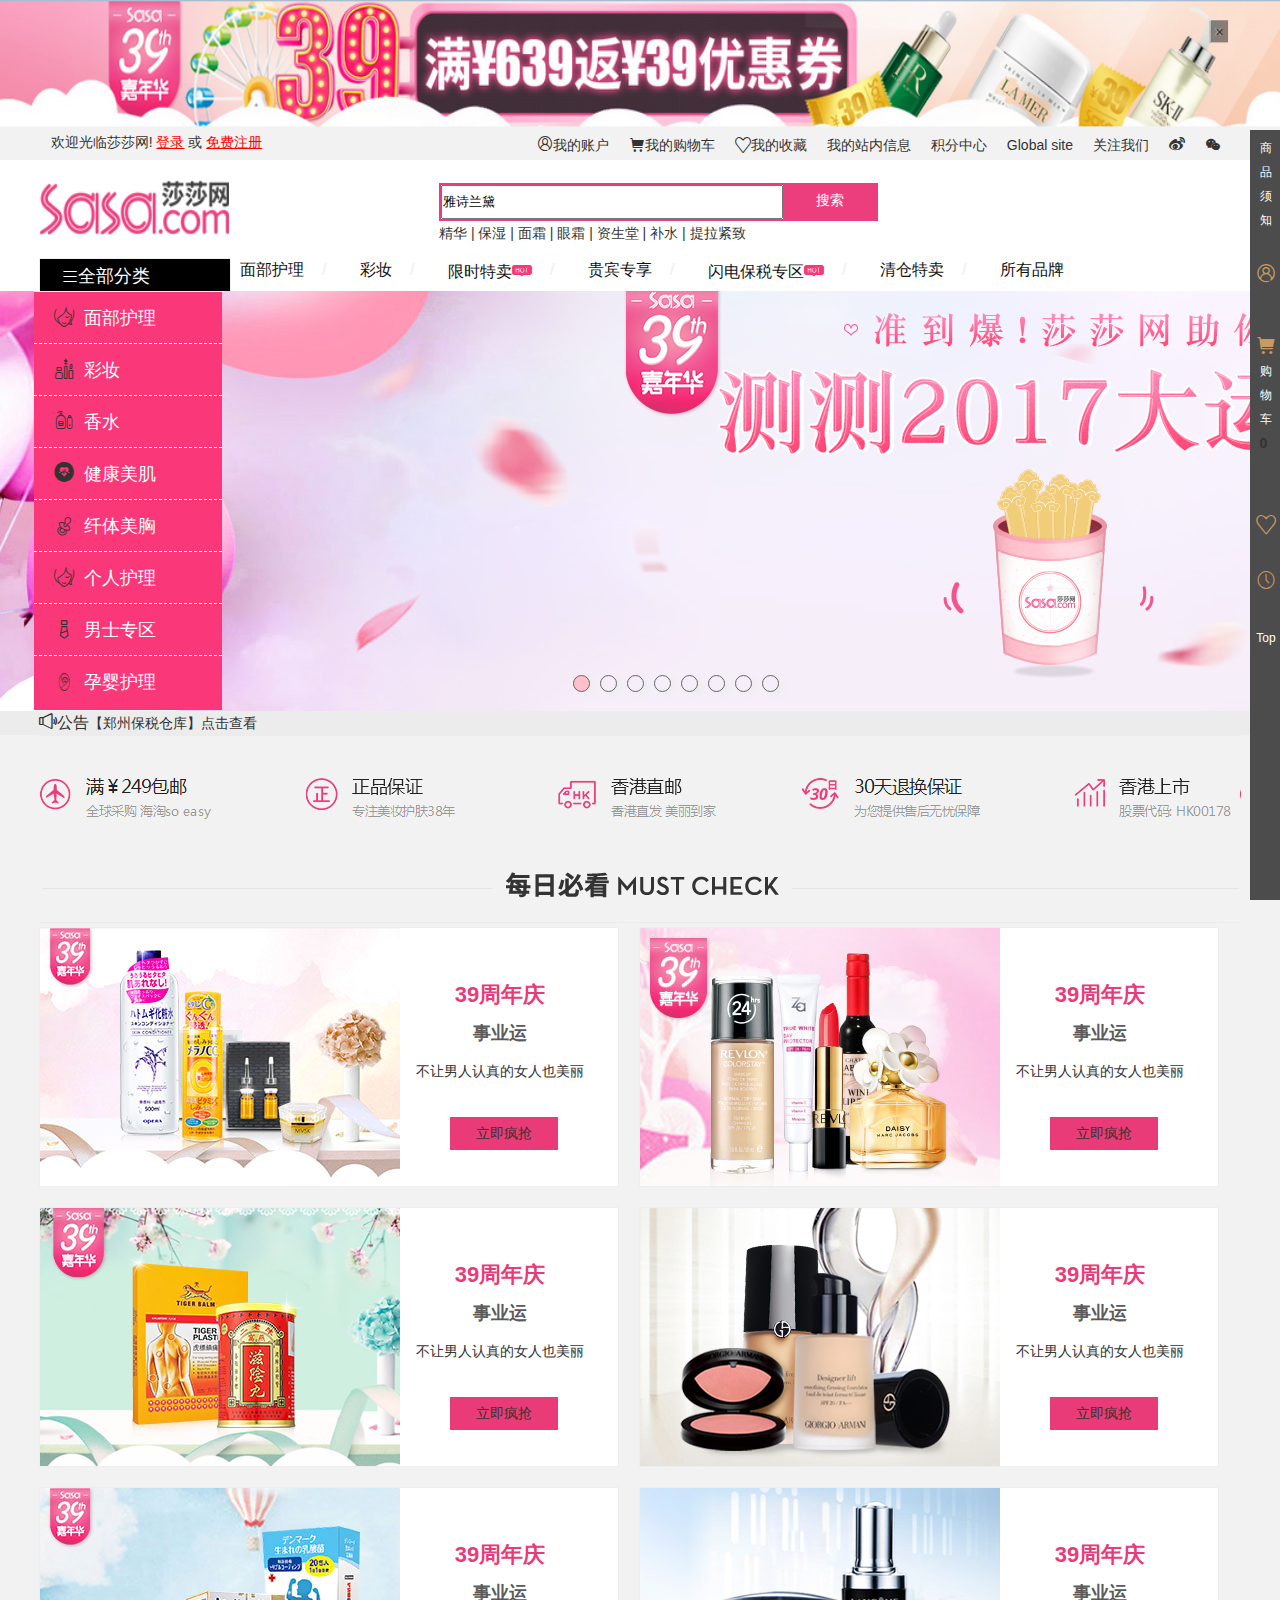
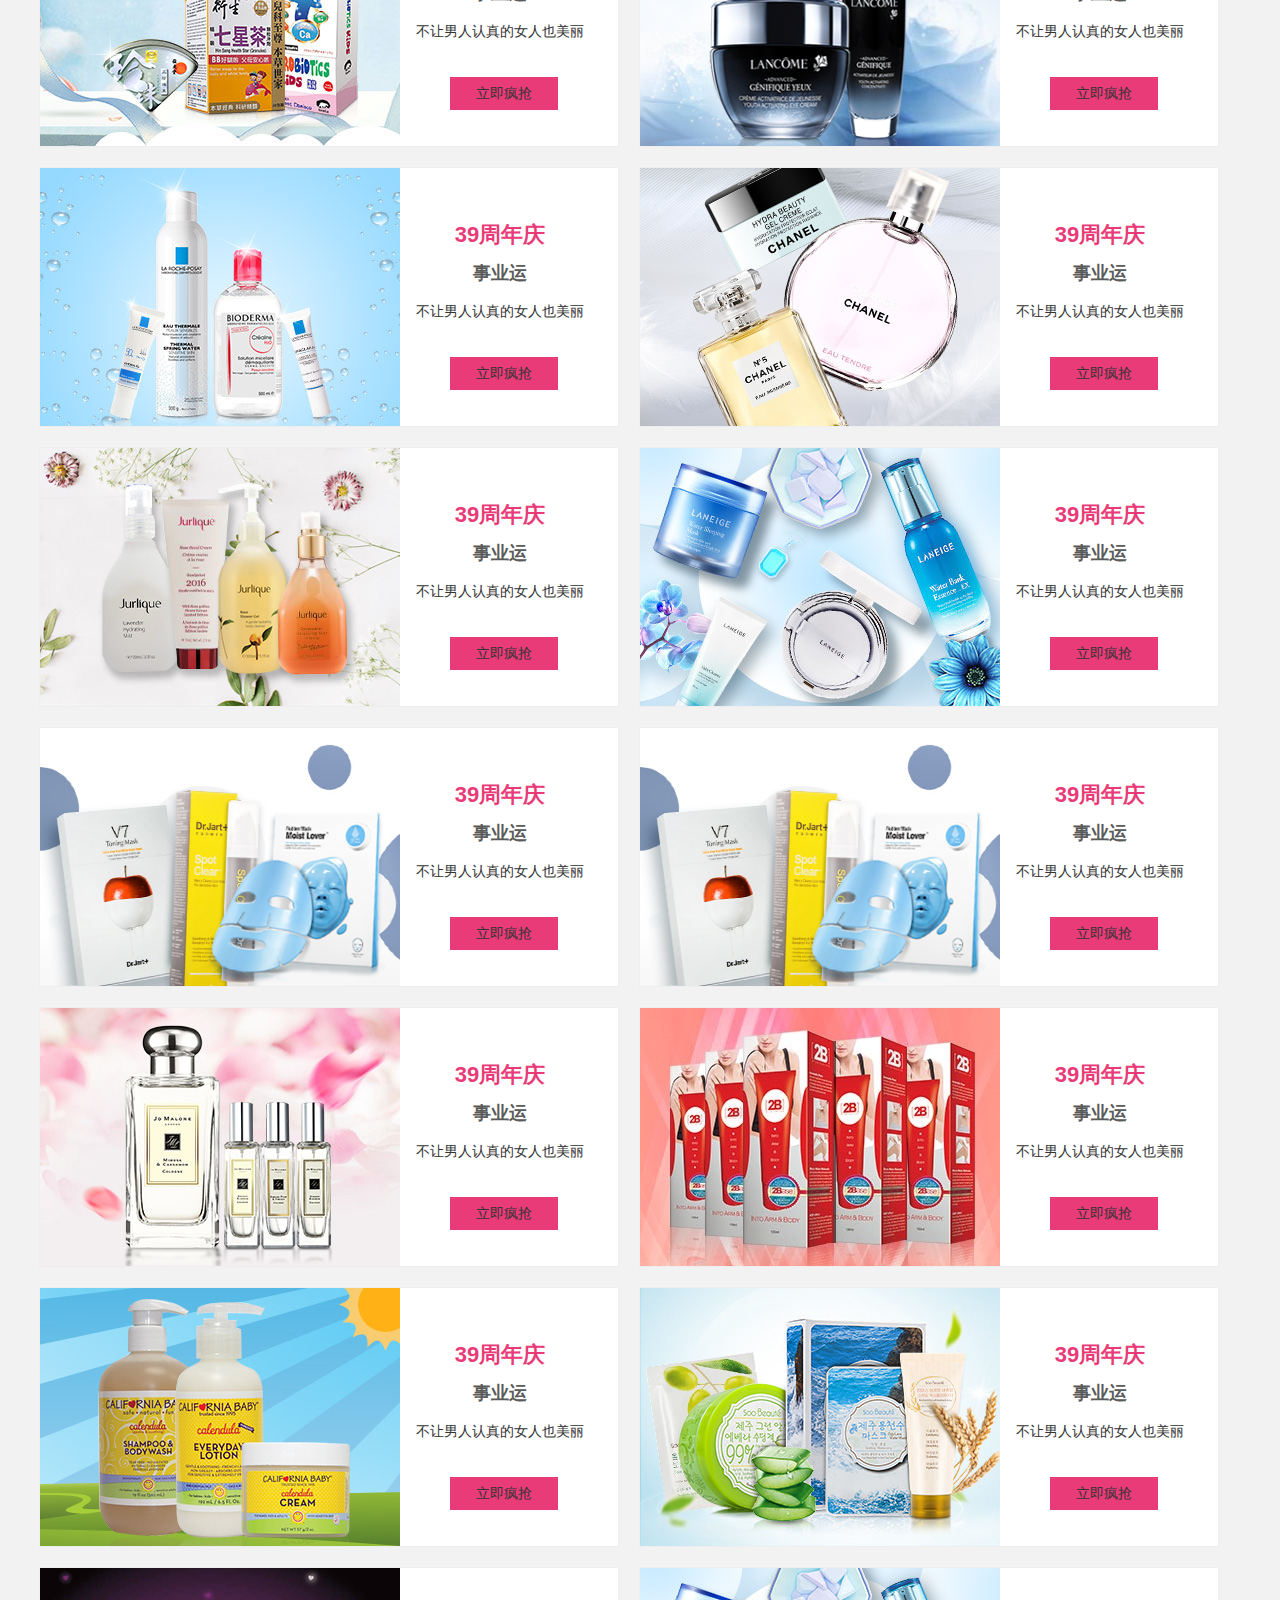
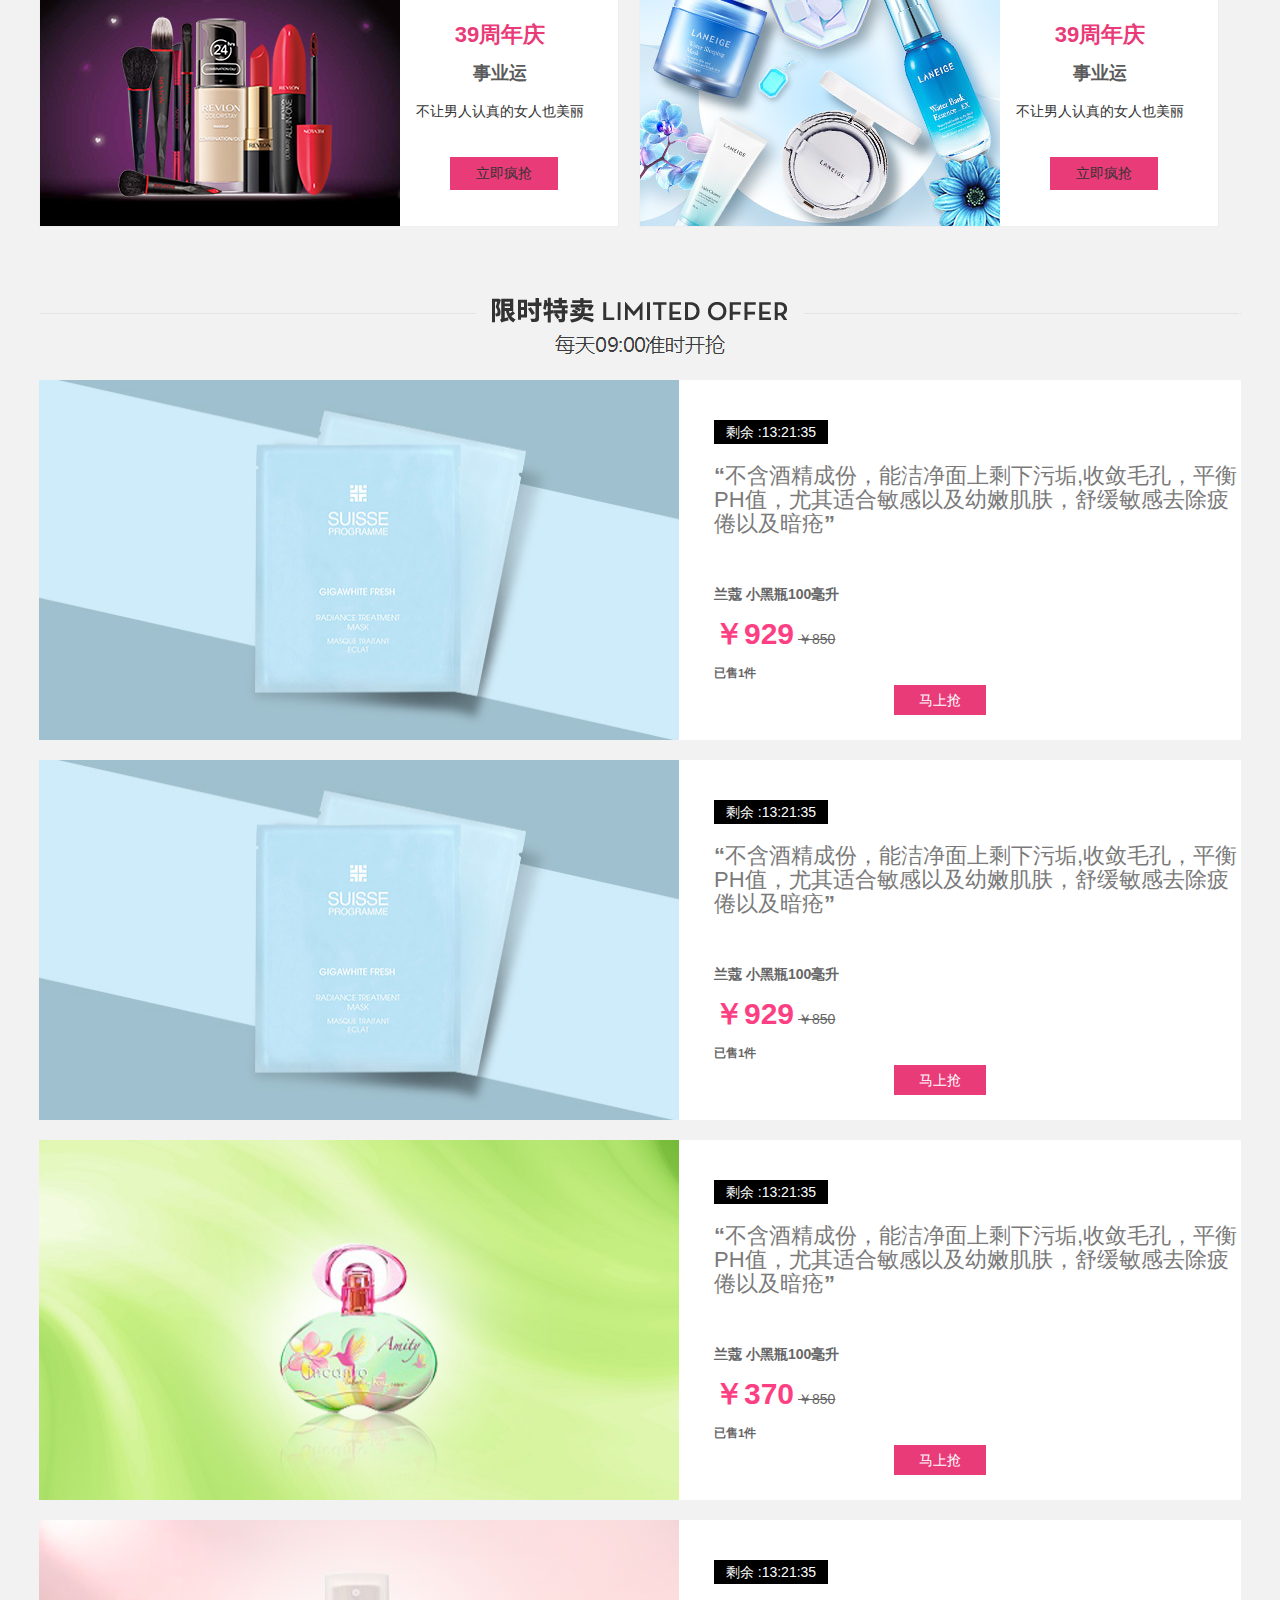
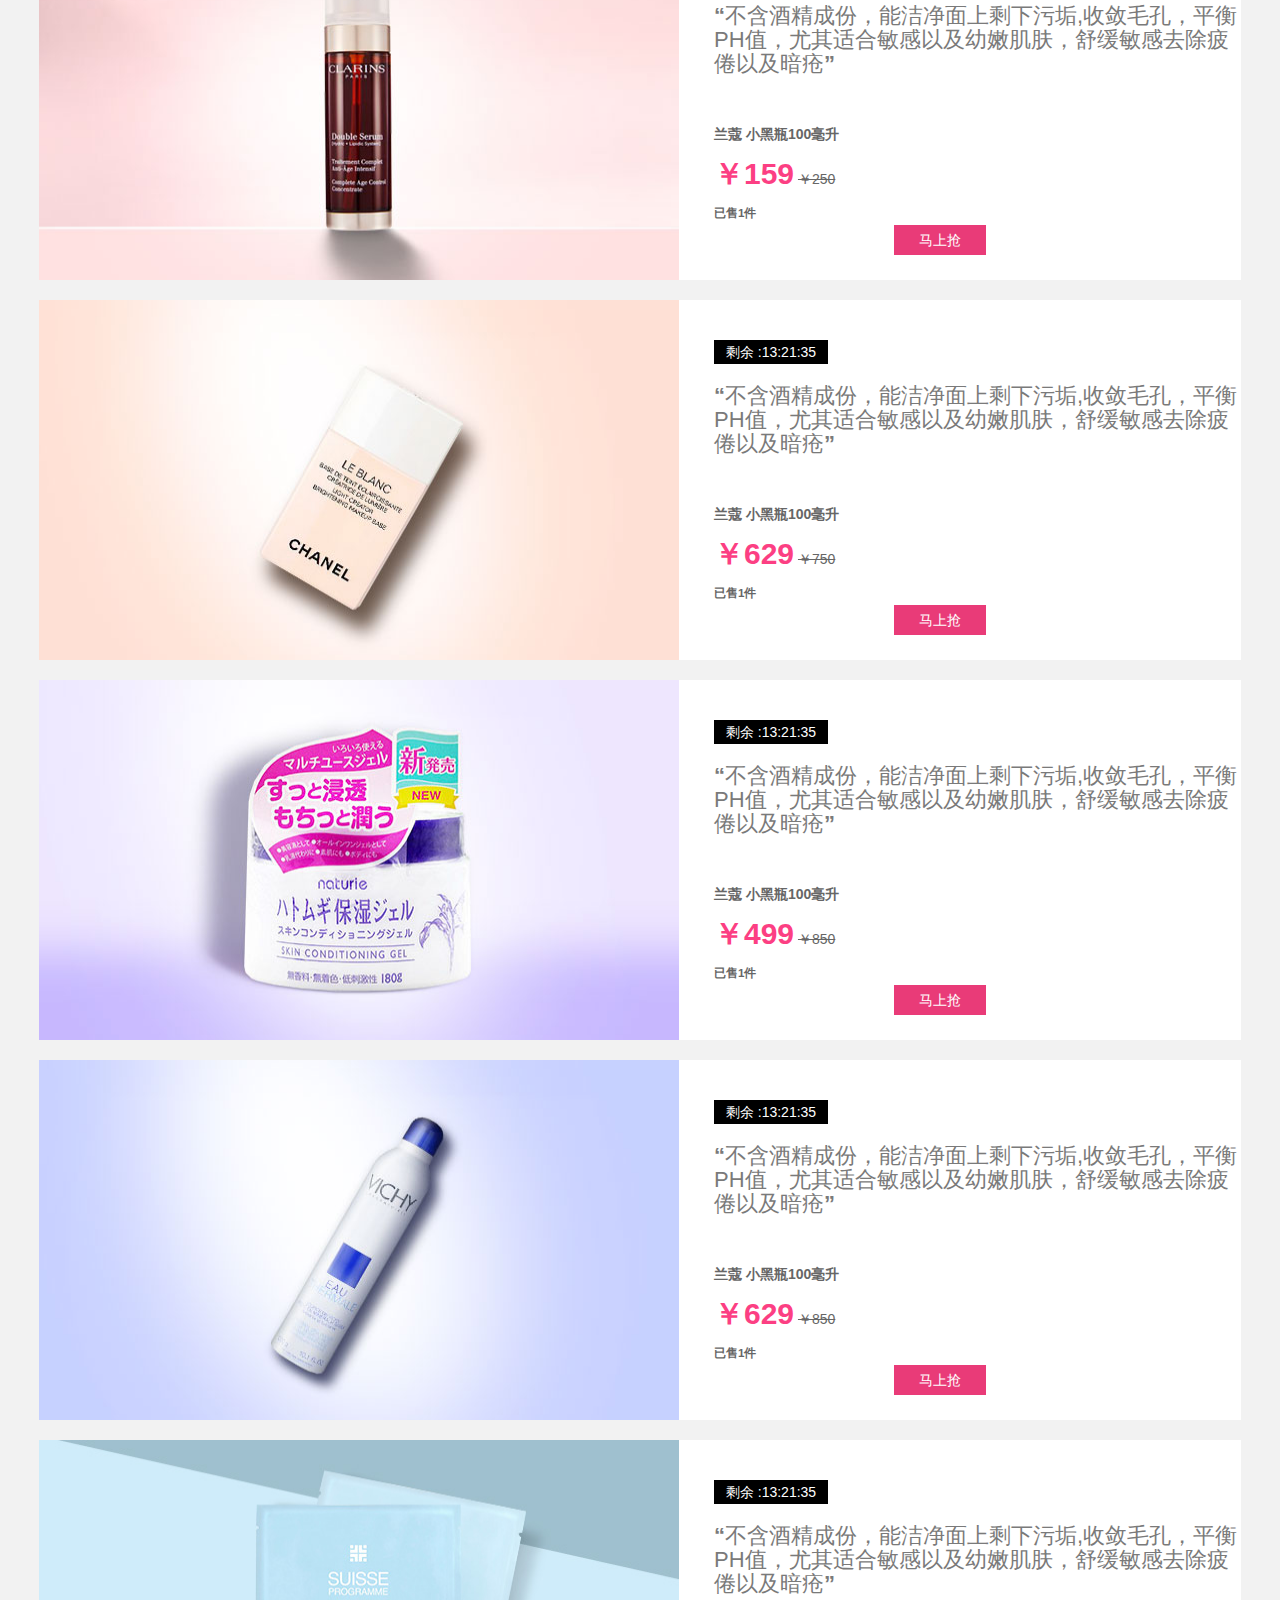
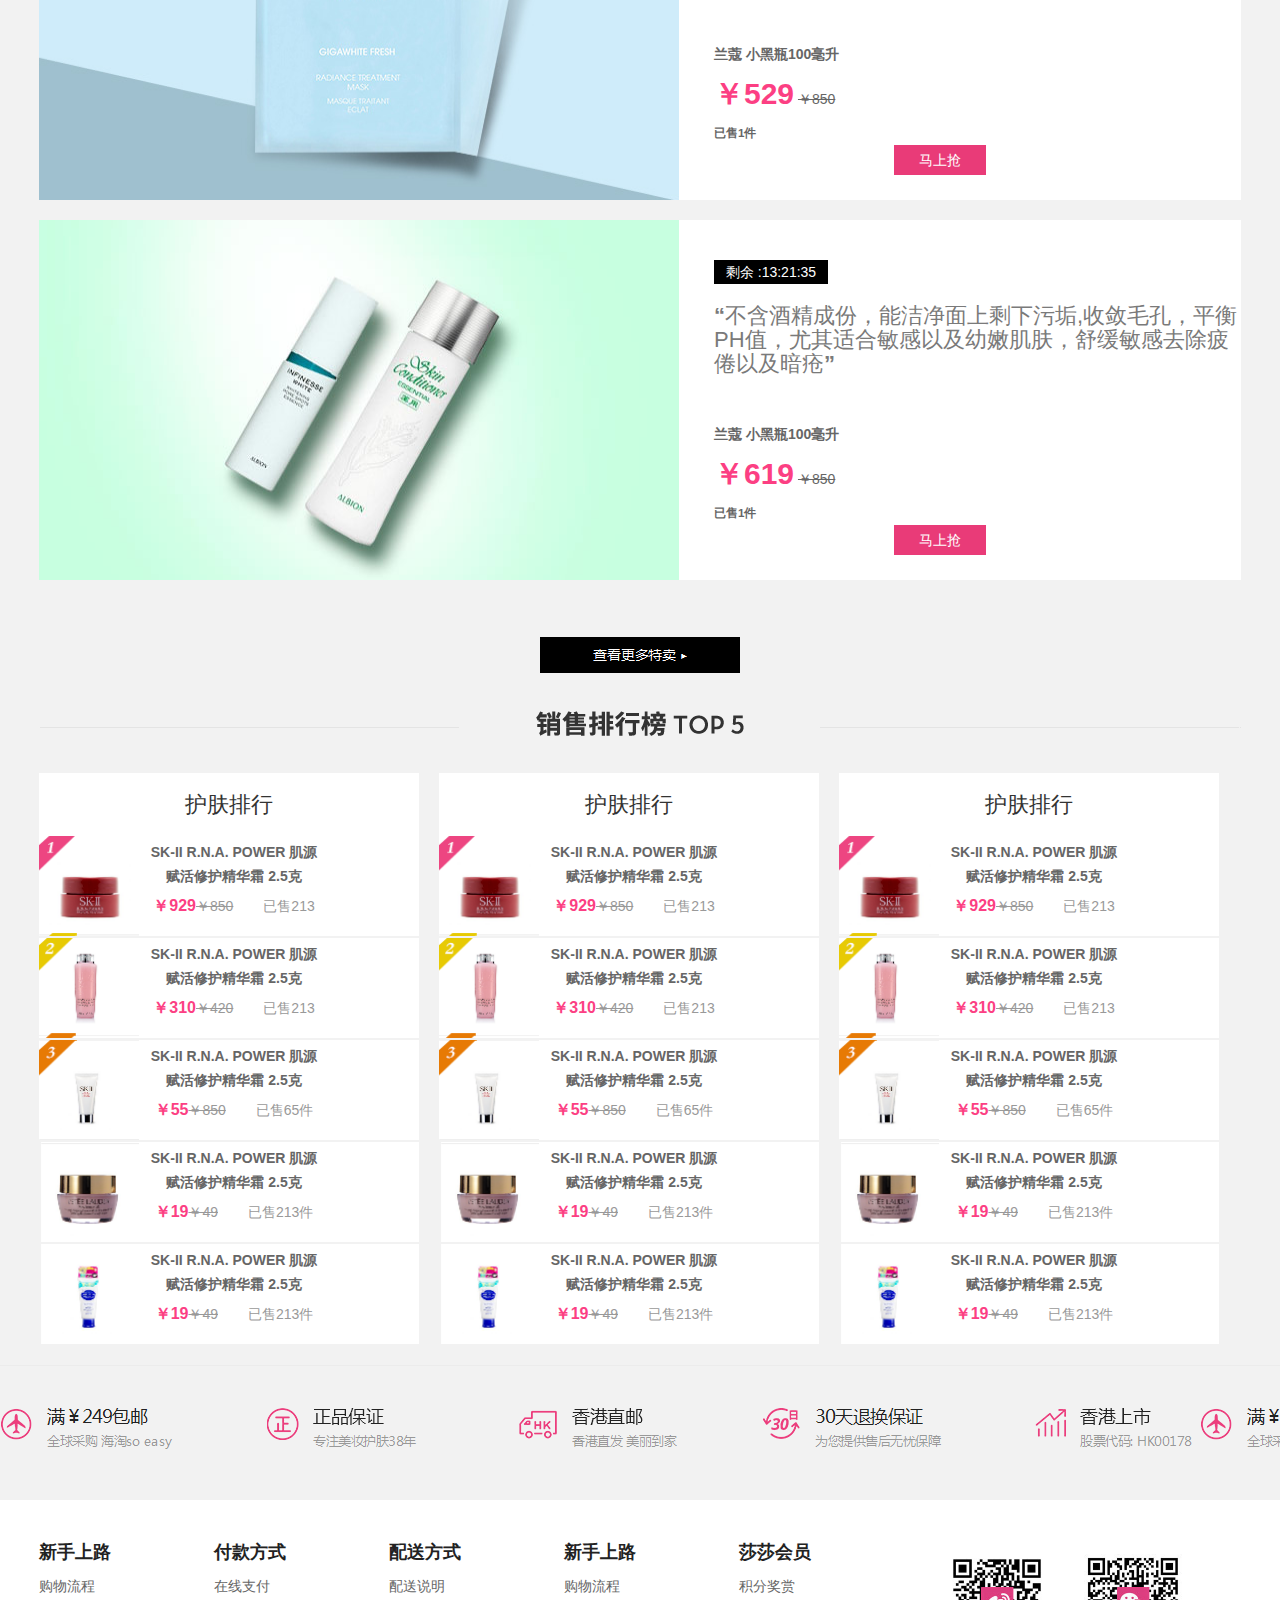
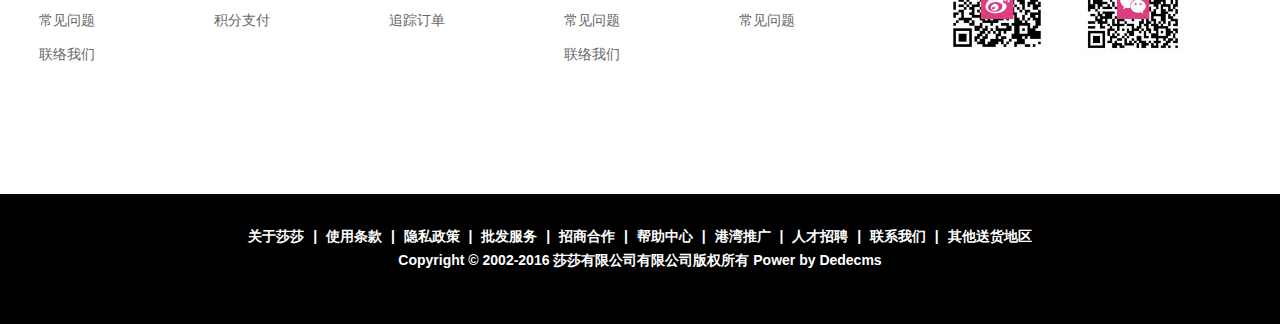
<file: 莎莎案例/index.html>
<!DOCTYPE html>
<html lang="en">
<head>
    <meta charset="UTF-8">
    <title>莎莎官网</title>
    <link rel="stylesheet" href="css/style.css">
    <link rel="stylesheet" type="text/css" href="css/iconfont/iconfont.css" />
    <link rel="stylesheet" type="text/css" href="css/index.css" />
    <script type="text/javascript" src="js/jquery-1.11.3.js"></script>
    <script src="js/ajax2.js"></script>
    <script type="text/javascript" src="js/common.js"></script>
    <script type="text/javascript" src='js/yuansheng.js'></script>

    <script type="text/javascript" src='js/index.js'></script>
    <script type="text/javascript" src="js/lunbo.js"></script>
    
</head>
<body>
 <ul class="gw">
 <li><p>购物车</p><span>×</span></li>
 <li><p>购物车中还没商品，赶紧选购吧！</p></li>

   
 </ul>
 <div class="ss-bar">
   <div><a href="">选购海外商品须知</a></div>
   <div id="second"><a href="login.html"><i class="iconfont icon-wodezhanghu"></i></a><span>我的账户</span></div>
   <div id="third"><a href=""><i class="iconfont icon-gouwuche"></i>购物车</a><b>0</b></div>
   <div><a href="javascript:;"><i class="iconfont  icon-wodeshoucang"></i></a>

   </div>

   <div><a href="javascript:;"><i class="iconfont icon-lishijilu"></i></a></div>
   <div id="top"><a href="javascript:;">Top</a></div>
 </div>
<!-- adv begin -->
   

<div class="adv">
    <div class="adv-top">
        <span>×</span>
    </div>
    <div class="adv-bottom ">
      <div class="layout">

          <div class="adv-l">
           &nbsp;&nbsp; <span>欢迎光临莎莎网!</span>
            <a href="login.html">登录</a> 或 <a href="register.html">免费注册</a>
          </div>
          <div class="adv-r">
          <ul>         
                  <li>
                  
                      <i class='iconfont icon-wodezhanghu'></i>我的账户
                          <ul class="u1">
                            <li><a href="javascript:;">我的积分</a></li>
                            <li><a href="javascript:;">我的订单</a></li>
                            <li><a href="javascript:;">我的优惠卷</a></li>
                            <li><a href="javascript:;">我的收藏</a></li>
                            <li><a href="javascript:;">我的评价</a></li>
                        </ul>  
                  </li>
        
                  <li><a href=""><i class='iconfont icon-gouwuche'></i>我的购物车</a>
                      <ul class="u2">
                         <li><a href="javascript:;">购物车还没有商品</a></li>
                         <li><a href="javascript:;">快去挑你心爱的商品</a></li>
                     </ul> 
                  </li>
                  <li><i class='iconfont icon-wodeshoucang'></i>我的收藏</li>
                  <li>我的站内信息</li>
                  <li>积分中心</li>
                  <li>Global site</li>
                  <li>关注我们</li>
                  <li class='iconfont icon-xinlang'>
                       <ul class="u3">
                          <li><img src='image/33 (1).jpg' height="100" width="100"alt="" /></li>
                      </ul> 
                  </li>
                  <li class='iconfont icon-weixin'>
                     <ul class="u3">
                        <li><img src="image/31.jpg" height="100" width="100" alt="" /></li>
                      </ul>
                  </li>
              </ul>
          </div>
    </div>
  </div>
</div>
<!-- adv over -->
<!-- header begin -->

<div class="header layout">
   <div class="header-top">
        <img src="image/0e937ac6e954f773488d653491492d57f5cb95b8.png" alt="" height="42" width="170" class="logo">
   
        <div class="header-r">
               <div class="search">
                    <input type="text" value="雅诗兰黛" id="inpt" />
                     <ul></ul>
                    <span>搜索</span>
               </div>
               <div class="hot">
               <p><a href="#">精华</a> | <a href="#">保湿</a> | <a href="#">面霜</a> | <a href="#">眼霜</a> | <a href="#">资生堂</a> | <a href="#">补水</a> | <a href="#">提拉紧致</a></p>
               </div>
         </div>
   </div>
   <div class="header-b layout">
    <div class="header-left" ><i class='iconfont icon-fenlei'></i>全部分类</div>
       <ul class="nav">
         <li><a href="javascript:;">面部护理</a></li>
         <li><a class="sep" href="javascript:;">/</a></li>
         <li><a href="javascript:;">彩妆</a></li>
         <li><a class="sep" href="javascript:;">/</a></li>
         <li><a href="javascript:;">限时特卖<i class='iconfont icon-hot'></i></a></li>
         <li><a class="sep" href="javascript:;">/</a></li>
         <li><a href="javascript:;">贵宾专享</a></li>
         <li><a class="sep" href="javascript:;">/</a></li>
         <li><a href="javascript:;">闪电保税专区<i class='iconfont icon-hot'></i></a></li>
         <li><a class="sep" href="javascript:;">/</a></li>
         <li><a href="javascript:;">清仓特卖</a></li>
         <li><a  class="sep" href="javascript:;">/</a></li>
         <li class="last"><a href="javascript:;">所有品牌</a>
         <ul>
        <li><a href="javascript:;">热门品牌</a></li>
         <li><a href="javascript:;">森田药妆 SAM TIN</a></li>
         <li><a href="javascript:;">希思黎 Sisley</a></li>
         <li><a href="javascript:;">雅诗兰黛 Estee Lauder</a></li>
         <li><a href="javascript:;">兰蔻  Lancome</a></li>
         <li><a href="javascript:;">SK-II </a></li>
         <li><a href="javascript:;">资生堂 Kose</a></li>
         <li><a href="javascript:;">高丝 Shiseido</a></li>
         <li class="last"><a href="javascript:;">雅漾 Anvene</a></li> 
        </ul> 
         </li>
       </ul>
   </div>
   
</div>
<!-- header over -->
<!-- banner begin -->
<div class="banner">
    <ul class="banner-c">
        <li class="first"><i class='iconfont icon-fenlei'></i><a href="">全部分类</a></li>
        <li ><i class='iconfont icon-iconfontmianbuhuli'></i><a href="">面部护理</a>
            <div class="jimian cm">
               <dl>
                   <dt>洁面/磨砂</dt>
                   <dd><a href="">洁面泡沫</a><a href="">洁面摩斯</a><a href="">洁面啫喱</a><a href="">洗面奶</a></dd>
                   <dd><a href="">洁面皂</a><a href="">洁面粉</a><a href="">磨砂膏</a><a href="">磨砂啫喱</a></dd>
               </dl>
               <dl>
                   <dt>眼部/唇部/颈部护理</dt>
                    <dd><a href="">洁面泡沫</a><a href="">洁面摩斯</a><a href="">洁面啫喱</a><a href="">洗面奶</a></dd>
                   <dd><a href="">洁面皂</a><a href="">洁面粉</a><a href="">磨砂膏</a><a href="">磨砂啫喱</a></dd>
               </dl>
               <dl>
                  <dt>面膜</dt>
                  <dd><a href="">面膜贴</a><a href="">水洗面膜</a><a href="">面膜贴</a></dd>
              </dl>
              <dl>
                  <dt>防晒护理</dt>
                  <dd><a href="">面膜贴</a><a href="">水洗面膜</a><a href="">睡眠面膜</a></dd>
              </dl>
              <dl>
                  <dt>暗疮护理</dt>
                  <dd><a href="">面膜贴</a><a href="">水洗面膜</a><a href="">睡眠面膜</a></dd>
              </dl>
               <dl>
                <dt>精华</dt>
                <dd><a href="">面膜贴</a> <a href="">水洗面膜</a><a href="">睡眠面膜</a></dd>
              </dl>
           </div>
        </li>
        <li><i class='iconfont icon-caizhuang'></i><a href="">彩妆</a>
           <div class="caizhuang">
               <dl>
                   <dt>面部彩妆</dt>
                   <dd><a href="">隔离霜</a><a href="">粉底</a><a href="">遮瑕</a><a href="">BB霜</a></dd>      
               </dl>
               <dl>
                   <dt>眼部彩妆</dt>
                    <dd><a href="">眉笔/眉粉</a><a href="">眼线</a><a href="">洁面膏</a></dd>          
               </dl>
               <dl>
                  <dt>其他</dt>
                  <dd><a href="">美唇</a><a href="">彩妆盒</a><a href="">化妆棉</a><a href="">美甲</a></dd>
              </dl>
           </div>
        </li>
        <li><i class='iconfont icon-caihu'></i><a href="">香水</a>
         <div class="xiangshui cm">
               <dl>
                   <dt>香水</dt>
                   <dd><a href="">女士香水</a><a href="">男士香水</a><a href="">香水套装</a><a href="">香水工具</a></dd>      
               </dl>              
         </div>
        </li>
        <li><i class='iconfont icon-jiankang'></i><a href="">健康美肌</a>
          <div class="jkmj cm">
               <dl>
                   <dt>美肌</dt>
                   <dd><a href="">女士香水</a><a href="">男士香水</a><a href="">香水套装</a><a href="">香水工具</a></dd> 
                   <dd><a href="">天然草药</a></dd>     
               </dl>              
         </div>
        </li>
        <li><i class='iconfont icon-yunyinghuli'></i><a href="">纤体美胸</a>
            <div class="qtmx cm">
              <dl>
                  <dt>美胸</dt>
                  <dd><a href="">女士香水</a><a href="">男士香水</a><a href="">香水套装</a><a href="">香水工具</a></dd> 
                  <dd><a href="">天然草药</a></dd>     
              </dl>              
            </div>
        </li>
        <li><i class='iconfont icon-iconfontmianbuhuli'></i><a href="">个人护理</a>
           <div class="own-care cm">
             <dl>
                 <dt>个人</dt>
                 <dd><a href="">女士香水</a><a href="">男士香水</a><a href="">香水套装</a><a href="">香水工具</a></dd> 
                 <dd><a href="">天然草药</a></dd>     
             </dl>              
       </div>  
        </li>
        <li><i class='iconfont icon-nanshizhuanqu'></i><a href="">男士专区</a>
          <div class="man-area cm">
                <dl>
                    <dt>男士</dt>
                    <dd><a href="">女士香水</a><a href="">男士香水</a><a href="">香水套装</a><a href="">香水工具</a></dd> 
                    <dd><a href="">天然草药</a></dd>     
                </dl>              
          </div> 
        </li>
        <li><i class='iconfont icon-yunyingzhuanqu'></i><a href="">孕婴护理</a>
          <div class="baby-care cm">
               <dl>
                   <dt>孕婴</dt>
                   <dd><a href="">女士香水</a><a href="">男士香水</a><a href="">香水套装</a><a href="">香水工具</a></dd> 
                   <dd><a href="">天然草药</a></dd>     
               </dl>              
         </div> 
        </li>
    </ul>
    <div class="box">
         <ul class="ss-imglist">
              <li><a href="javascript:;"><img src="image/45.jpg"  alt=""></a></li>
              <li><a href="javascript:;"><img src="image/42.jpg"  alt=""></a></li>
              <li><a href="javascript:;"><img src="image/51.jpg" alt=""></a></li>
              <li><a href="javascript:;"><img src="image/44.jpg" alt=""></a></li>
              <li><a href="javascript:;"><img src="image/51.jpg" alt=""></a></li>
              <li><a href="javascript:;"><img src="image/42.jpg" alt=""></a></li>
              <li><a href="javascript:;"><img src="image/44.jpg" alt=""></a></li>
              <li><a href="javascript:;"><img src="image/51.jpg" alt=""></a></li>
         </ul>
           <div class='ss-page'>
                 <a href="javascript:;" class="active"></a><a href="javascript:;"></a><a href="javascript:;"></a><a href="javascript:;"></a><a href="javascript:;"></a><a href="javascript:;"></a><a href="javascript:;"></a><a href="javascript:;"></a>
           </div>
     


    </div>
</div>
<!-- banner over -->
<!-- inf bengin -->
<div class="inf">
    <div class="layout">
   <i class='iconfont icon-laba'>公告</i><a>【郑州保税仓库】点击查看</a>
</div>
<!-- inf over -->
</div>
<!-- contain bengin -->
<div class="contain">
     <div class=" promise layout"></div>   
     <div class=" see-first layout">
         <dl class=" commom ">
             <dt><img src="image/2.jpg" ></dt>
             <dt id='test' >
               <h1>39周年庆</h1>
               <h3>事业运</h3>
               <p>不让男人认真的女人也美丽</p>
               <a href="javascript:;">立即疯抢</a>
             </dt>
          </dl>
           <dl class=" commom ">
             <dt><img src="image/3.jpg" ></dt>
             <dd  id='test'>
               <h1>39周年庆</h1>
               <h3>事业运</h3>
               <p>不让男人认真的女人也美丽</p>
               <a href="javascript:;">立即疯抢</a>
             </dd>
          </dl>
           <dl class=" commom ">
             <dt><img src="image/4.jpg" ></dt>
             <dd  id='test'>
               <h1>39周年庆</h1>
               <h3>事业运</h3>
               <p>不让男人认真的女人也美丽</p>
               <a href="javascript:;">立即疯抢</a>
             </dd>
          </dl>
           <dl class=" commom ">
             <dt><img src="image/5.jpg" ></dt>
             <dd  id='test'>
               <h1>39周年庆</h1>
               <h3>事业运</h3>
               <p>不让男人认真的女人也美丽</p>
               <a href="javascript:;">立即疯抢</a>
             </dd>
          </dl>
           <dl class=" commom ">
             <dt><img src="image/6.jpg" ></dt>
             <dd  id='test'>
               <h1>39周年庆</h1>
               <h3>事业运</h3>
               <p>不让男人认真的女人也美丽</p>
               <a href="javascript:;">立即疯抢</a>
             </dd>
          </dl>
           <dl class=" commom ">
             <dt><img src="image/7.jpg" ></dt>
             <dd  id='test'>
               <h1>39周年庆</h1>
               <h3>事业运</h3>
               <p>不让男人认真的女人也美丽</p>
               <a href="javascript:;">立即疯抢</a>
             </dd>
          </dl>
           <dl class=" commom ">
             <dt><img src="image/8.jpg" ></dt>
             <dd  id='test'>
               <h1>39周年庆</h1>
               <h3>事业运</h3>
               <p>不让男人认真的女人也美丽</p>
               <a href="javascript:;">立即疯抢</a>
             </dd>
          </dl>
             <dl class=" commom ">
             <dt><img src="image/9.jpg" ></dt>
             <dd  id='test'>
             <h1>39周年庆</h1>
               <h3>事业运</h3>
               <p>不让男人认真的女人也美丽</p>
               <a href="javascript:;">立即疯抢</a>
             </dd>
          </dl>
           <dl class=" commom ">
             <dt><img src="image/10.jpg" ></dt>
             <dd  id='test'>
               <h1>39周年庆</h1>
               <h3>事业运</h3>
               <p>不让男人认真的女人也美丽</p>
               <a href="javascript:;">立即疯抢</a>
             </dd>
          </dl>
           <dl class=" commom ">
             <dt><img src="image/11.jpg" ></dt>
             <dd  id='test'>
               <h1>39周年庆</h1>
               <h3>事业运</h3>
               <p>不让男人认真的女人也美丽</p>
               <a href="javascript:;">立即疯抢</a>
             </dd>
          </dl>
           <dl class=" commom ">
             <dt><img src="image/12.jpg" ></dt>
             <dd  id='test'>
               <h1>39周年庆</h1>
               <h3>事业运</h3>
               <p>不让男人认真的女人也美丽</p>
               <a href="javascript:;">立即疯抢</a>
             </dd>
          </dl>
           <dl class=" commom ">
             <dt><img src="image/13.jpg" ></dt>
             <dd  id='test'>
               <h1>39周年庆</h1>
               <h3>事业运</h3>
               <p>不让男人认真的女人也美丽</p>
               <a href="javascript:;">立即疯抢</a>
             </dd>
          </dl>
           <dl class=" commom ">
             <dt><img src="image/14.jpg" ></dt>
             <dd  id='test'>
               <h1>39周年庆</h1>
               <h3>事业运</h3>
               <p>不让男人认真的女人也美丽</p>
               <a href="javascript:;">立即疯抢</a>
             </dd>
          </dl>
           <dl class=" commom ">
             <dt><img src="image/16.jpg" ></dt>
             <dd  id='test'>
               <h1>39周年庆</h1>
               <h3>事业运</h3>
               <p>不让男人认真的女人也美丽</p>
               <a href="javascript:;">立即疯抢</a>
             </dd>
          </dl>
           <dl class=" commom ">
             <dt><img src="image/17.jpg" ></dt>
             <dd  id='test'>
               <h1>39周年庆</h1>
               <h3>事业运</h3>
               <p>不让男人认真的女人也美丽</p>
               <a href="javascript:;">立即疯抢</a>
             </dd>
          </dl>
           <dl class=" commom ">
             <dt><img src="image/18.jpg" ></dt>
             <dd  id='test'>
               <h1>39周年庆</h1>
               <h3>事业运</h3>
               <p>不让男人认真的女人也美丽</p>
               <a href="javascript:;">立即疯抢</a>
             </dd>
          </dl>
           <dl class=" commom ">
             <dt><img src="image/19.jpg" ></dt>
             <dd  id='test'>
               <h1>39周年庆</h1>
               <h3>事业运</h3>
               <p>不让男人认真的女人也美丽</p>
               <a href="javascript:;">立即疯抢</a>
             </dd>
          </dl>
           <dl class=" commom ">
             <dt><img src="image/11.jpg" ></dt>
             <dd  id='test'>
               <h1>39周年庆</h1>
               <h3>事业运</h3>
               <p>不让男人认真的女人也美丽</p>
               <a href="javascript:;">立即疯抢</a>
             </dd>
          </dl>
      </div>
 </div>
 <!-- contain over -->
 <!-- limit-buy bengin --> 
  <div class="limit-buy">
      <div class="limt-top layout"></div>
      <div class="limt-product layout">
          <dl class="limit-com">
            <dt><img src="image/54.jpg" height="360" width="640" alt="" /></dt>
            <dd>
               <div class="daojishi" id="daojishi"></div>
              <h1><b>“</b>不含酒精成份，能洁净面上剩下污垢,收敛毛孔，平衡PH值，尤其适合敏感以及幼嫩肌肤，舒缓敏感去除疲倦以及暗疮<b>”</b></h1>
              <h4>兰蔻 小黑瓶100毫升</h4>
               <p><a href="">￥929</a> <span>￥850</span></p>
               <h5>已售1件</h5>
               <a class='rob'href="">马上抢</a>
            </dd>
          </dl>
          <dl class="limit-com">
            <dt><img src="image/54.jpg" height="360" width="640" alt="" /></dt>
            <dd>
               <div class="daojishi" id="daojishi"></div>
              <h1><b>“</b>不含酒精成份，能洁净面上剩下污垢,收敛毛孔，平衡PH值，尤其适合敏感以及幼嫩肌肤，舒缓敏感去除疲倦以及暗疮<b>”</b></h1>
              <h4>兰蔻 小黑瓶100毫升</h4>
               <p><a href="">￥929</a> <span>￥850</span></p>
               <h5>已售1件</h5>
               <a class='rob'href="">马上抢</a>
            </dd>
          </dl>
          <dl class="limit-com">
            <dt><img src="image/55.jpg"  alt="" /></dt>
            <dd>
               <div class="daojishi" id="daojishi"></div>
              <h1><b>“</b>不含酒精成份，能洁净面上剩下污垢,收敛毛孔，平衡PH值，尤其适合敏感以及幼嫩肌肤，舒缓敏感去除疲倦以及暗疮<b>”</b></h1>
              <h4>兰蔻 小黑瓶100毫升</h4>
               <p><a href="">￥370</a> <span>￥850</span></p>
               <h5>已售1件</h5>
               <a class='rob'href="">马上抢</a>
            </dd>
          </dl>
          <dl class="limit-com">
            <dt><img src="image/56.jpg"  alt="" /></dt>
            <dd>
               <div class="daojishi" id="daojishi"></div>
              <h1><b>“</b>不含酒精成份，能洁净面上剩下污垢,收敛毛孔，平衡PH值，尤其适合敏感以及幼嫩肌肤，舒缓敏感去除疲倦以及暗疮<b>”</b></h1>
              <h4>兰蔻 小黑瓶100毫升</h4>
               <p><a href="">￥159</a> <span>￥250</span></p>
               <h5>已售1件</h5>
               <a class='rob'href="">马上抢</a>
            </dd>
          </dl>
          <dl class="limit-com">
            <dt><img src="image/57.jpg"  alt="" /></dt>
            <dd>
               <div class="daojishi" id="daojishi"></div>
              <h1><b>“</b>不含酒精成份，能洁净面上剩下污垢,收敛毛孔，平衡PH值，尤其适合敏感以及幼嫩肌肤，舒缓敏感去除疲倦以及暗疮<b>”</b></h1>
              <h4>兰蔻 小黑瓶100毫升</h4>
               <p><a href="">￥629</a> <span>￥750</span></p>
               <h5>已售1件</h5>
               <a class='rob'href="">马上抢</a>
            </dd>
          </dl>
          <dl class="limit-com">
            <dt><img src="image/58.jpg" alt="" /></dt>
            <dd>
               <div class="daojishi" id="daojishi"></div>
              <h1><b>“</b>不含酒精成份，能洁净面上剩下污垢,收敛毛孔，平衡PH值，尤其适合敏感以及幼嫩肌肤，舒缓敏感去除疲倦以及暗疮<b>”</b></h1>
              <h4>兰蔻 小黑瓶100毫升</h4>
               <p><a href="">￥499</a> <span>￥850</span></p>
               <h5>已售1件</h5>
               <a class='rob'href="">马上抢</a>
            </dd>
          </dl>
          <dl class="limit-com">
            <dt><img src="image/59.jpg" alt="" /></dt>
            <dd>
               <div class="daojishi" id="daojishi"></div>
              <h1><b>“</b>不含酒精成份，能洁净面上剩下污垢,收敛毛孔，平衡PH值，尤其适合敏感以及幼嫩肌肤，舒缓敏感去除疲倦以及暗疮<b>”</b></h1>
              <h4>兰蔻 小黑瓶100毫升</h4>
               <p><a href="">￥629</a> <span>￥850</span></p>
               <h5>已售1件</h5>
               <a class='rob'href="">马上抢</a>
            </dd>
          </dl>
           <dl class="limit-com">
            <dt><img src="image/54.jpg" height="360" width="640" alt="" /></dt>
            <dd>
               <div class="daojishi" id="daojishi"></div>
              <h1><b>“</b>不含酒精成份，能洁净面上剩下污垢,收敛毛孔，平衡PH值，尤其适合敏感以及幼嫩肌肤，舒缓敏感去除疲倦以及暗疮<b>”</b></h1>
              <h4>兰蔻 小黑瓶100毫升</h4>
               <p><a href="">￥529</a> <span>￥850</span></p>
               <h5>已售1件</h5>
               <a class='rob'href="">马上抢</a>
            </dd>
          </dl>
            <dl class="limit-com">
            <dt><img src="image/60.jpg" height="360" width="640" alt="" /></dt>
            <dd>
               <div class="daojishi" id="daojishi"></div>
              <h1><b>“</b>不含酒精成份，能洁净面上剩下污垢,收敛毛孔，平衡PH值，尤其适合敏感以及幼嫩肌肤，舒缓敏感去除疲倦以及暗疮<b>”</b></h1>
              <h4>兰蔻 小黑瓶100毫升</h4>
               <p><a href="">￥619</a> <span>￥850</span></p>
               <h5>已售1件</h5>
               <a class='rob'href="">马上抢</a>
            </dd>
          </dl>    
      </div>
  </div>
<!-- limit-buy bengin -->
<!-- sales-hot bengin -->  
<div class='sales-hot'>
           <div class="sales-hot-t layout"></div>  
    <div class="layout">
        <div class="sales-hot-b ">  
              <p>护肤排行</p>  
              <dl>
                <dt><img src="image/56.png"  alt="" /></dt>
                <dd>
                    <h3>SK-II R.N.A. POWER 肌源赋活修护精华霜 2.5克</h3>
                    <p><a href="">￥929</a><u>￥850</u><span>已售213件</span></p>           
                </dd>
              </dl>
               <dl>
                <dt><img src="image/58.png"  alt="" /></dt>
                <dd>
                    <h3>SK-II R.N.A. POWER 肌源赋活修护精华霜 2.5克</h3>
                    <p><a href="">￥310</a><u>￥420</u><span>已售213件</span></p>           
                </dd>
              </dl>
               <dl>
                <dt><img src="image/57.png"  alt="" /></dt>
                <dd>
                    <h3>SK-II R.N.A. POWER 肌源赋活修护精华霜 2.5克</h3>
                    <p><a href="">￥55</a><u>￥850</u><span>已售65件</span></p>           
                </dd>
              </dl>
              </dl>
               <dl>
                <dt><img src="image/59.png"  alt="" /></dt>
                <dd>
                    <h3>SK-II R.N.A. POWER 肌源赋活修护精华霜 2.5克</h3>
                    <p><a href="">￥19</a><u>￥49</u><span>已售213件</span></p>           
                </dd>
              </dl>
               <dl>
                <dt><img src="image/60.png"  alt="" /></dt>
                <dd>
                    <h3>SK-II R.N.A. POWER 肌源赋活修护精华霜 2.5克</h3>
                    <p><a href="">￥19</a><u>￥49</u><span>已售213件</span></p>           
                </dd>
              </dl>
        </div>  
         <div class="sales-hot-b ">  
              <p>护肤排行</p>  
              <dl>
                <dt><img src="image/56.png"  alt="" /></dt>
                <dd>
                    <h3>SK-II R.N.A. POWER 肌源赋活修护精华霜 2.5克</h3>
                    <p><a href="">￥929</a><u>￥850</u><span>已售213件</span></p>           
                </dd>
              </dl>
               <dl>
                <dt><img src="image/58.png"  alt="" /></dt>
                <dd>
                    <h3>SK-II R.N.A. POWER 肌源赋活修护精华霜 2.5克</h3>
                    <p><a href="">￥310</a><u>￥420</u><span>已售213件</span></p>           
                </dd>
              </dl>
               <dl>
                <dt><img src="image/57.png"  alt="" /></dt>
                <dd>
                    <h3>SK-II R.N.A. POWER 肌源赋活修护精华霜 2.5克</h3>
                    <p><a href="">￥55</a><u>￥850</u><span>已售65件</span></p>           
                </dd>
              </dl>
               <dl>
                <dt><img src="image/59.png"  alt="" /></dt>
                <dd>
                    <h3>SK-II R.N.A. POWER 肌源赋活修护精华霜 2.5克</h3>
                    <p><a href="">￥19</a><u>￥49</u><span>已售213件</span></p>           
                </dd>
              </dl>
               <dl>
                <dt><img src="image/60.png"  alt="" /></dt>
                <dd>
                    <h3>SK-II R.N.A. POWER 肌源赋活修护精华霜 2.5克</h3>
                    <p><a href="">￥19</a><u>￥49</u><span>已售213件</span></p>           
                </dd>
              </dl>
        </div>
         <div class="sales-hot-b ">  
              <p>护肤排行</p>  
              <dl>
                <dt><img src="image/56.png"  alt="" /></dt>
                <dd>
                    <h3>SK-II R.N.A. POWER 肌源赋活修护精华霜 2.5克</h3>
                    <p><a href="">￥929</a><u>￥850</u><span>已售213件</span></p>           
                </dd>
              </dl>
               <dl>
                <dt><img src="image/58.png"  alt="" /></dt>
                <dd>
                    <h3>SK-II R.N.A. POWER 肌源赋活修护精华霜 2.5克</h3>
                    <p><a href="">￥310</a><u>￥420</u><span>已售213件</span></p>           
                </dd>
              </dl>
               <dl>
                <dt><img src="image/57.png"  alt="" /></dt>
                <dd>
                    <h3>SK-II R.N.A. POWER 肌源赋活修护精华霜 2.5克</h3>
                    <p><a href="">￥55</a><u>￥850</u><span>已售65件</span></p>           
                </dd>
              </dl>
               <dl>
                <dt><img src="image/59.png"  alt="" /></dt>
                <dd>
                    <h3>SK-II R.N.A. POWER 肌源赋活修护精华霜 2.5克</h3>
                    <p><a href="">￥19</a><u>￥49</u><span>已售213件</span></p>           
                </dd>
              </dl>
               <dl>
                <dt><img src="image/60.png"  alt="" /></dt>
                <dd>
                    <h3>SK-II R.N.A. POWER 肌源赋活修护精华霜 2.5克</h3>
                    <p><a href="">￥19</a><u>￥49</u><span>已售213件</span></p>           
                </dd>
              </dl>
        </div>
    </div>
  
</div>
<!-- sales-hot over -->  
<!-- introduce bengin -->  


<div class="introduce"> 
     <div class="introduce-t "></div>
      <div class="introduce-c layout">
         <ul>
            <li>新手上路</li>
            <li>购物流程</li>
            <li>常见问题</li>
            <li>联络我们</li>
         </ul>
          <ul>
            <li>付款方式</li>
            <li>在线支付</li>
            <li>积分支付</li>
         </ul>
          <ul>
            <li>配送方式</li>
            <li>配送说明</li>
            <li>追踪订单</li>
            
         </ul>
          <ul>
            <li>新手上路</li>
            <li>购物流程</li>
            <li>常见问题</li>
            <li>联络我们</li>
         </ul>
          <ul>
            <li>莎莎会员</li>
            <li>积分奖赏</li>
            <li>常见问题</li>
            <li></li>
         </ul>
         <dl>
         <img src="image/30.jpg"  alt="" />
         <img src="image/31.jpg"  alt="" />
         </dl>
      </div>
      <div class="introduce-b layout">
        <!--  <img src="image/64.png" alt="" /> -->
      </div>
     


</div>
<!-- introduce over --> 
<!-- footer begin --> 
<div class="footer">
<p><a href="#">关于莎莎</a> | <a href="#">使用条款</a> | <a href="#">隐私政策</a> | <a href="#">批发服务</a> | <a href="#">招商合作</a> | <a href="#">帮助中心</a> | <a href="#">港湾推广</a> | <a href="#">人才招聘</a> | <a href="#">联系我们</a> | <a href="#">其他送货地区</a></p>
    <p>Copyright &copy; 2002-2016 莎莎有限公司有限公司版权所有 Power by Dedecms</p>
</div>
<!-- footer over --> 
</body>
</html>
</file>
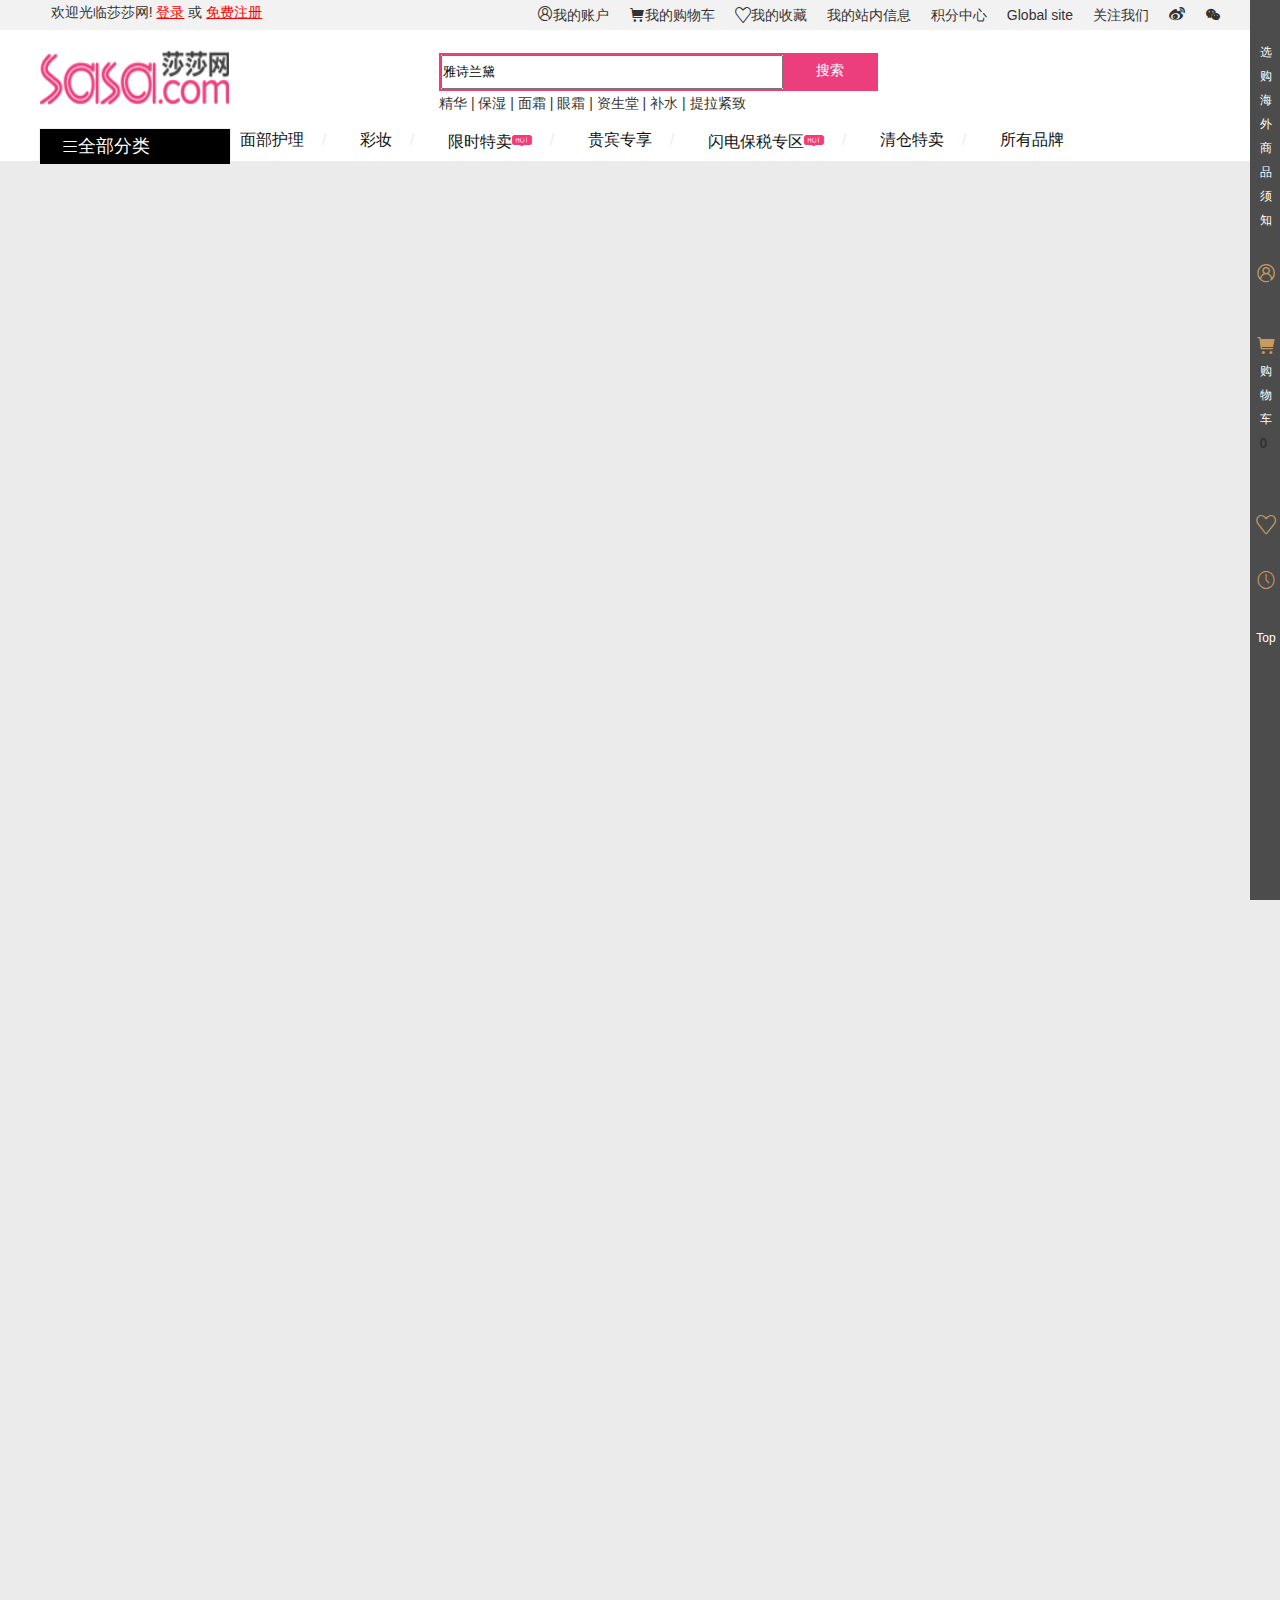
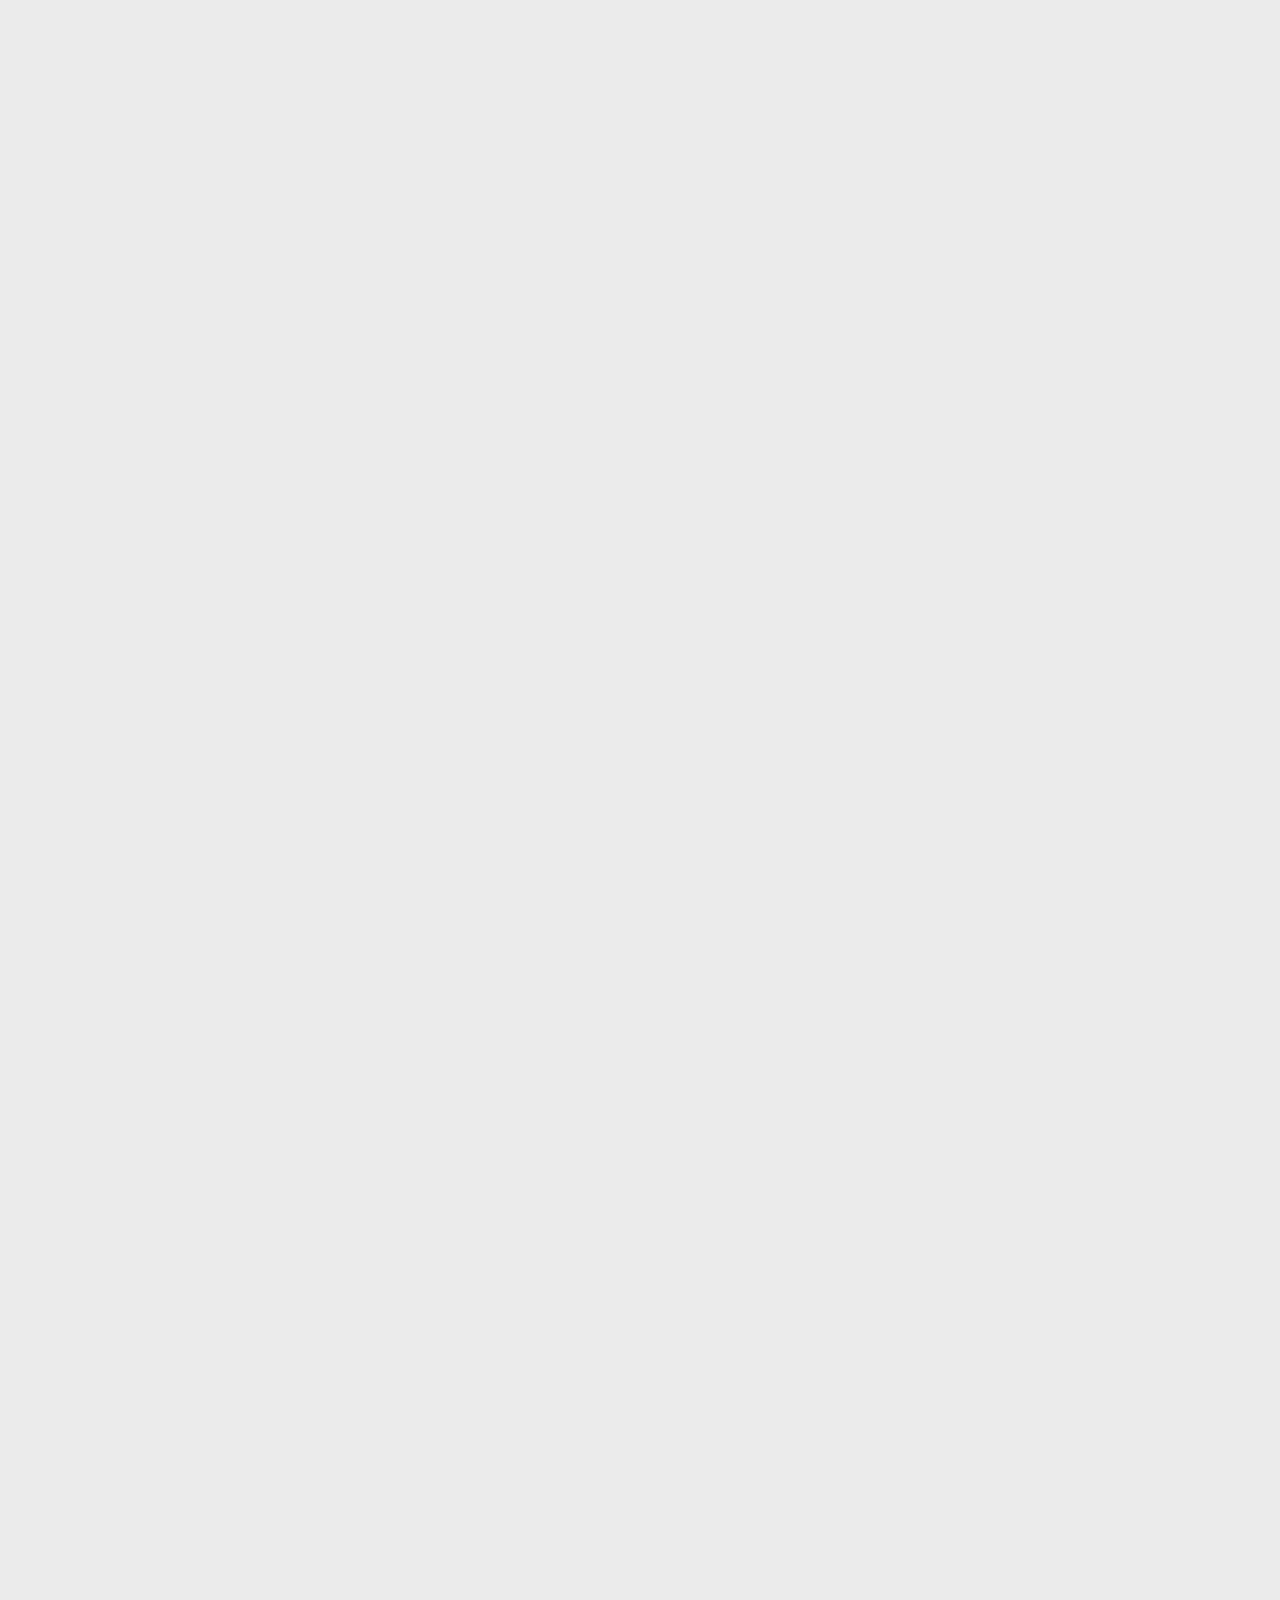
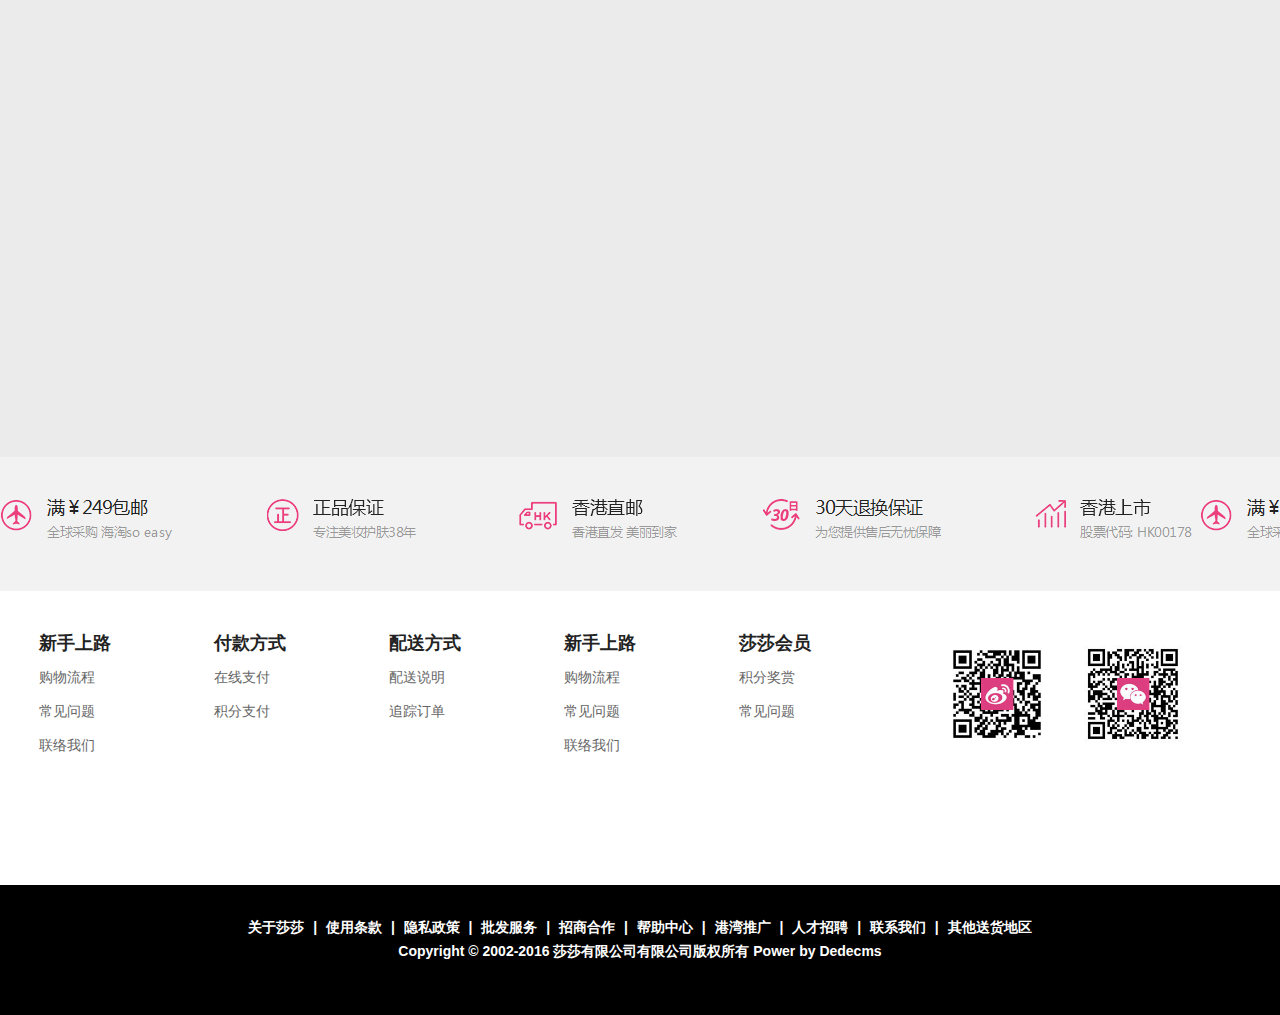
<file: 莎莎案例/detail.html>
<!DOCTYPE html>
<html lang="en">
<head>
    <meta charset="UTF-8" />
    <title>Document</title>
    <link rel="stylesheet" href="css/style.css">
    <link rel="stylesheet" type="text/css" href="css/iconfont/iconfont.css" />
    <link rel="stylesheet" type="text/css" href="css/detail.css" />
    <script type="text/javascript" src="js/jquery-1.11.3.js"></script>
    <script src="js/ajax2.js"></script>
    <script type="text/javascript" src="js/common.js"></script>
    <script type="text/javascript" src='js/yuansheng.js'></script>
    <script type="text/javascript" src='js/index.js'></script>
    <script type="text/javascript" src="js/lunbo.js"></script>

    
</head>
<body>
<ul class="gw">
 <li><p>购物车</p><span>×</span></li>
 <li><p>购物车中还没商品，赶紧选购吧！</p></li>  
 </ul>
 <div class="ss-bar">
   <div><a href="">选购海外商品须知</a></div>
   <div id="second"><a href="login.html"><i class="iconfont icon-wodezhanghu"></i></a><span>我的账户</span></div>
   <div id="third"><a href=""><i class="iconfont icon-gouwuche"></i>购物车</a><b>0</b></div>
   <div><a href="javascript:;"><i class="iconfont  icon-wodeshoucang"></i></a>

   </div>

   <div><a href="javascript:;"><i class="iconfont icon-lishijilu"></i></a></div>
   <div id="top"><a href="javascript:;">Top</a></div>
 </div>
<!-- adv begin -->

<div class="adv">
    <div class="adv-bottom ">
      <div class="layout">

          <div class="adv-l">
           &nbsp;&nbsp; <span>欢迎光临莎莎网!</span>
            <a href="login.html">登录</a> 或 <a href="register.html">免费注册</a>
          </div>
          <div class="adv-r">
          <ul>         
                  <li>
                  
                      <i class='iconfont icon-wodezhanghu'></i>我的账户
                          <ul class="u1">
                            <li><a href="javascript:;">我的积分</a></li>
                            <li><a href="javascript:;">我的订单</a></li>
                            <li><a href="javascript:;">我的优惠卷</a></li>
                            <li><a href="javascript:;">我的收藏</a></li>
                            <li><a href="javascript:;">我的评价</a></li>
                        </ul>  
                  </li>
        
                  <li><a href=""><i class='iconfont icon-gouwuche'></i>我的购物车</a>
                      <ul class="u2">
                         <li><a href="javascript:;">购物车还没有商品</a></li>
                         <li><a href="javascript:;">快去挑你心爱的商品</a></li>
                     </ul> 
                  </li>
                  <li><i class='iconfont icon-wodeshoucang'></i>我的收藏</li>
                  <li>我的站内信息</li>
                  <li>积分中心</li>
                  <li>Global site</li>
                  <li>关注我们</li>
                  <li class='iconfont icon-xinlang'>
                       <ul class="u3">
                          <li><img src='image/33 (1).jpg' height="100" width="100"alt="" /></li>
                      </ul> 
                  </li>
                  <li class='iconfont icon-weixin'>
                     <ul class="u3">
                        <li><img src="image/31.jpg" height="100" width="100" alt="" /></li>
                      </ul>
                  </li>
              </ul>
          </div>
    </div>
  </div>
</div>
<!-- adv over -->
<!-- header begin -->

<div class="header layout">
   <div class="header-top">
        <img src="image/0e937ac6e954f773488d653491492d57f5cb95b8.png" alt="" height="42" width="170" class="logo">
   
        <div class="header-r">
               <div class="search">
                    <input type="text" value="雅诗兰黛" id="inpt" />
                     <ul></ul>
                    <span>搜索</span>
               </div>
               <div class="hot">
               <p><a href="#">精华</a> | <a href="#">保湿</a> | <a href="#">面霜</a> | <a href="#">眼霜</a> | <a href="#">资生堂</a> | <a href="#">补水</a> | <a href="#">提拉紧致</a></p>
               </div>
         </div>
   </div>
   <div class="header-b layout">
    <div class="header-left" ><i class='iconfont icon-fenlei'></i>全部分类</div>
       <ul class="nav">
         <li><a href="javascript:;">面部护理</a></li>
         <li><a class="sep" href="javascript:;">/</a></li>
         <li><a href="javascript:;">彩妆</a></li>
         <li><a class="sep" href="javascript:;">/</a></li>
         <li><a href="javascript:;">限时特卖<i class='iconfont icon-hot'></i></a></li>
         <li><a class="sep" href="javascript:;">/</a></li>
         <li><a href="javascript:;">贵宾专享</a></li>
         <li><a class="sep" href="javascript:;">/</a></li>
         <li><a href="javascript:;">闪电保税专区<i class='iconfont icon-hot'></i></a></li>
         <li><a class="sep" href="javascript:;">/</a></li>
         <li><a href="javascript:;">清仓特卖</a></li>
         <li><a  class="sep" href="javascript:;">/</a></li>
         <li class="last"><a href="javascript:;">所有品牌</a>
         <ul>
        <li><a href="javascript:;">热门品牌</a></li>
         <li><a href="javascript:;">森田药妆 SAM TIN</a></li>
         <li><a href="javascript:;">希思黎 Sisley</a></li>
         <li><a href="javascript:;">雅诗兰黛 Estee Lauder</a></li>
         <li><a href="javascript:;">兰蔻  Lancome</a></li>
         <li><a href="javascript:;">SK-II </a></li>
         <li><a href="javascript:;">资生堂 Kose</a></li>
         <li><a href="javascript:;">高丝 Shiseido</a></li>
         <li class="last"><a href="javascript:;">雅漾 Anvene</a></li> 
        </ul> 
         </li>
       </ul>
   </div>  
</div>
<script type="text/javascript">
     $('.header-b .last').mouseenter(function() {
         $(this).children('ul').css({
            top:155,
            right:40

         })

    });
</script>
<!-- header over -->
<!-- main begin -->
<div class="main">
    
</div>

<!-- main over -->
<!-- introduce bengin -->  


<div class="introduce"> 
     <div class="introduce-t "></div>
      <div class="introduce-c layout">
         <ul>
            <li>新手上路</li>
            <li>购物流程</li>
            <li>常见问题</li>
            <li>联络我们</li>
         </ul>
          <ul>
            <li>付款方式</li>
            <li>在线支付</li>
            <li>积分支付</li>
         </ul>
          <ul>
            <li>配送方式</li>
            <li>配送说明</li>
            <li>追踪订单</li>
            
         </ul>
          <ul>
            <li>新手上路</li>
            <li>购物流程</li>
            <li>常见问题</li>
            <li>联络我们</li>
         </ul>
          <ul>
            <li>莎莎会员</li>
            <li>积分奖赏</li>
            <li>常见问题</li>
            <li></li>
         </ul>
         <dl>
         <img src="image/30.jpg"  alt="" />
         <img src="image/31.jpg"  alt="" />
         </dl>
      </div>
      <div class="introduce-b layout">
        <!--  <img src="image/64.png" alt="" /> -->
      </div>
     


</div>
<!-- introduce over --> 
<!-- footer begin --> 
<div class="footer">
<p><a href="#">关于莎莎</a> | <a href="#">使用条款</a> | <a href="#">隐私政策</a> | <a href="#">批发服务</a> | <a href="#">招商合作</a> | <a href="#">帮助中心</a> | <a href="#">港湾推广</a> | <a href="#">人才招聘</a> | <a href="#">联系我们</a> | <a href="#">其他送货地区</a></p>
    <p>Copyright &copy; 2002-2016 莎莎有限公司有限公司版权所有 Power by Dedecms</p>
</div>
<!-- footer over --> 
    
</body>
</html>
</file>
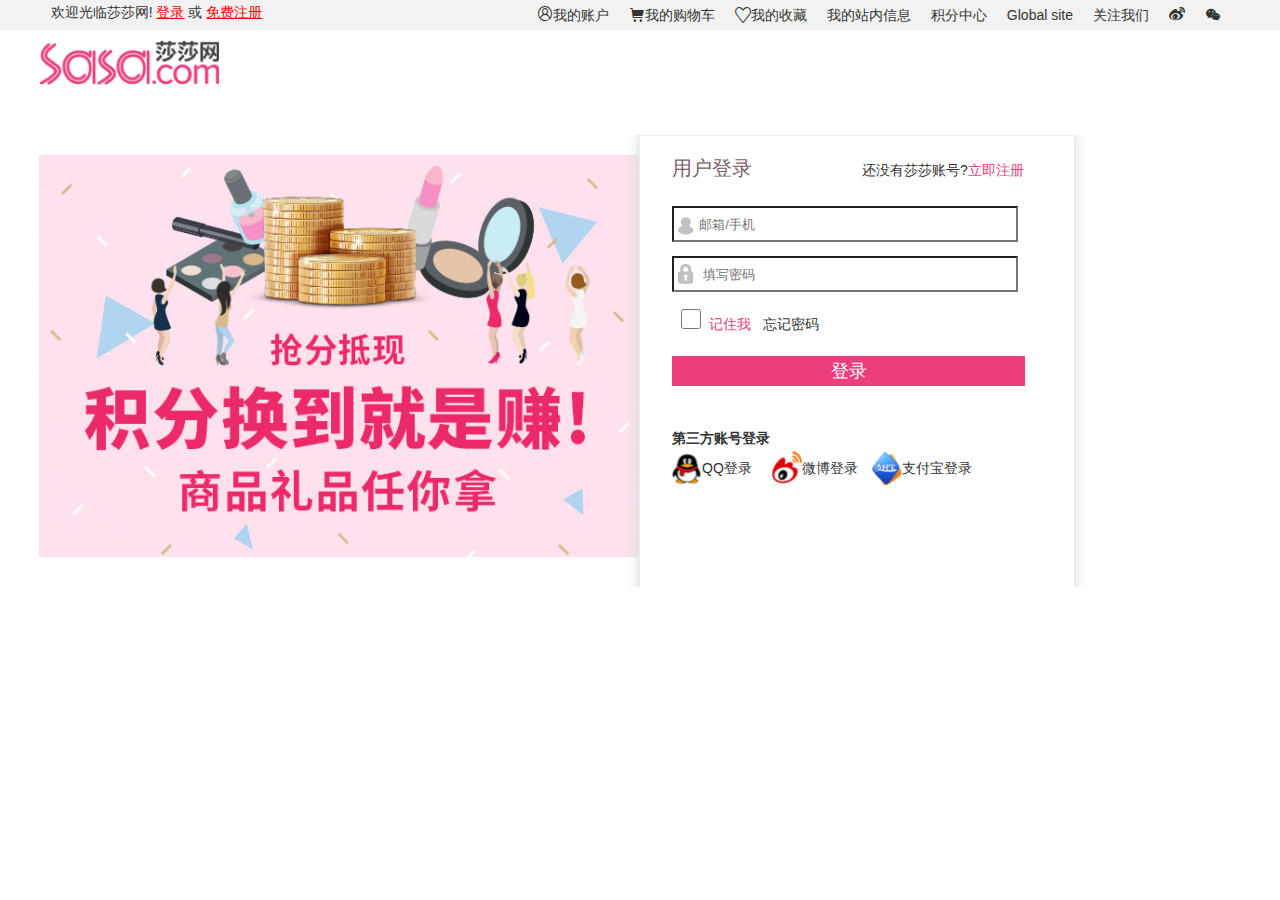
<file: 莎莎案例/login.html>
<!DOCTYPE html>
<html lang="en">
<head>
    <meta charset="UTF-8" />
    <title>登录界面</title>
    <link rel="stylesheet" type="text/css" href="css/style.css" />
    <link rel="stylesheet" type="text/css" href="css/iconfont/iconfont.css" />
    <link rel="stylesheet" type="text/css" href="css/login.css" />
    <script type="text/javascript" src='js/jquery-1.11.3.js'></script>
    
</head>
<body>
<div class="adv">
    <!-- <div class="adv-top">
        <span>×</span>
    </div> -->
    <div class="adv-bottom ">
      <div class="layout">

          <div class="adv-l">
           &nbsp;&nbsp; <span>欢迎光临莎莎网!</span>
            <a href="">登录</a> 或 <a href="register.html">免费注册</a>
          </div>
          <div class="adv-r">
          <ul>         
                  <li>
                  
                      <i class='iconfont icon-wodezhanghu'></i>我的账户
                          <ul class="u1">
                            <li><a href="javascript:;">我的积分</a></li>
                            <li><a href="javascript:;">我的订单</a></li>
                            <li><a href="javascript:;">我的优惠卷</a></li>
                            <li><a href="javascript:;">我的收藏</a></li>
                            <li><a href="javascript:;">我的评价</a></li>
                        </ul>  
                  </li>
        
                  <li><a href=""><i class='iconfont icon-gouwuche'></i>我的购物车</a>
                      <ul class="u2">
                         <li><a href="javascript:;">购物车还没有商品</a></li>
                         <li><a href="javascript:;">快去挑你心爱的商品</a></li>
                     </ul> 
                  </li>
                  <li><i class='iconfont icon-wodeshoucang'></i>我的收藏</li>
                  <li>我的站内信息</li>
                  <li>积分中心</li>
                  <li>Global site</li>
                  <li>关注我们</li>
                  <li class='iconfont icon-xinlang'>
                       <ul class="u3">
                          <li><img src='image/33 (1).jpg' height="100" width="100"alt="" /></li>
                      </ul> 
                  </li>
                  <li class='iconfont icon-weixin'>
                     <ul class="u3">
                        <li><img src="image/31.jpg" height="100" width="100" alt="" /></li>
                      </ul>
                  </li>
              </ul>
          </div>
    </div>
  </div>
</div>
<div class="header-main">
    <div class="page layout"><img src="image/0e937ac6e954f773488d653491492d57f5cb95b8.png" alt="" /></div>
</div>   
<div class="banner">
    <div class="wrap layout">
       <div class='wrap-l'>
       <div></div>
       </div>
       <div class="wrap-r">
           <div><span>用户登录</span><span>还没有莎莎账号?<a href="register.html">立即注册</a></span></div>
           <div><input type="text"  placeholder='      邮箱/手机'/></div>
           <div><input type="text" placeholder='       填写密码'/></div>
           <div><input type="checkbox" /><span>记住我</span>&nbsp;&nbsp;&nbsp;<span>忘记密码</span></div>
            <div><a href="">登录</a></div>
            <div>
            <h4>第三方账号登录</h4>
            <a href="javascript:;"><img src="image/004.png" alt="" />QQ登录</a>
            <a href="javascript:;"><img src="image/005.png" alt="" />微博登录</a>
            <a href="javascript:;"><img src="image/006.png" alt="" />支付宝登录</a>
           </div>      
       </div>        
    </div>
</div>
</body>
</html>
</file>
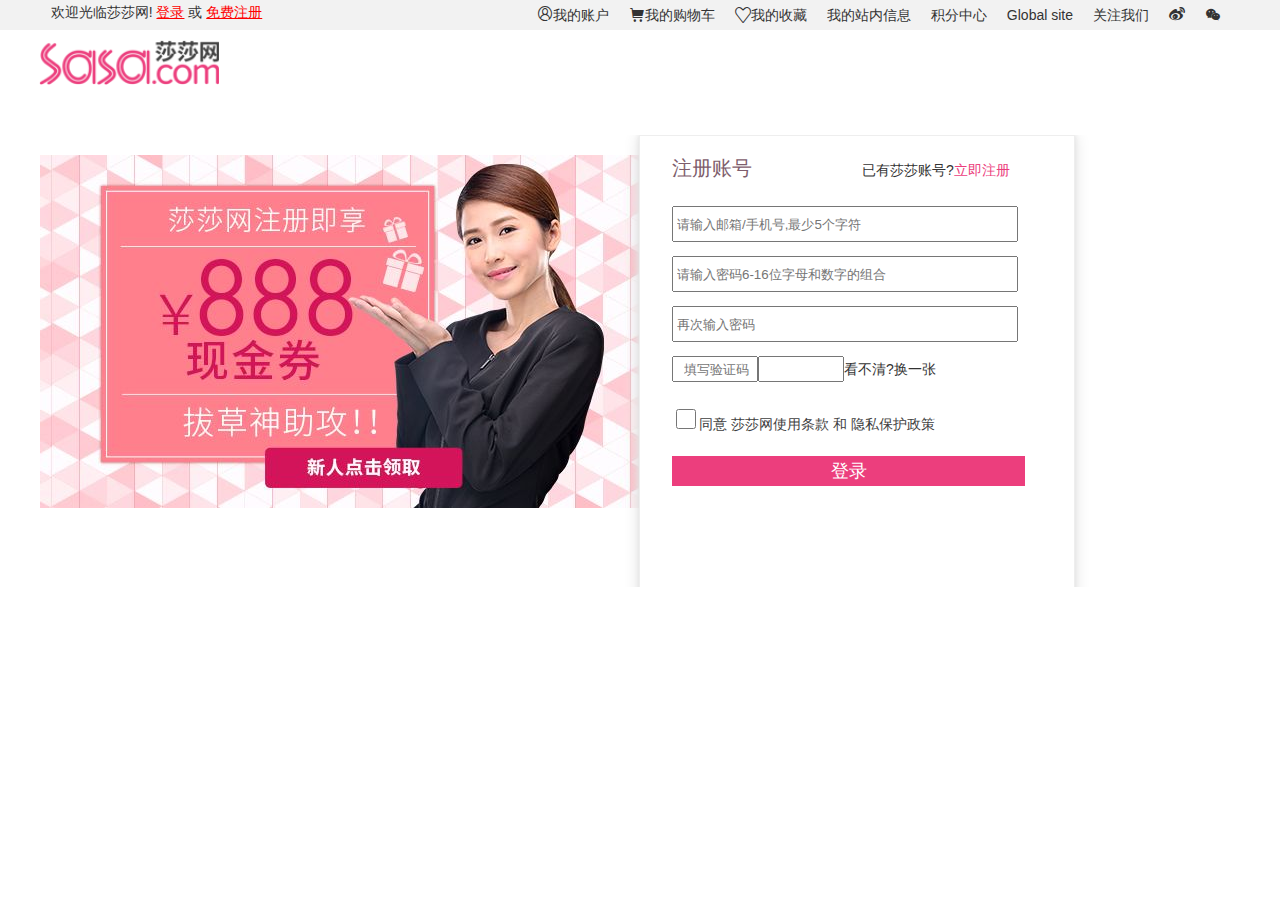
<file: 莎莎案例/register.html>
<!DOCTYPE html>
<html lang="en">
<head>
    <meta charset="UTF-8" />
    <title>注册界面</title>
    <link rel="stylesheet" type="text/css" href="css/style.css" />
    <link rel="stylesheet" type="text/css" href="css/iconfont/iconfont.css" />
    <link rel="stylesheet" type="text/css" href="css/register.css" />
</head>
<body>

<div class="adv">
    <!-- <div class="adv-top">
        <span>×</span>
    </div> -->
    <div class="adv-bottom ">
      <div class="layout">

          <div class="adv-l">
           &nbsp;&nbsp; <span>欢迎光临莎莎网!</span>
            <a href="login.html">登录</a> 或 <a href="register.html">免费注册</a>
          </div>
          <div class="adv-r">
          <ul>         
                  <li>
                  
                      <i class='iconfont icon-wodezhanghu'></i>我的账户
                          <ul class="u1">
                            <li><a href="javascript:;">我的积分</a></li>
                            <li><a href="javascript:;">我的订单</a></li>
                            <li><a href="javascript:;">我的优惠卷</a></li>
                            <li><a href="javascript:;">我的收藏</a></li>
                            <li><a href="javascript:;">我的评价</a></li>
                        </ul>  
                  </li>
        
                  <li><a href=""><i class='iconfont icon-gouwuche'></i>我的购物车</a>
                      <ul class="u2">
                         <li><a href="javascript:;">购物车还没有商品</a></li>
                         <li><a href="javascript:;">快去挑你心爱的商品</a></li>
                     </ul> 
                  </li>
                  <li><i class='iconfont icon-wodeshoucang'></i>我的收藏</li>
                  <li>我的站内信息</li>
                  <li>积分中心</li>
                  <li>Global site</li>
                  <li>关注我们</li>
                  <li class='iconfont icon-xinlang'>
                       <ul class="u3">
                          <li><img src='image/33 (1).jpg' height="100" width="100"alt="" /></li>
                      </ul> 
                  </li>
                  <li class='iconfont icon-weixin'>
                     <ul class="u3">
                        <li><img src="image/31.jpg" height="100" width="100" alt="" /></li>
                      </ul>
                  </li>
              </ul>
          </div>
    </div>
  </div>
</div>
<div class="header-main">
    <div class="page layout"><img src="image/0e937ac6e954f773488d653491492d57f5cb95b8.png" alt="" /></div>
</div>   
<div class="banner">
    <div class="wrap layout">
       <div class='wrap-l'>
       <div></div>
       </div>
       <div class="wrap-r">
           <div><span>注册账号</span><span>已有莎莎账号?<a href="register.html">立即注册</a></span></div>
           <div><input type="text"  placeholder='请输入邮箱/手机号,最少5个字符'/></div>
           <div><input type="text" placeholder='请输入密码6-16位字母和数字的组合'/></div>
           <div><input type="text" placeholder='再次输入密码' /></div>
           <div><input type="text" placeholder='填写验证码'/><input type="text" /><span>看不清?换一张</span></div>
           <div><input type="checkbox" /><span>同意 莎莎网使用条款 和 隐私保护政策</span></div>
            <div><a href="login.html">登录</a></div>
                 
       </div>

        
    </div>
</div>
</body>
</html>
</file>
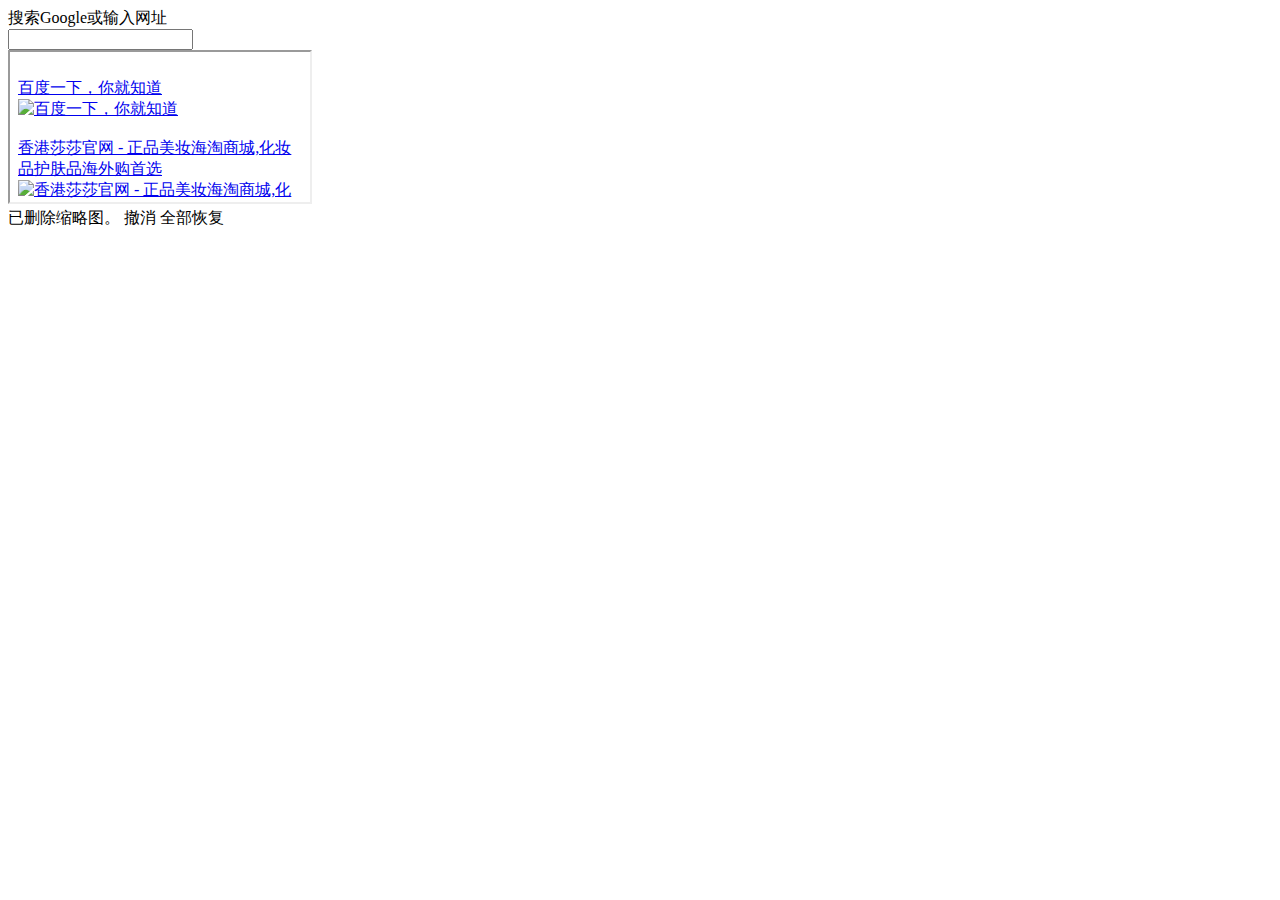
<file: 莎莎案例/image/新标签页.html>
<!DOCTYPE html>
<!-- saved from url=(0040)chrome-search://local-ntp/local-ntp.html -->
<html><!-- Copyright 2015 The Chromium Authors. All rights reserved.
     Use of this source code is governed by a BSD-style license that can be
     found in the LICENSE file. --><head><meta http-equiv="Content-Type" content="text/html; charset=UTF-8">
  <link rel="stylesheet" href="chrome-search://local-ntp/theme.css">
  <link rel="stylesheet" href="chrome-search://local-ntp/local-ntp.css">
  <script src="chrome-search://local-ntp/config.js"></script>
  <script src="chrome-search://local-ntp/local-ntp.js"></script>
  
  <meta name="google" value="notranslate">
</head>
<body style="background: rgb(255, 255, 255);">
  <div id="ntp-contents" class="thumb-ntp default-theme"><div id="logo" title="Google"></div><div id="fakebox" style="width: 663px;"><div id="fakebox-text">搜索Google或输入网址</div><input id="fakebox-input" autocomplete="off" tabindex="-1" type="url" aria-hidden="true"><div id="cursor"></div></div>
    <div id="most-visited">
      <div id="mv-tiles" style="width: 681px;"><iframe tabindex="1" id="mv-single" src="./新标签页_files/single.html"></iframe></div>
      <!-- Notification shown when a tile is blacklisted. -->
      <div id="mv-notice" class="mv-notice-hide">
        <span id="mv-msg">已删除缩略图。</span>
        <!-- Links in the notification. -->
        <span id="mv-notice-links">
          <span id="mv-undo" tabindex="1">撤消</span>
          <span id="mv-restore" tabindex="1">全部恢复</span>
          <div id="mv-notice-x" tabindex="1"><div></div></div>
        </span>
      </div>
    </div>
    <div id="attribution" style="display: none;"><div id="attribution-text">主题背景创建者：</div></div>
  </div>


</body></html>
</file>
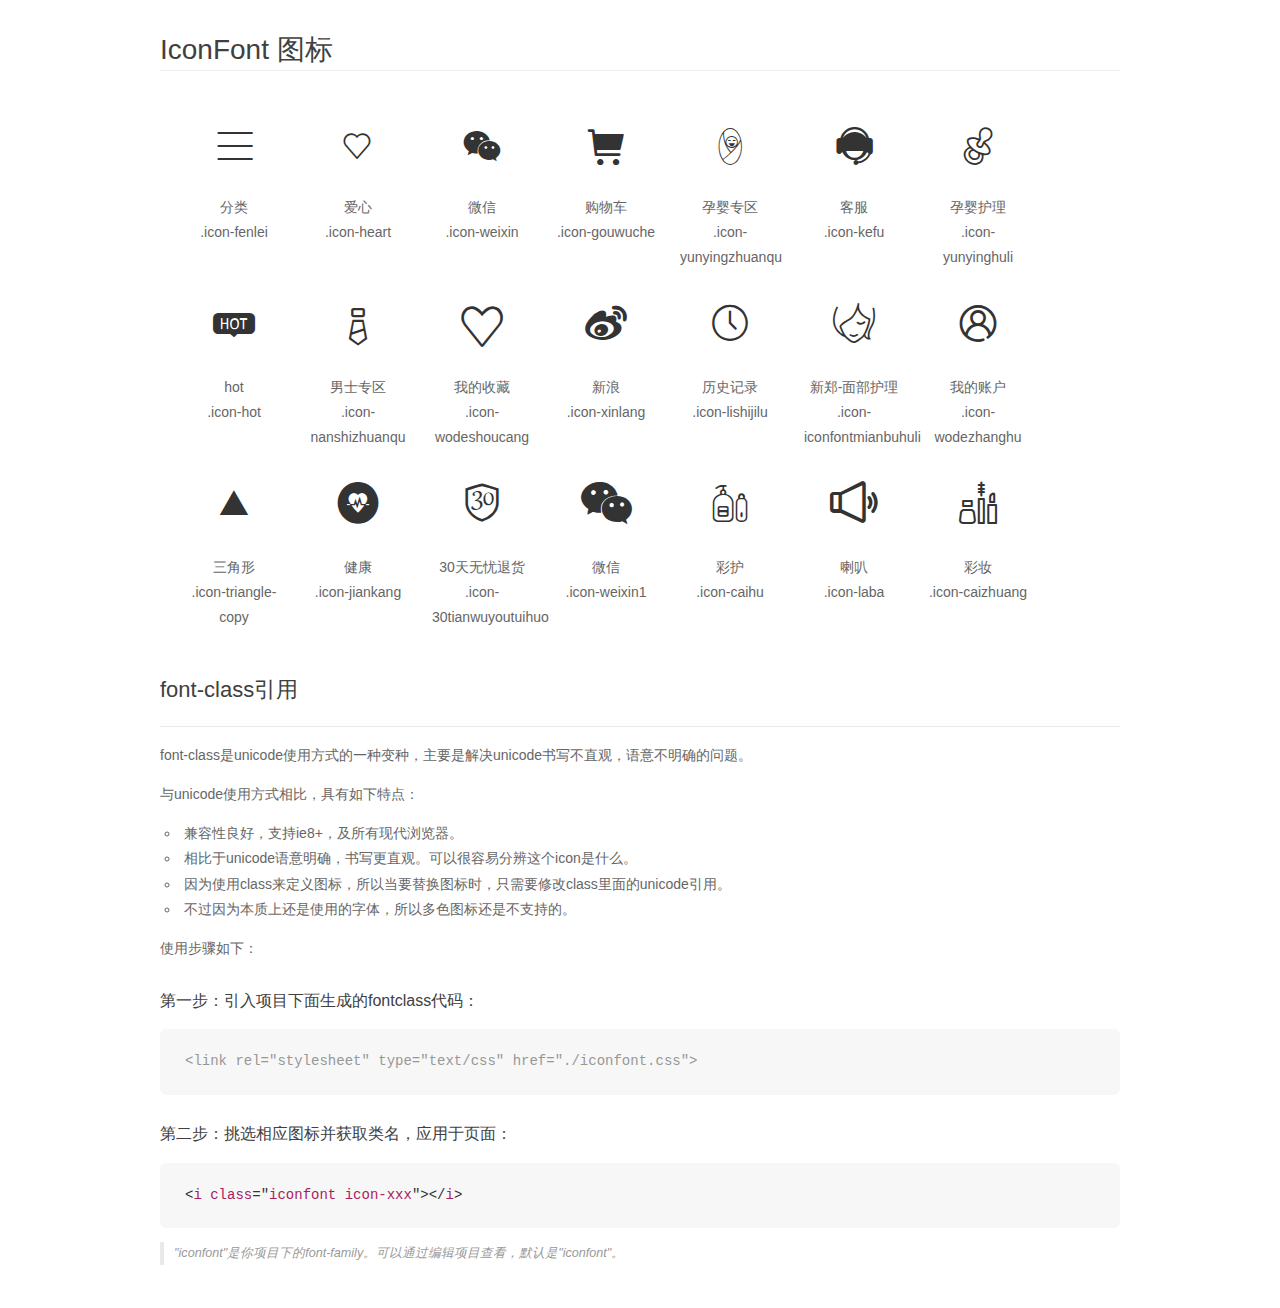
<file: 莎莎案例/css/iconfont/demo_fontclass.html>
<!DOCTYPE html>
<html>
<head>
    <meta charset="utf-8"/>
    <title>IconFont</title>
    <link rel="stylesheet" href="demo.css">
    <link rel="stylesheet" href="iconfont.css">
</head>
<body>
    <div class="main markdown">
        <h1>IconFont 图标</h1>
        <ul class="icon_lists clear">
            
                <li>
                <i class="icon iconfont icon-fenlei"></i>
                    <div class="name">分类</div>
                    <div class="fontclass">.icon-fenlei</div>
                </li>
            
                <li>
                <i class="icon iconfont icon-heart"></i>
                    <div class="name">爱心</div>
                    <div class="fontclass">.icon-heart</div>
                </li>
            
                <li>
                <i class="icon iconfont icon-weixin"></i>
                    <div class="name">微信</div>
                    <div class="fontclass">.icon-weixin</div>
                </li>
            
                <li>
                <i class="icon iconfont icon-gouwuche"></i>
                    <div class="name">购物车</div>
                    <div class="fontclass">.icon-gouwuche</div>
                </li>
            
                <li>
                <i class="icon iconfont icon-yunyingzhuanqu"></i>
                    <div class="name">孕婴专区</div>
                    <div class="fontclass">.icon-yunyingzhuanqu</div>
                </li>
            
                <li>
                <i class="icon iconfont icon-kefu"></i>
                    <div class="name">客服</div>
                    <div class="fontclass">.icon-kefu</div>
                </li>
            
                <li>
                <i class="icon iconfont icon-yunyinghuli"></i>
                    <div class="name">孕婴护理</div>
                    <div class="fontclass">.icon-yunyinghuli</div>
                </li>
            
                <li>
                <i class="icon iconfont icon-hot"></i>
                    <div class="name">hot</div>
                    <div class="fontclass">.icon-hot</div>
                </li>
            
                <li>
                <i class="icon iconfont icon-nanshizhuanqu"></i>
                    <div class="name">男士专区</div>
                    <div class="fontclass">.icon-nanshizhuanqu</div>
                </li>
            
                <li>
                <i class="icon iconfont icon-wodeshoucang"></i>
                    <div class="name">我的收藏</div>
                    <div class="fontclass">.icon-wodeshoucang</div>
                </li>
            
                <li>
                <i class="icon iconfont icon-xinlang"></i>
                    <div class="name">新浪</div>
                    <div class="fontclass">.icon-xinlang</div>
                </li>
            
                <li>
                <i class="icon iconfont icon-lishijilu"></i>
                    <div class="name">历史记录</div>
                    <div class="fontclass">.icon-lishijilu</div>
                </li>
            
                <li>
                <i class="icon iconfont icon-iconfontmianbuhuli"></i>
                    <div class="name">新郑-面部护理</div>
                    <div class="fontclass">.icon-iconfontmianbuhuli</div>
                </li>
            
                <li>
                <i class="icon iconfont icon-wodezhanghu"></i>
                    <div class="name">我的账户</div>
                    <div class="fontclass">.icon-wodezhanghu</div>
                </li>
            
                <li>
                <i class="icon iconfont icon-triangle-copy"></i>
                    <div class="name">三角形</div>
                    <div class="fontclass">.icon-triangle-copy</div>
                </li>
            
                <li>
                <i class="icon iconfont icon-jiankang"></i>
                    <div class="name">健康</div>
                    <div class="fontclass">.icon-jiankang</div>
                </li>
            
                <li>
                <i class="icon iconfont icon-30tianwuyoutuihuo"></i>
                    <div class="name">30天无忧退货</div>
                    <div class="fontclass">.icon-30tianwuyoutuihuo</div>
                </li>
            
                <li>
                <i class="icon iconfont icon-weixin1"></i>
                    <div class="name">微信</div>
                    <div class="fontclass">.icon-weixin1</div>
                </li>
            
                <li>
                <i class="icon iconfont icon-caihu"></i>
                    <div class="name">彩护</div>
                    <div class="fontclass">.icon-caihu</div>
                </li>
            
                <li>
                <i class="icon iconfont icon-laba"></i>
                    <div class="name">喇叭</div>
                    <div class="fontclass">.icon-laba</div>
                </li>
            
                <li>
                <i class="icon iconfont icon-caizhuang"></i>
                    <div class="name">彩妆</div>
                    <div class="fontclass">.icon-caizhuang</div>
                </li>
            
        </ul>

        <h2 id="font-class-">font-class引用</h2>
        <hr>

        <p>font-class是unicode使用方式的一种变种，主要是解决unicode书写不直观，语意不明确的问题。</p>
        <p>与unicode使用方式相比，具有如下特点：</p>
        <ul>
        <li>兼容性良好，支持ie8+，及所有现代浏览器。</li>
        <li>相比于unicode语意明确，书写更直观。可以很容易分辨这个icon是什么。</li>
        <li>因为使用class来定义图标，所以当要替换图标时，只需要修改class里面的unicode引用。</li>
        <li>不过因为本质上还是使用的字体，所以多色图标还是不支持的。</li>
        </ul>
        <p>使用步骤如下：</p>
        <h3 id="-fontclass-">第一步：引入项目下面生成的fontclass代码：</h3>


        <pre><code class="lang-js hljs javascript"><span class="hljs-comment">&lt;link rel="stylesheet" type="text/css" href="./iconfont.css"&gt;</span></code></pre>
        <h3 id="-">第二步：挑选相应图标并获取类名，应用于页面：</h3>
        <pre><code class="lang-css hljs">&lt;<span class="hljs-selector-tag">i</span> <span class="hljs-selector-tag">class</span>="<span class="hljs-selector-tag">iconfont</span> <span class="hljs-selector-tag">icon-xxx</span>"&gt;&lt;/<span class="hljs-selector-tag">i</span>&gt;</code></pre>
        <blockquote>
        <p>"iconfont"是你项目下的font-family。可以通过编辑项目查看，默认是"iconfont"。</p>
        </blockquote>
    </div>
</body>
</html>
</file>
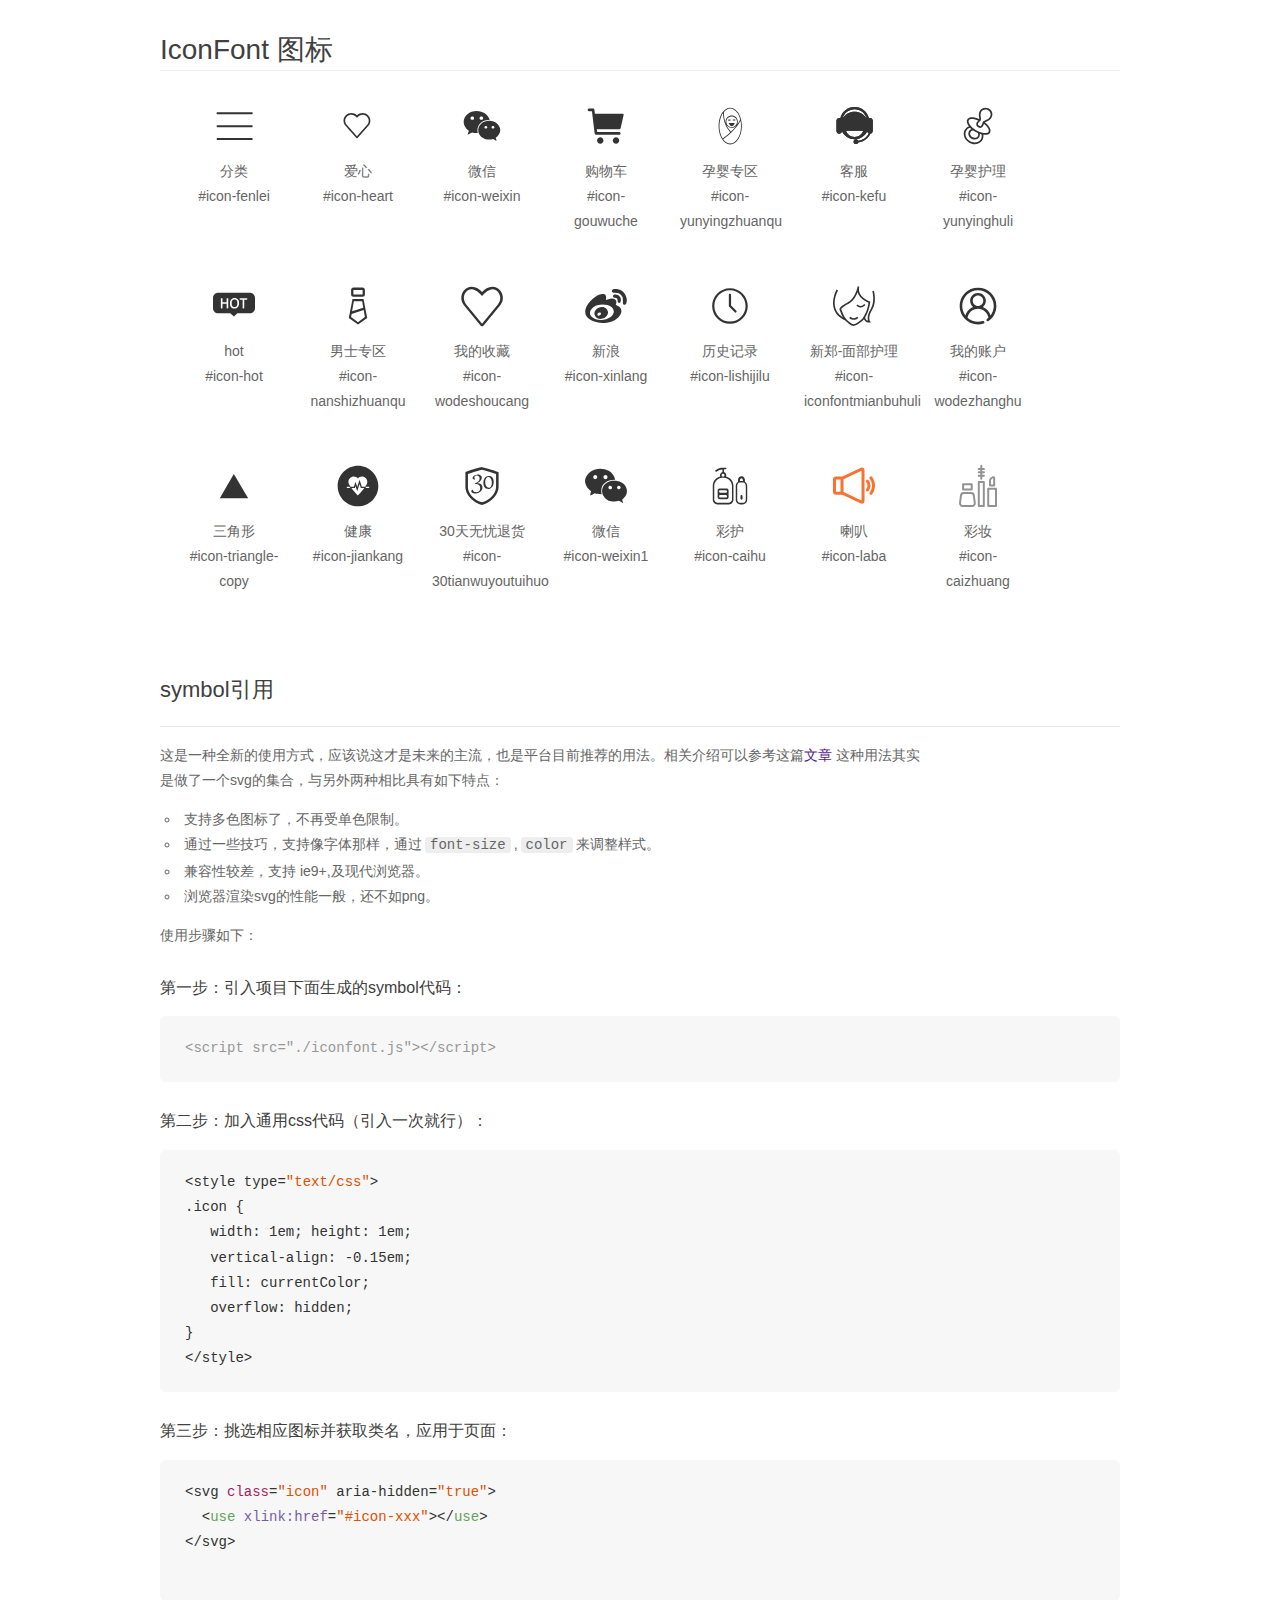
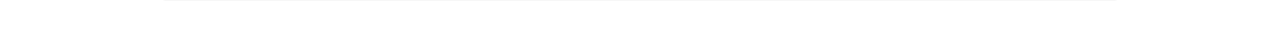
<file: 莎莎案例/css/iconfont/demo_symbol.html>
<!DOCTYPE html>
<html>
<head>
    <meta charset="utf-8"/>
    <title>IconFont</title>
    <link rel="stylesheet" href="demo.css">
    <script src="iconfont.js"></script>

    <style type="text/css">
        .icon {
          /* 通过设置 font-size 来改变图标大小 */
          width: 1em; height: 1em;
          /* 图标和文字相邻时，垂直对齐 */
          vertical-align: -0.15em;
          /* 通过设置 color 来改变 SVG 的颜色/fill */
          fill: currentColor;
          /* path 和 stroke 溢出 viewBox 部分在 IE 下会显示
             normalize.css 中也包含这行 */
          overflow: hidden;
        }

    </style>
</head>
<body>
    <div class="main markdown">
        <h1>IconFont 图标</h1>
        <ul class="icon_lists clear">
            
                <li>
                    <svg class="icon" aria-hidden="true">
                        <use xlink:href="#icon-fenlei"></use>
                    </svg>
                    <div class="name">分类</div>
                    <div class="fontclass">#icon-fenlei</div>
                </li>
            
                <li>
                    <svg class="icon" aria-hidden="true">
                        <use xlink:href="#icon-heart"></use>
                    </svg>
                    <div class="name">爱心</div>
                    <div class="fontclass">#icon-heart</div>
                </li>
            
                <li>
                    <svg class="icon" aria-hidden="true">
                        <use xlink:href="#icon-weixin"></use>
                    </svg>
                    <div class="name">微信</div>
                    <div class="fontclass">#icon-weixin</div>
                </li>
            
                <li>
                    <svg class="icon" aria-hidden="true">
                        <use xlink:href="#icon-gouwuche"></use>
                    </svg>
                    <div class="name">购物车</div>
                    <div class="fontclass">#icon-gouwuche</div>
                </li>
            
                <li>
                    <svg class="icon" aria-hidden="true">
                        <use xlink:href="#icon-yunyingzhuanqu"></use>
                    </svg>
                    <div class="name">孕婴专区</div>
                    <div class="fontclass">#icon-yunyingzhuanqu</div>
                </li>
            
                <li>
                    <svg class="icon" aria-hidden="true">
                        <use xlink:href="#icon-kefu"></use>
                    </svg>
                    <div class="name">客服</div>
                    <div class="fontclass">#icon-kefu</div>
                </li>
            
                <li>
                    <svg class="icon" aria-hidden="true">
                        <use xlink:href="#icon-yunyinghuli"></use>
                    </svg>
                    <div class="name">孕婴护理</div>
                    <div class="fontclass">#icon-yunyinghuli</div>
                </li>
            
                <li>
                    <svg class="icon" aria-hidden="true">
                        <use xlink:href="#icon-hot"></use>
                    </svg>
                    <div class="name">hot</div>
                    <div class="fontclass">#icon-hot</div>
                </li>
            
                <li>
                    <svg class="icon" aria-hidden="true">
                        <use xlink:href="#icon-nanshizhuanqu"></use>
                    </svg>
                    <div class="name">男士专区</div>
                    <div class="fontclass">#icon-nanshizhuanqu</div>
                </li>
            
                <li>
                    <svg class="icon" aria-hidden="true">
                        <use xlink:href="#icon-wodeshoucang"></use>
                    </svg>
                    <div class="name">我的收藏</div>
                    <div class="fontclass">#icon-wodeshoucang</div>
                </li>
            
                <li>
                    <svg class="icon" aria-hidden="true">
                        <use xlink:href="#icon-xinlang"></use>
                    </svg>
                    <div class="name">新浪</div>
                    <div class="fontclass">#icon-xinlang</div>
                </li>
            
                <li>
                    <svg class="icon" aria-hidden="true">
                        <use xlink:href="#icon-lishijilu"></use>
                    </svg>
                    <div class="name">历史记录</div>
                    <div class="fontclass">#icon-lishijilu</div>
                </li>
            
                <li>
                    <svg class="icon" aria-hidden="true">
                        <use xlink:href="#icon-iconfontmianbuhuli"></use>
                    </svg>
                    <div class="name">新郑-面部护理</div>
                    <div class="fontclass">#icon-iconfontmianbuhuli</div>
                </li>
            
                <li>
                    <svg class="icon" aria-hidden="true">
                        <use xlink:href="#icon-wodezhanghu"></use>
                    </svg>
                    <div class="name">我的账户</div>
                    <div class="fontclass">#icon-wodezhanghu</div>
                </li>
            
                <li>
                    <svg class="icon" aria-hidden="true">
                        <use xlink:href="#icon-triangle-copy"></use>
                    </svg>
                    <div class="name">三角形</div>
                    <div class="fontclass">#icon-triangle-copy</div>
                </li>
            
                <li>
                    <svg class="icon" aria-hidden="true">
                        <use xlink:href="#icon-jiankang"></use>
                    </svg>
                    <div class="name">健康</div>
                    <div class="fontclass">#icon-jiankang</div>
                </li>
            
                <li>
                    <svg class="icon" aria-hidden="true">
                        <use xlink:href="#icon-30tianwuyoutuihuo"></use>
                    </svg>
                    <div class="name">30天无忧退货</div>
                    <div class="fontclass">#icon-30tianwuyoutuihuo</div>
                </li>
            
                <li>
                    <svg class="icon" aria-hidden="true">
                        <use xlink:href="#icon-weixin1"></use>
                    </svg>
                    <div class="name">微信</div>
                    <div class="fontclass">#icon-weixin1</div>
                </li>
            
                <li>
                    <svg class="icon" aria-hidden="true">
                        <use xlink:href="#icon-caihu"></use>
                    </svg>
                    <div class="name">彩护</div>
                    <div class="fontclass">#icon-caihu</div>
                </li>
            
                <li>
                    <svg class="icon" aria-hidden="true">
                        <use xlink:href="#icon-laba"></use>
                    </svg>
                    <div class="name">喇叭</div>
                    <div class="fontclass">#icon-laba</div>
                </li>
            
                <li>
                    <svg class="icon" aria-hidden="true">
                        <use xlink:href="#icon-caizhuang"></use>
                    </svg>
                    <div class="name">彩妆</div>
                    <div class="fontclass">#icon-caizhuang</div>
                </li>
            
        </ul>


        <h2 id="symbol-">symbol引用</h2>
        <hr>

        <p>这是一种全新的使用方式，应该说这才是未来的主流，也是平台目前推荐的用法。相关介绍可以参考这篇<a href="">文章</a>
        这种用法其实是做了一个svg的集合，与另外两种相比具有如下特点：</p>
        <ul>
          <li>支持多色图标了，不再受单色限制。</li>
          <li>通过一些技巧，支持像字体那样，通过<code>font-size</code>,<code>color</code>来调整样式。</li>
          <li>兼容性较差，支持 ie9+,及现代浏览器。</li>
          <li>浏览器渲染svg的性能一般，还不如png。</li>
        </ul>
        <p>使用步骤如下：</p>
        <h3 id="-symbol-">第一步：引入项目下面生成的symbol代码：</h3>
        <pre><code class="lang-js hljs javascript"><span class="hljs-comment">&lt;script src="./iconfont.js"&gt;&lt;/script&gt;</span></code></pre>
        <h3 id="-css-">第二步：加入通用css代码（引入一次就行）：</h3>
        <pre><code class="lang-js hljs javascript">&lt;style type=<span class="hljs-string">"text/css"</span>&gt;
.icon {
   width: <span class="hljs-number">1</span>em; height: <span class="hljs-number">1</span>em;
   vertical-align: <span class="hljs-number">-0.15</span>em;
   fill: currentColor;
   overflow: hidden;
}
&lt;<span class="hljs-regexp">/style&gt;</span></code></pre>
        <h3 id="-">第三步：挑选相应图标并获取类名，应用于页面：</h3>
        <pre><code class="lang-js hljs javascript">&lt;svg <span class="hljs-class"><span class="hljs-keyword">class</span></span>=<span class="hljs-string">"icon"</span> aria-hidden=<span class="hljs-string">"true"</span>&gt;<span class="xml"><span class="hljs-tag">
  &lt;<span class="hljs-name">use</span> <span class="hljs-attr">xlink:href</span>=<span class="hljs-string">"#icon-xxx"</span>&gt;</span><span class="hljs-tag">&lt;/<span class="hljs-name">use</span>&gt;</span>
</span>&lt;<span class="hljs-regexp">/svg&gt;
        </span></code></pre>
    </div>
</body>
</html>
</file>
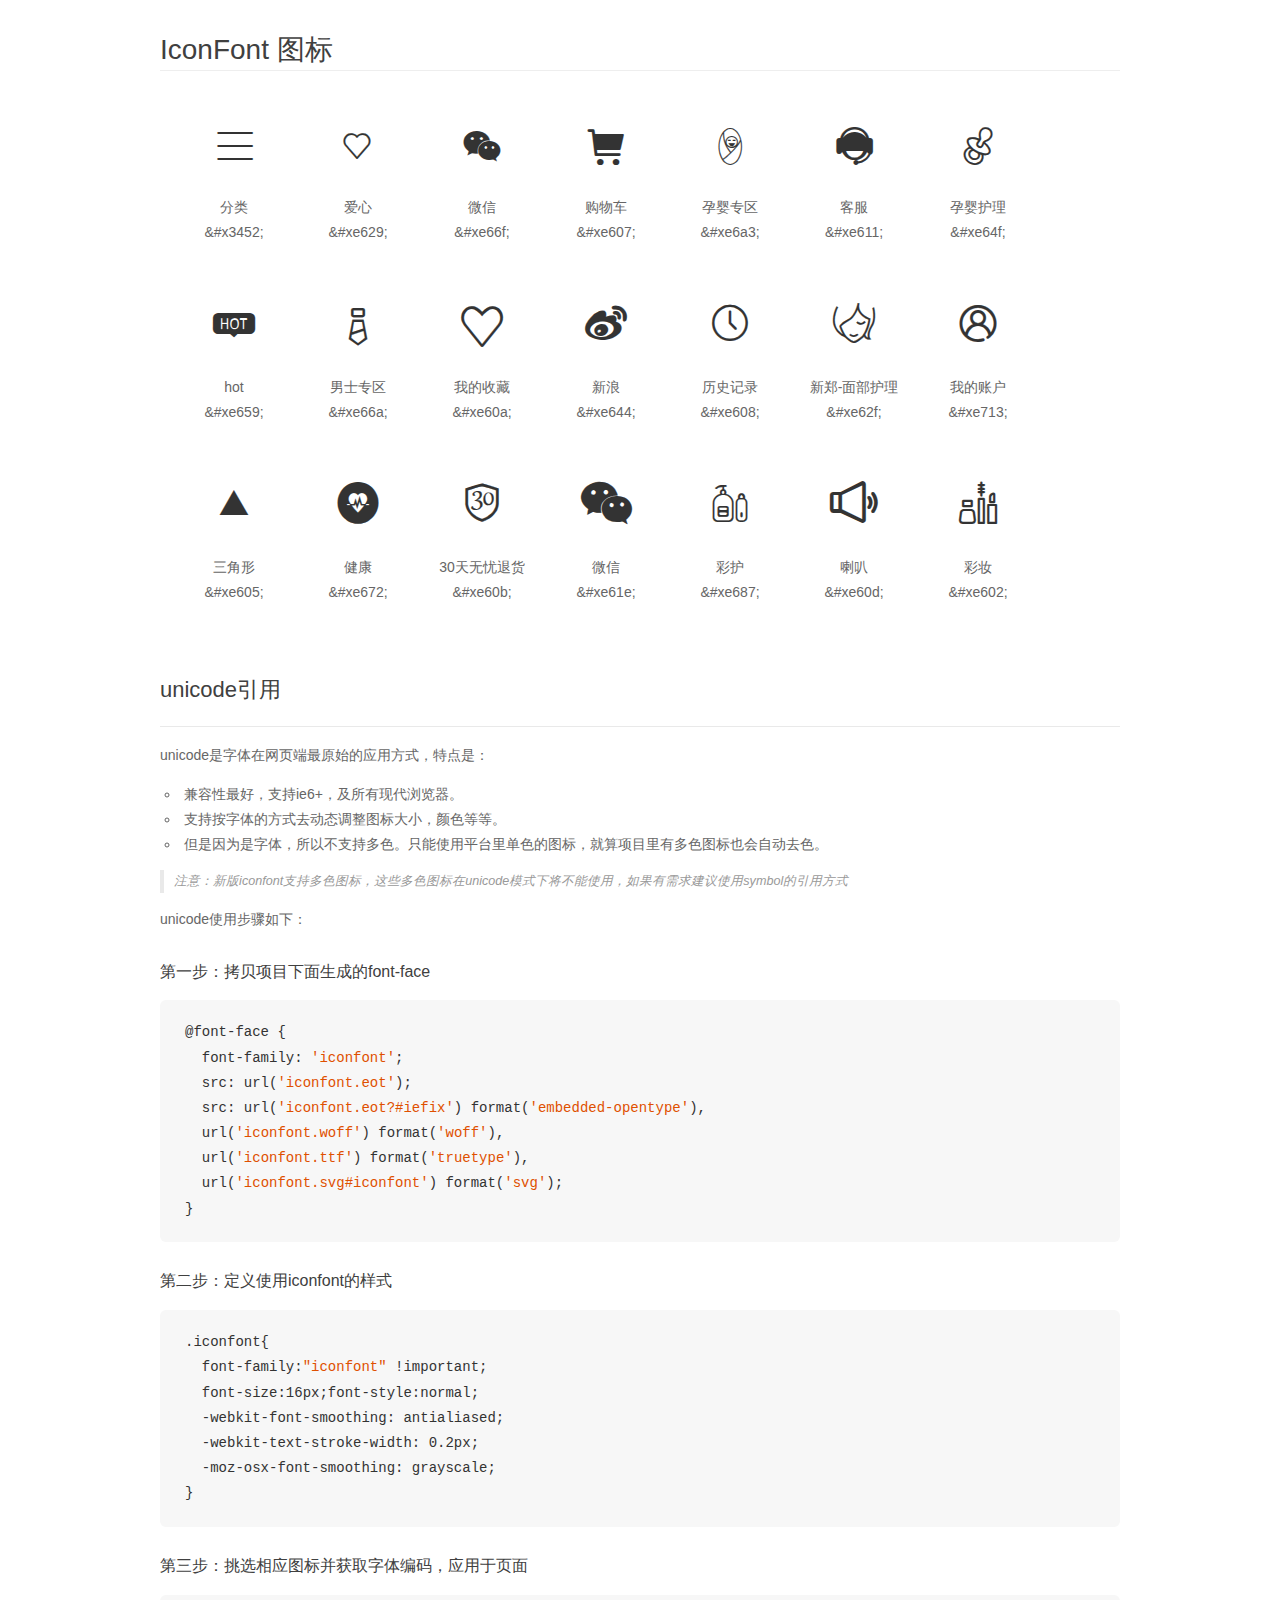
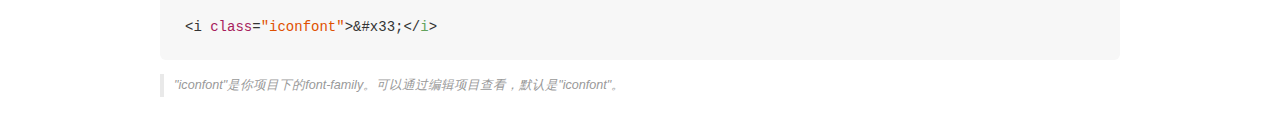
<file: 莎莎案例/css/iconfont/demo_unicode.html>
<!DOCTYPE html>
<html>
<head>
    <meta charset="utf-8"/>
    <title>IconFont</title>
    <link rel="stylesheet" href="demo.css">

    <style type="text/css">

        @font-face {font-family: "iconfont";
          src: url('iconfont.eot'); /* IE9*/
          src: url('iconfont.eot#iefix') format('embedded-opentype'), /* IE6-IE8 */
          url('iconfont.woff') format('woff'), /* chrome, firefox */
          url('iconfont.ttf') format('truetype'), /* chrome, firefox, opera, Safari, Android, iOS 4.2+*/
          url('iconfont.svg#iconfont') format('svg'); /* iOS 4.1- */
        }

        .iconfont {
          font-family:"iconfont" !important;
          font-size:16px;
          font-style:normal;
          -webkit-font-smoothing: antialiased;
          -webkit-text-stroke-width: 0.2px;
          -moz-osx-font-smoothing: grayscale;
        }

    </style>
</head>
<body>
    <div class="main markdown">
        <h1>IconFont 图标</h1>
        <ul class="icon_lists clear">
            
                <li>
                <i class="icon iconfont">&#x3452;</i>
                    <div class="name">分类</div>
                    <div class="code">&amp;#x3452;</div>
                </li>
            
                <li>
                <i class="icon iconfont">&#xe629;</i>
                    <div class="name">爱心</div>
                    <div class="code">&amp;#xe629;</div>
                </li>
            
                <li>
                <i class="icon iconfont">&#xe66f;</i>
                    <div class="name">微信</div>
                    <div class="code">&amp;#xe66f;</div>
                </li>
            
                <li>
                <i class="icon iconfont">&#xe607;</i>
                    <div class="name">购物车</div>
                    <div class="code">&amp;#xe607;</div>
                </li>
            
                <li>
                <i class="icon iconfont">&#xe6a3;</i>
                    <div class="name">孕婴专区</div>
                    <div class="code">&amp;#xe6a3;</div>
                </li>
            
                <li>
                <i class="icon iconfont">&#xe611;</i>
                    <div class="name">客服</div>
                    <div class="code">&amp;#xe611;</div>
                </li>
            
                <li>
                <i class="icon iconfont">&#xe64f;</i>
                    <div class="name">孕婴护理</div>
                    <div class="code">&amp;#xe64f;</div>
                </li>
            
                <li>
                <i class="icon iconfont">&#xe659;</i>
                    <div class="name">hot</div>
                    <div class="code">&amp;#xe659;</div>
                </li>
            
                <li>
                <i class="icon iconfont">&#xe66a;</i>
                    <div class="name">男士专区</div>
                    <div class="code">&amp;#xe66a;</div>
                </li>
            
                <li>
                <i class="icon iconfont">&#xe60a;</i>
                    <div class="name">我的收藏</div>
                    <div class="code">&amp;#xe60a;</div>
                </li>
            
                <li>
                <i class="icon iconfont">&#xe644;</i>
                    <div class="name">新浪</div>
                    <div class="code">&amp;#xe644;</div>
                </li>
            
                <li>
                <i class="icon iconfont">&#xe608;</i>
                    <div class="name">历史记录</div>
                    <div class="code">&amp;#xe608;</div>
                </li>
            
                <li>
                <i class="icon iconfont">&#xe62f;</i>
                    <div class="name">新郑-面部护理</div>
                    <div class="code">&amp;#xe62f;</div>
                </li>
            
                <li>
                <i class="icon iconfont">&#xe713;</i>
                    <div class="name">我的账户</div>
                    <div class="code">&amp;#xe713;</div>
                </li>
            
                <li>
                <i class="icon iconfont">&#xe605;</i>
                    <div class="name">三角形</div>
                    <div class="code">&amp;#xe605;</div>
                </li>
            
                <li>
                <i class="icon iconfont">&#xe672;</i>
                    <div class="name">健康</div>
                    <div class="code">&amp;#xe672;</div>
                </li>
            
                <li>
                <i class="icon iconfont">&#xe60b;</i>
                    <div class="name">30天无忧退货</div>
                    <div class="code">&amp;#xe60b;</div>
                </li>
            
                <li>
                <i class="icon iconfont">&#xe61e;</i>
                    <div class="name">微信</div>
                    <div class="code">&amp;#xe61e;</div>
                </li>
            
                <li>
                <i class="icon iconfont">&#xe687;</i>
                    <div class="name">彩护</div>
                    <div class="code">&amp;#xe687;</div>
                </li>
            
                <li>
                <i class="icon iconfont">&#xe60d;</i>
                    <div class="name">喇叭</div>
                    <div class="code">&amp;#xe60d;</div>
                </li>
            
                <li>
                <i class="icon iconfont">&#xe602;</i>
                    <div class="name">彩妆</div>
                    <div class="code">&amp;#xe602;</div>
                </li>
            
        </ul>
        <h2 id="unicode-">unicode引用</h2>
        <hr>

        <p>unicode是字体在网页端最原始的应用方式，特点是：</p>
        <ul>
        <li>兼容性最好，支持ie6+，及所有现代浏览器。</li>
        <li>支持按字体的方式去动态调整图标大小，颜色等等。</li>
        <li>但是因为是字体，所以不支持多色。只能使用平台里单色的图标，就算项目里有多色图标也会自动去色。</li>
        </ul>
        <blockquote>
        <p>注意：新版iconfont支持多色图标，这些多色图标在unicode模式下将不能使用，如果有需求建议使用symbol的引用方式</p>
        </blockquote>
        <p>unicode使用步骤如下：</p>
        <h3 id="-font-face">第一步：拷贝项目下面生成的font-face</h3>
        <pre><code class="lang-js hljs javascript">@font-face {
  font-family: <span class="hljs-string">'iconfont'</span>;
  src: url(<span class="hljs-string">'iconfont.eot'</span>);
  src: url(<span class="hljs-string">'iconfont.eot?#iefix'</span>) format(<span class="hljs-string">'embedded-opentype'</span>),
  url(<span class="hljs-string">'iconfont.woff'</span>) format(<span class="hljs-string">'woff'</span>),
  url(<span class="hljs-string">'iconfont.ttf'</span>) format(<span class="hljs-string">'truetype'</span>),
  url(<span class="hljs-string">'iconfont.svg#iconfont'</span>) format(<span class="hljs-string">'svg'</span>);
}
</code></pre>
        <h3 id="-iconfont-">第二步：定义使用iconfont的样式</h3>
        <pre><code class="lang-js hljs javascript">.iconfont{
  font-family:<span class="hljs-string">"iconfont"</span> !important;
  font-size:<span class="hljs-number">16</span>px;font-style:normal;
  -webkit-font-smoothing: antialiased;
  -webkit-text-stroke-width: <span class="hljs-number">0.2</span>px;
  -moz-osx-font-smoothing: grayscale;
}
</code></pre>
        <h3 id="-">第三步：挑选相应图标并获取字体编码，应用于页面</h3>
        <pre><code class="lang-js hljs javascript">&lt;i <span class="hljs-class"><span class="hljs-keyword">class</span></span>=<span class="hljs-string">"iconfont"</span>&gt;&amp;#x33;<span class="xml"><span class="hljs-tag">&lt;/<span class="hljs-name">i</span>&gt;</span></span></code></pre>

        <blockquote>
        <p>"iconfont"是你项目下的font-family。可以通过编辑项目查看，默认是"iconfont"。</p>
        </blockquote>
    </div>


</body>
</html>
</file>
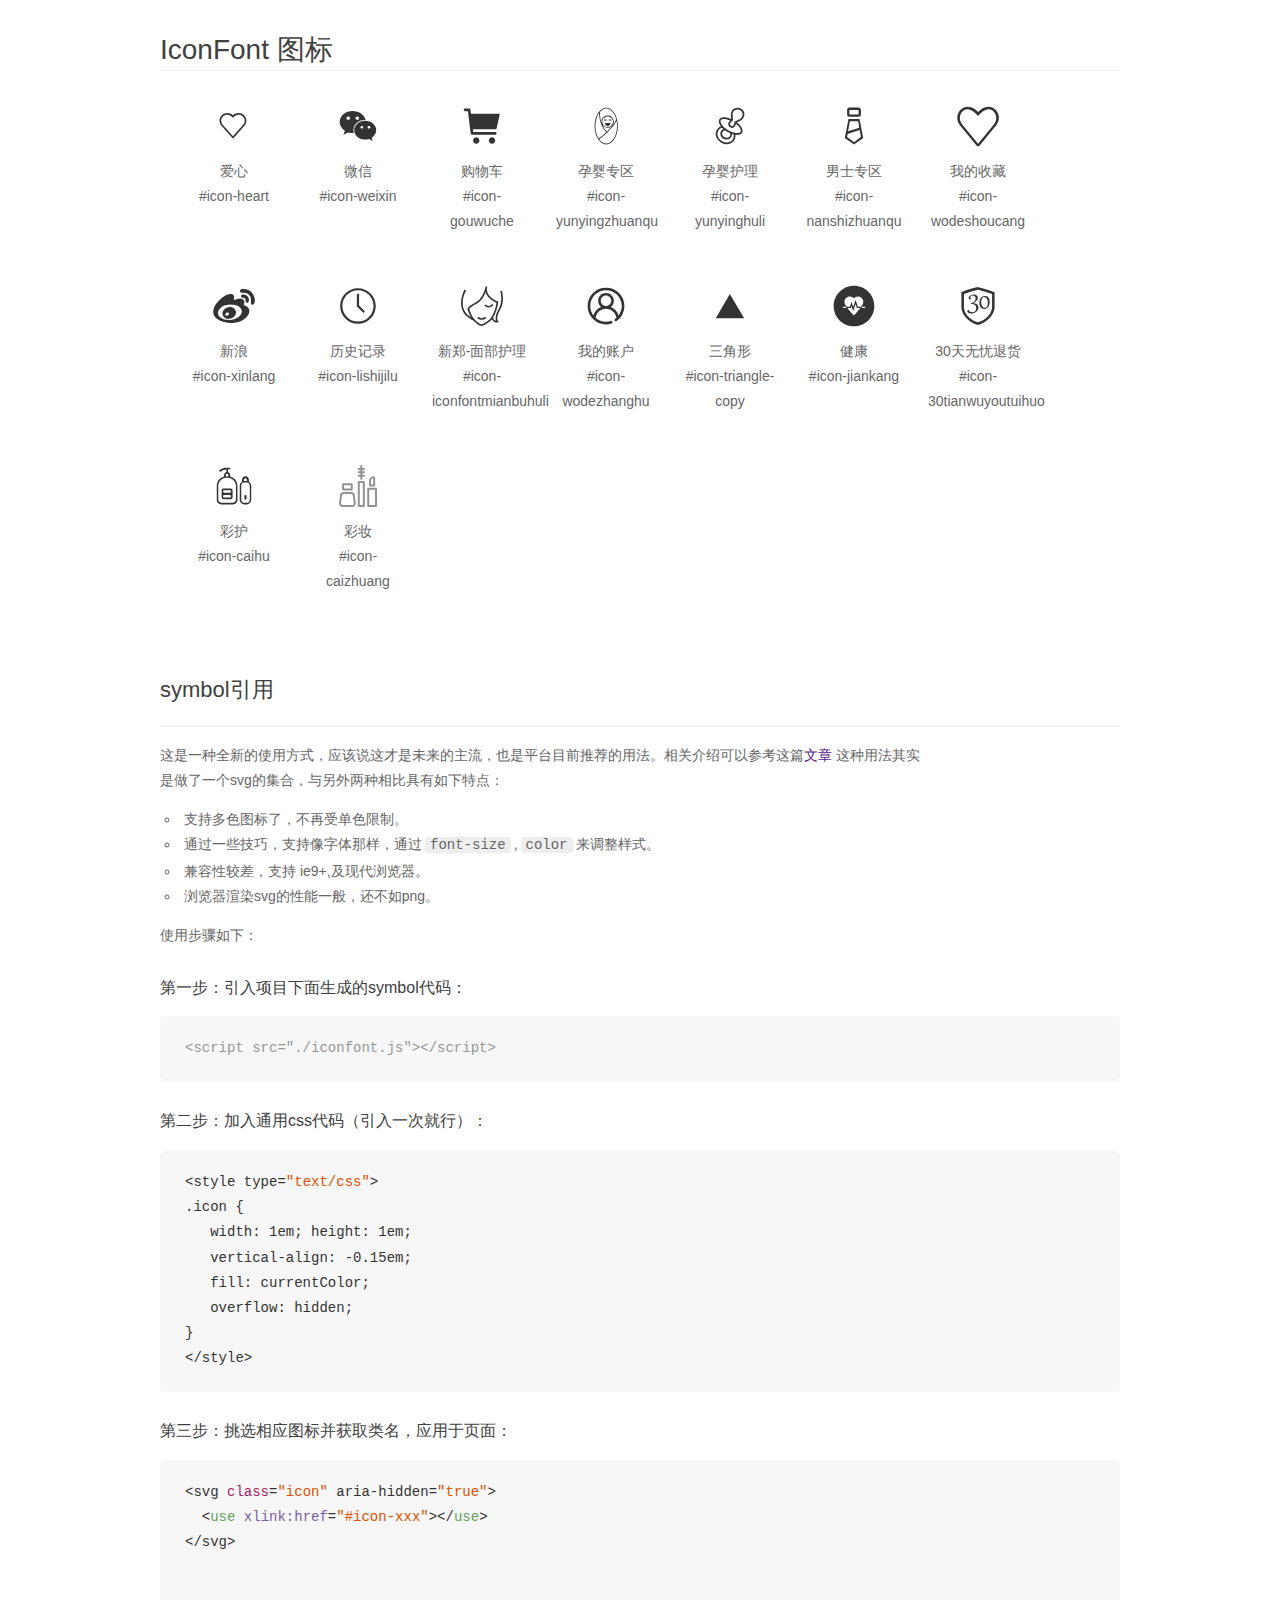
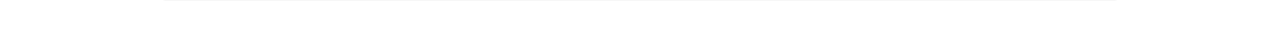
<file: 莎莎案例/css/iconfont1/demo_symbol.html>
<!DOCTYPE html>
<html>
<head>
    <meta charset="utf-8"/>
    <title>IconFont</title>
    <link rel="stylesheet" href="demo.css">
    <script src="iconfont.js"></script>

    <style type="text/css">
        .icon {
          /* 通过设置 font-size 来改变图标大小 */
          width: 1em; height: 1em;
          /* 图标和文字相邻时，垂直对齐 */
          vertical-align: -0.15em;
          /* 通过设置 color 来改变 SVG 的颜色/fill */
          fill: currentColor;
          /* path 和 stroke 溢出 viewBox 部分在 IE 下会显示
             normalize.css 中也包含这行 */
          overflow: hidden;
        }

    </style>
</head>
<body>
    <div class="main markdown">
        <h1>IconFont 图标</h1>
        <ul class="icon_lists clear">
            
                <li>
                    <svg class="icon" aria-hidden="true">
                        <use xlink:href="#icon-heart"></use>
                    </svg>
                    <div class="name">爱心</div>
                    <div class="fontclass">#icon-heart</div>
                </li>
            
                <li>
                    <svg class="icon" aria-hidden="true">
                        <use xlink:href="#icon-weixin"></use>
                    </svg>
                    <div class="name">微信</div>
                    <div class="fontclass">#icon-weixin</div>
                </li>
            
                <li>
                    <svg class="icon" aria-hidden="true">
                        <use xlink:href="#icon-gouwuche"></use>
                    </svg>
                    <div class="name">购物车</div>
                    <div class="fontclass">#icon-gouwuche</div>
                </li>
            
                <li>
                    <svg class="icon" aria-hidden="true">
                        <use xlink:href="#icon-yunyingzhuanqu"></use>
                    </svg>
                    <div class="name">孕婴专区</div>
                    <div class="fontclass">#icon-yunyingzhuanqu</div>
                </li>
            
                <li>
                    <svg class="icon" aria-hidden="true">
                        <use xlink:href="#icon-yunyinghuli"></use>
                    </svg>
                    <div class="name">孕婴护理</div>
                    <div class="fontclass">#icon-yunyinghuli</div>
                </li>
            
                <li>
                    <svg class="icon" aria-hidden="true">
                        <use xlink:href="#icon-nanshizhuanqu"></use>
                    </svg>
                    <div class="name">男士专区</div>
                    <div class="fontclass">#icon-nanshizhuanqu</div>
                </li>
            
                <li>
                    <svg class="icon" aria-hidden="true">
                        <use xlink:href="#icon-wodeshoucang"></use>
                    </svg>
                    <div class="name">我的收藏</div>
                    <div class="fontclass">#icon-wodeshoucang</div>
                </li>
            
                <li>
                    <svg class="icon" aria-hidden="true">
                        <use xlink:href="#icon-xinlang"></use>
                    </svg>
                    <div class="name">新浪</div>
                    <div class="fontclass">#icon-xinlang</div>
                </li>
            
                <li>
                    <svg class="icon" aria-hidden="true">
                        <use xlink:href="#icon-lishijilu"></use>
                    </svg>
                    <div class="name">历史记录</div>
                    <div class="fontclass">#icon-lishijilu</div>
                </li>
            
                <li>
                    <svg class="icon" aria-hidden="true">
                        <use xlink:href="#icon-iconfontmianbuhuli"></use>
                    </svg>
                    <div class="name">新郑-面部护理</div>
                    <div class="fontclass">#icon-iconfontmianbuhuli</div>
                </li>
            
                <li>
                    <svg class="icon" aria-hidden="true">
                        <use xlink:href="#icon-wodezhanghu"></use>
                    </svg>
                    <div class="name">我的账户</div>
                    <div class="fontclass">#icon-wodezhanghu</div>
                </li>
            
                <li>
                    <svg class="icon" aria-hidden="true">
                        <use xlink:href="#icon-triangle-copy"></use>
                    </svg>
                    <div class="name">三角形</div>
                    <div class="fontclass">#icon-triangle-copy</div>
                </li>
            
                <li>
                    <svg class="icon" aria-hidden="true">
                        <use xlink:href="#icon-jiankang"></use>
                    </svg>
                    <div class="name">健康</div>
                    <div class="fontclass">#icon-jiankang</div>
                </li>
            
                <li>
                    <svg class="icon" aria-hidden="true">
                        <use xlink:href="#icon-30tianwuyoutuihuo"></use>
                    </svg>
                    <div class="name">30天无忧退货</div>
                    <div class="fontclass">#icon-30tianwuyoutuihuo</div>
                </li>
            
                <li>
                    <svg class="icon" aria-hidden="true">
                        <use xlink:href="#icon-caihu"></use>
                    </svg>
                    <div class="name">彩护</div>
                    <div class="fontclass">#icon-caihu</div>
                </li>
            
                <li>
                    <svg class="icon" aria-hidden="true">
                        <use xlink:href="#icon-caizhuang"></use>
                    </svg>
                    <div class="name">彩妆</div>
                    <div class="fontclass">#icon-caizhuang</div>
                </li>
            
        </ul>


        <h2 id="symbol-">symbol引用</h2>
        <hr>

        <p>这是一种全新的使用方式，应该说这才是未来的主流，也是平台目前推荐的用法。相关介绍可以参考这篇<a href="">文章</a>
        这种用法其实是做了一个svg的集合，与另外两种相比具有如下特点：</p>
        <ul>
          <li>支持多色图标了，不再受单色限制。</li>
          <li>通过一些技巧，支持像字体那样，通过<code>font-size</code>,<code>color</code>来调整样式。</li>
          <li>兼容性较差，支持 ie9+,及现代浏览器。</li>
          <li>浏览器渲染svg的性能一般，还不如png。</li>
        </ul>
        <p>使用步骤如下：</p>
        <h3 id="-symbol-">第一步：引入项目下面生成的symbol代码：</h3>
        <pre><code class="lang-js hljs javascript"><span class="hljs-comment">&lt;script src="./iconfont.js"&gt;&lt;/script&gt;</span></code></pre>
        <h3 id="-css-">第二步：加入通用css代码（引入一次就行）：</h3>
        <pre><code class="lang-js hljs javascript">&lt;style type=<span class="hljs-string">"text/css"</span>&gt;
.icon {
   width: <span class="hljs-number">1</span>em; height: <span class="hljs-number">1</span>em;
   vertical-align: <span class="hljs-number">-0.15</span>em;
   fill: currentColor;
   overflow: hidden;
}
&lt;<span class="hljs-regexp">/style&gt;</span></code></pre>
        <h3 id="-">第三步：挑选相应图标并获取类名，应用于页面：</h3>
        <pre><code class="lang-js hljs javascript">&lt;svg <span class="hljs-class"><span class="hljs-keyword">class</span></span>=<span class="hljs-string">"icon"</span> aria-hidden=<span class="hljs-string">"true"</span>&gt;<span class="xml"><span class="hljs-tag">
  &lt;<span class="hljs-name">use</span> <span class="hljs-attr">xlink:href</span>=<span class="hljs-string">"#icon-xxx"</span>&gt;</span><span class="hljs-tag">&lt;/<span class="hljs-name">use</span>&gt;</span>
</span>&lt;<span class="hljs-regexp">/svg&gt;
        </span></code></pre>
    </div>
</body>
</html>
</file>
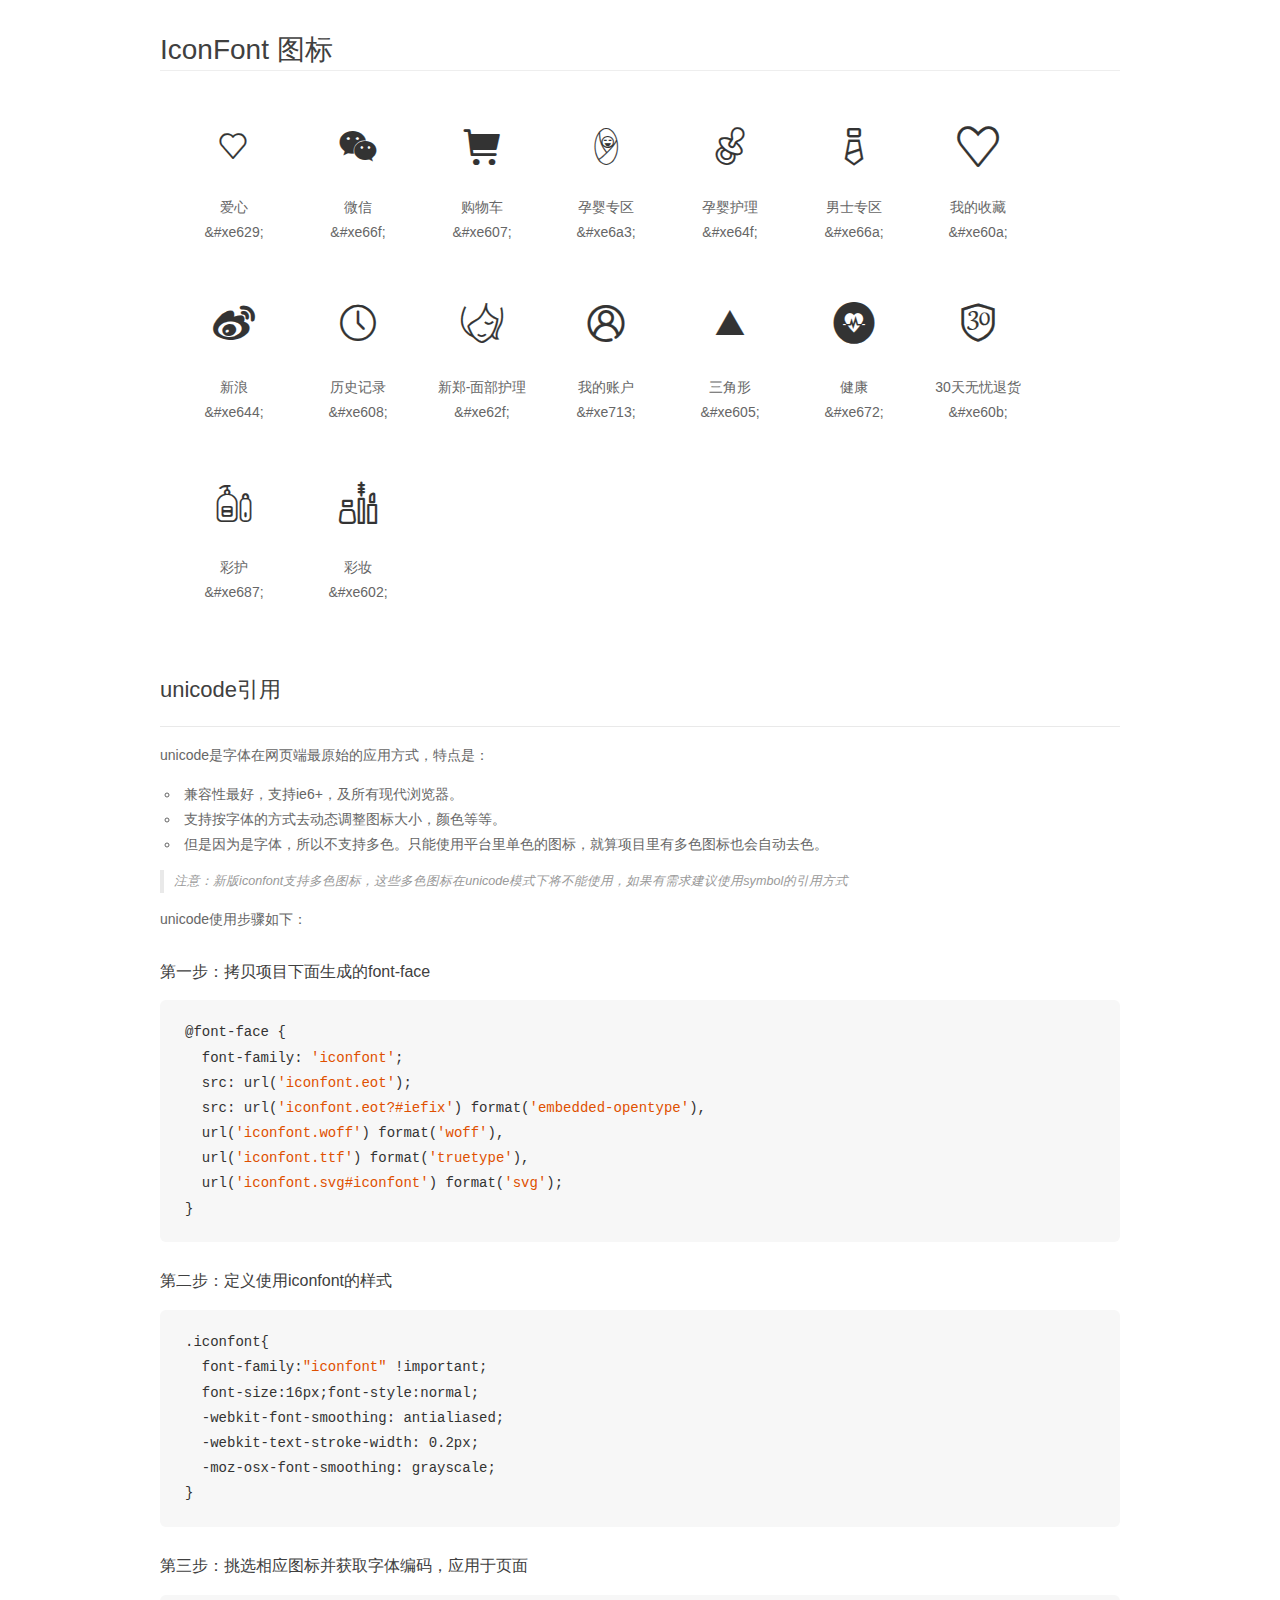
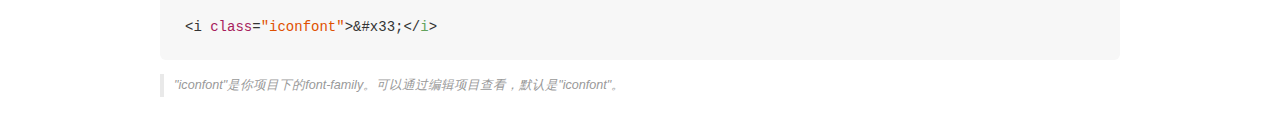
<file: 莎莎案例/css/iconfont1/demo_unicode.html>
<!DOCTYPE html>
<html>
<head>
    <meta charset="utf-8"/>
    <title>IconFont</title>
    <link rel="stylesheet" href="demo.css">

    <style type="text/css">

        @font-face {font-family: "iconfont";
          src: url('iconfont.eot'); /* IE9*/
          src: url('iconfont.eot#iefix') format('embedded-opentype'), /* IE6-IE8 */
          url('iconfont.woff') format('woff'), /* chrome, firefox */
          url('iconfont.ttf') format('truetype'), /* chrome, firefox, opera, Safari, Android, iOS 4.2+*/
          url('iconfont.svg#iconfont') format('svg'); /* iOS 4.1- */
        }

        .iconfont {
          font-family:"iconfont" !important;
          font-size:16px;
          font-style:normal;
          -webkit-font-smoothing: antialiased;
          -webkit-text-stroke-width: 0.2px;
          -moz-osx-font-smoothing: grayscale;
        }

    </style>
</head>
<body>
    <div class="main markdown">
        <h1>IconFont 图标</h1>
        <ul class="icon_lists clear">
            
                <li>
                <i class="icon iconfont">&#xe629;</i>
                    <div class="name">爱心</div>
                    <div class="code">&amp;#xe629;</div>
                </li>
            
                <li>
                <i class="icon iconfont">&#xe66f;</i>
                    <div class="name">微信</div>
                    <div class="code">&amp;#xe66f;</div>
                </li>
            
                <li>
                <i class="icon iconfont">&#xe607;</i>
                    <div class="name">购物车</div>
                    <div class="code">&amp;#xe607;</div>
                </li>
            
                <li>
                <i class="icon iconfont">&#xe6a3;</i>
                    <div class="name">孕婴专区</div>
                    <div class="code">&amp;#xe6a3;</div>
                </li>
            
                <li>
                <i class="icon iconfont">&#xe64f;</i>
                    <div class="name">孕婴护理</div>
                    <div class="code">&amp;#xe64f;</div>
                </li>
            
                <li>
                <i class="icon iconfont">&#xe66a;</i>
                    <div class="name">男士专区</div>
                    <div class="code">&amp;#xe66a;</div>
                </li>
            
                <li>
                <i class="icon iconfont">&#xe60a;</i>
                    <div class="name">我的收藏</div>
                    <div class="code">&amp;#xe60a;</div>
                </li>
            
                <li>
                <i class="icon iconfont">&#xe644;</i>
                    <div class="name">新浪</div>
                    <div class="code">&amp;#xe644;</div>
                </li>
            
                <li>
                <i class="icon iconfont">&#xe608;</i>
                    <div class="name">历史记录</div>
                    <div class="code">&amp;#xe608;</div>
                </li>
            
                <li>
                <i class="icon iconfont">&#xe62f;</i>
                    <div class="name">新郑-面部护理</div>
                    <div class="code">&amp;#xe62f;</div>
                </li>
            
                <li>
                <i class="icon iconfont">&#xe713;</i>
                    <div class="name">我的账户</div>
                    <div class="code">&amp;#xe713;</div>
                </li>
            
                <li>
                <i class="icon iconfont">&#xe605;</i>
                    <div class="name">三角形</div>
                    <div class="code">&amp;#xe605;</div>
                </li>
            
                <li>
                <i class="icon iconfont">&#xe672;</i>
                    <div class="name">健康</div>
                    <div class="code">&amp;#xe672;</div>
                </li>
            
                <li>
                <i class="icon iconfont">&#xe60b;</i>
                    <div class="name">30天无忧退货</div>
                    <div class="code">&amp;#xe60b;</div>
                </li>
            
                <li>
                <i class="icon iconfont">&#xe687;</i>
                    <div class="name">彩护</div>
                    <div class="code">&amp;#xe687;</div>
                </li>
            
                <li>
                <i class="icon iconfont">&#xe602;</i>
                    <div class="name">彩妆</div>
                    <div class="code">&amp;#xe602;</div>
                </li>
            
        </ul>
        <h2 id="unicode-">unicode引用</h2>
        <hr>

        <p>unicode是字体在网页端最原始的应用方式，特点是：</p>
        <ul>
        <li>兼容性最好，支持ie6+，及所有现代浏览器。</li>
        <li>支持按字体的方式去动态调整图标大小，颜色等等。</li>
        <li>但是因为是字体，所以不支持多色。只能使用平台里单色的图标，就算项目里有多色图标也会自动去色。</li>
        </ul>
        <blockquote>
        <p>注意：新版iconfont支持多色图标，这些多色图标在unicode模式下将不能使用，如果有需求建议使用symbol的引用方式</p>
        </blockquote>
        <p>unicode使用步骤如下：</p>
        <h3 id="-font-face">第一步：拷贝项目下面生成的font-face</h3>
        <pre><code class="lang-js hljs javascript">@font-face {
  font-family: <span class="hljs-string">'iconfont'</span>;
  src: url(<span class="hljs-string">'iconfont.eot'</span>);
  src: url(<span class="hljs-string">'iconfont.eot?#iefix'</span>) format(<span class="hljs-string">'embedded-opentype'</span>),
  url(<span class="hljs-string">'iconfont.woff'</span>) format(<span class="hljs-string">'woff'</span>),
  url(<span class="hljs-string">'iconfont.ttf'</span>) format(<span class="hljs-string">'truetype'</span>),
  url(<span class="hljs-string">'iconfont.svg#iconfont'</span>) format(<span class="hljs-string">'svg'</span>);
}
</code></pre>
        <h3 id="-iconfont-">第二步：定义使用iconfont的样式</h3>
        <pre><code class="lang-js hljs javascript">.iconfont{
  font-family:<span class="hljs-string">"iconfont"</span> !important;
  font-size:<span class="hljs-number">16</span>px;font-style:normal;
  -webkit-font-smoothing: antialiased;
  -webkit-text-stroke-width: <span class="hljs-number">0.2</span>px;
  -moz-osx-font-smoothing: grayscale;
}
</code></pre>
        <h3 id="-">第三步：挑选相应图标并获取字体编码，应用于页面</h3>
        <pre><code class="lang-js hljs javascript">&lt;i <span class="hljs-class"><span class="hljs-keyword">class</span></span>=<span class="hljs-string">"iconfont"</span>&gt;&amp;#x33;<span class="xml"><span class="hljs-tag">&lt;/<span class="hljs-name">i</span>&gt;</span></span></code></pre>

        <blockquote>
        <p>"iconfont"是你项目下的font-family。可以通过编辑项目查看，默认是"iconfont"。</p>
        </blockquote>
    </div>


</body>
</html>
</file>
<file: 莎莎案例/css/style.css>
@charset "utf-8";
/* CSS Document */
html,body,ul,li,ol,dl,dd,dt,p,h1,h2,h3,h4,h5,h6,form,fieldset,legend,img,div {margin:0; padding:0;}
html,body,{width:100%;height:100%;}
fieldset,img {border:none;}
img {display:block;}
address,caption,cite,code,dfn,th,var { font-style:normal; font-weight:normal;}
ul,ol {list-style:none;} 

body {color:#333;  font:14px/24px "微软雅黑","宋体","Arial Narrow",HELVETICA; background:#fff;/* overflow-y:scroll;*/ overflow-x:hidden;color:#333;}
 
a {color:#333; text-decoration:none;}
a:hover {color:#333;}
.layout {width:1202px; margin:0 auto; clear:both; }

#white {color:#fff;}
#red{color:red;}
/* adv begin */

.adv{width: 100%;height: 160px;position:relative;}
   
    .adv-top{height: 130px;background: url(../image/1012.png) no-repeat;background-size: 100% 100%;position:relative;}
     .adv-top span{display:block;width: 17px;height: 22px;background-color: rgba(0,0,0,0.3);position: absolute;top:20px;right:52px;text-align: center;font-size: 14px;}

    .adv-bottom{height:30px;background:#F2F2F2;}
      .adv-l{width: 260px;height: 30px;float:left;}
        .adv-l a{color:red;text-decoration: underline;}

      .adv-r{float:right;margin-right: 10px;}
       .adv-r li{padding:0 10px 0;float:left;height:30px;line-height: 30px;text-align: center;position:relative;}
         .adv-r li .u1{position:absolute;width:100px;height: 150px;border: 1px solid #ccc;z-index: 4; background-color: white;display:none;}
         .adv-r li .u2{position:absolute;width:230px;height: 73px;border: 1px solid #ccc;z-index: 4; background-color: white;left:-136px;display:none;}
         .adv-r .u3{position:absolute;width:140px;height: 140px;z-index: 4; background-color: white;left:-136px;display:none;}
        .adv-r .u1 a, .adv-r .u2 a{width: 99px;height: 30px;display:block;width:106px;text-align: center;color:black;}
        .adv-r .u2 a{width: 230px;}
        .adv-r .u3{width: 100px;height: 100px;}
       .adv-r ul li:hover{background-color: #fff; }
  /* adv over */ 


 .footer{width: 100%;height: 100px;background:#000000;font-size: 14px;
    color:white;
    padding-top: 30px;
    text-align: center;
    font-weight: bolder;

}
.footer a{
    color:white;
    margin: 0 5px;
}
</file>
<file: 莎莎案例/css/iconfont/iconfont.css>
@font-face {font-family: "iconfont";
  src: url('iconfont.eot?t=1489714366720'); /* IE9*/
  src: url('iconfont.eot?t=1489714366720#iefix') format('embedded-opentype'), /* IE6-IE8 */
  url('iconfont.woff?t=1489714366720') format('woff'), /* chrome, firefox */
  url('iconfont.ttf?t=1489714366720') format('truetype'), /* chrome, firefox, opera, Safari, Android, iOS 4.2+*/
  url('iconfont.svg?t=1489714366720#iconfont') format('svg'); /* iOS 4.1- */
}

.iconfont {
  font-family:"iconfont" !important;
  font-size:16px;
  font-style:normal;
  -webkit-font-smoothing: antialiased;
  -moz-osx-font-smoothing: grayscale;
}

.icon-fenlei:before { content: "\3452"; }

.icon-heart:before { content: "\e629"; }

.icon-weixin:before { content: "\e66f"; }

.icon-gouwuche:before { content: "\e607"; }

.icon-yunyingzhuanqu:before { content: "\e6a3"; }

.icon-kefu:before { content: "\e611"; }

.icon-yunyinghuli:before { content: "\e64f"; }

.icon-hot:before { content: "\e659"; }

.icon-nanshizhuanqu:before { content: "\e66a"; }

.icon-wodeshoucang:before { content: "\e60a"; }

.icon-xinlang:before { content: "\e644"; }

.icon-lishijilu:before { content: "\e608"; }

.icon-iconfontmianbuhuli:before { content: "\e62f"; }

.icon-wodezhanghu:before { content: "\e713"; }

.icon-triangle-copy:before { content: "\e605"; }

.icon-jiankang:before { content: "\e672"; }

.icon-30tianwuyoutuihuo:before { content: "\e60b"; }

.icon-weixin1:before { content: "\e61e"; }

.icon-caihu:before { content: "\e687"; }

.icon-laba:before { content: "\e60d"; }

.icon-caizhuang:before { content: "\e602"; }
</file>
<file: 莎莎案例/css/index.css>
/* 
* @Author: Marte
* @Date:   2017-03-15 17:05:00
* @Last Modified by:   Marte
* @Last Modified time: 2017-03-19 17:13:54
*/

.ss-bar {width: 30px;background-color: #4c4c4c;position:fixed;top:0px;right:0;z-index: 400;height:100%;} 
.gw{width: 200px;position:absolute;height: 100%;background-color: #fff;right: 10px;top:0;z-index: 320;display:none;}
   .gw li:nth-child(1){height: 40px;border-bottom: 1px solid #666;padding-left: 10px;width: 290px;}
       .gw li:nth-child(1) p{float:left;font-size: 12px;line-height: 40px;}
       .gw li:nth-child(1) span{display:block;float:left;font-size: 16px;border:1px solid #666;border-radius: 50%;background-color:#4c4c4c ;width: 20px;margin-left: 112px;height: 20px;text-align: center;margin-top: 7px;}
    .gw li:nth-child(2) p{font-size: 14px;text-align: center;}
.ss-bar div{padding:0 6px;width: 15px;margin-bottom: 30px;text-align: center;}
.ss-bar div:hover{background-color: #EC3E7D;}
.ss-bar div:nth-child(1):hover{background-color: #4c4c4c;}
.ss-bar div:nth-child(1){padding-top: 40px; }
.ss-bar div:nth-child(2){height: 40px;position:relative;}
.ss-bar div:nth-child(2) span{display:block;position:absolute;left:-200px;height: 22px;width: 92px;color:#fff;background:#3e3e3e;font-size: 16px;top:0;display:none;}
.ss-bar div:nth-child(3){height: 150px;}
  #top a{display:none;color:#fff;font-size: 12px;display:block;width: 20px;text-align: center;}
.ss-bar div a{color:#fff;font-size: 12px;display:block;width: 20px;text-align: center;}
.ss-bar div a i{color:#c69a62 ;font-size: 20px !important;}

/* adv begin */
.adv{width: 100%;height: 160px;position:relative;}
   
    .adv-top{height: 130px;background: url(../image/1012.png) no-repeat;background-size: 100% 100%;position:relative;z-index: 600;}
     .adv-top span{display:block;width: 17px;height: 22px;background-color: rgba(0,0,0,0.3);position: absolute;top:20px;right:52px;text-align: center;font-size: 14px;}

    .adv-bottom{height:30px;background:#F2F2F2;}
      .adv-l{width: 260px;height: 30px;float:left;}
        .adv-l a{color:red;text-decoration: underline;}

      .adv-r{float:right;margin-right: 10px;}
       .adv-r li{padding:0 10px 0;float:left;height:30px;line-height: 30px;text-align: center;position:relative;}
         .adv-r li .u1{position:absolute;width:100px;height: 150px;border: 1px solid #ccc;z-index: 4; background-color: white;display:none;}
         .adv-r li .u2{position:absolute;width:230px;height: 73px;border: 1px solid #ccc;z-index: 4; background-color: white;left:-136px;display:none;}
         .adv-r .u3{position:absolute;width:140px;height: 140px;z-index: 4; background-color: white;left:-136px;display:none;}
        .adv-r .u1 a, .adv-r .u2 a{width: 99px;height: 30px;display:block;width:106px;text-align: center;color:black;}
        .adv-r .u2 a{width: 230px;}
        .adv-r .u3{width: 100px;height: 100px;}
       .adv-r ul li:hover{background-color: #fff; }
  /* adv over */   

 /* header begin */  

.header{height: 131px;background:#FFFFFF;}
  .header-top{height: 98px;}
        .header-top .logo{width: 190px;height: 55px; padding:20px 0 20px 0; margin-right: 210px; float: left;}
   /*  . */
    /*  .header-top .iconfont{padding-right:  15px;font-size: 18px;} */
        .header-top .header-r{float:left;width: 435px;height: 72px;margin-top:23px;}
    
            .search{width: 100%;border:2px solid #EC3E7D;position:relative ;overflow:hidden;}
                .search input{ width: 330px;height: 28px;padding:1px 8px 1px 0;float:left;}
                    .search span{display:block;background:#EC3E7D;text-align: center;line-height: 30px;height: 34px;width: 93px;float:left; color:white;}
         .header-b{height: 36px;overflow:hidden;}
         .header-b .header-left{background-color: black;font:18px/35px '微软雅黑';border:1px solid #eee;width:168px;color:white;padding-left: 22px;overflow: hidden;float:left;cursor:pointer;}
         .header-b .nav{width: 900px;height: 36px;float:left;}
            .header-b .nav >li{float:left;}
               .header-b .nav li>a{display: block;padding:0 9px ;font-size: 16px;color:#111111;cursor: pointer;}
               .header-b .nav li .iconfont{font-size: 20px !important;color:  #FA3778;position:relative;}
               .header-b .nav >li a.sep{width: 20px !important;color:#eee;}
                .header-b .nav >li >a:hover{color: #FA3778;}
                .header-b .nav >li a.sep:hover{color: #eee;}
                 .header-b .nav  .last ul{width:240px;height: 270px;background-color: #fff;position:absolute;right:32px;top:296px;z-index: 10;display:none;}
                  .header-b .nav  .last ul li {height: 28px;line-height: 28px;padding-left: 20px;}
                   .header-b .nav  .last ul li:nth-child(1) a{color: #FA3778;}
                   .header-b .nav  .last ul li:nth-child(1){background-color:#ECECEC;}




        /* .header .nav{height: 35px;width: 812px;} */
   


 /* header over */        
  /* header over */  
/* banner begin */
.banner{height: 420px;background:#ECECEC;position:relative;overflow:hidden;}
  .box{height: 422px;width: 100%;}
            .banner-c{width: 188px;height: 455px;background-color: #FA3778;float:left;position:absolute;top:-36px;left:34px;z-index: 3;position:relative;}

                .banner-c li{height: 51px;width: 168px;border-bottom: 1px dashed white ;text-align: left;font:18px/51px '微软雅黑';padding-left: 20px;}
               .banner .iconfont {
                 font-family:"iconfont" !important;
                 font-size:20px;
                  font-style:normal;}
 
                .banner-c li a{color:white;padding-left: 10px;}
                  .banner-c li{position:relative;}
                  .banner-c li .jimian{position:absolute;left:188px;top:0px;left:190px;width: 335px;height: 610px;background-color: white;padding-left:35px;display:none;}                 
                      .banner-c li .jimian dl{height: 97px;width: 100%;margin-bottom: 10px;}
                  .banner-c li .caizhuang{position:absolute;left:188px;top:0px;left:190px;width: 335px;height: 242px;background-color: white;padding-left:35px;display:none;}
                       .banner-c li .caizhuang dl{height: 70px;margin-bottom: 10px;}
                    .banner-c li .xiangshui{position:absolute;left:188px;top:0px;width: 335px;height: 102px;background-color: white;padding-left:35px;display:none;}

                   .banner-c li .xiangshui dl{height: 70px;margin-bottom: 10px;}
                      .banner-c li .jkmj{position:absolute;left:188px;top:0px;width: 335px;height: 108px;background-color: white;padding-left:35px;display:none;}
                           .banner-c li .jkmj dl{height: 90px;margin-bottom: 10px;}
                            .banner-c li .qtmx{position:absolute;left:188px;top:0px;width: 335px;height: 108px;background-color: white;padding-left:35px;display:none;}
                               .banner-c li .qtmx dl{height: 90px;margin-bottom: 10px;}
                           .banner-c li .own-care{position:absolute;left:188px;top:0px;width: 335px;height: 108px;background-color: white;padding-left:35px;display:none;}
                             .banner-c li .own-care dl{height: 90px;margin-bottom: 10px;}
                            .banner-c li .man-area{position:absolute;left:188px;top:0px;width: 335px;height: 108px;background-color: white;padding-left:35px;display:none;}
                           .banner-c li .man-area dl{height: 90px;margin-bottom: 10px;}
                           .banner-c li .baby-care{position:absolute;left:188px;top:0px;width: 335px;height: 108px;background-color: white;padding-left:35px;display:none;}
                           .banner-c li .baby-care dl{height: 90px;margin-bottom: 10px;}

                         .banner-c li dl dt{font-size: 18px;height:40px;color:#666;font-weight:bolder;}
                          .banner-c li dl dd{width:100%;height: 34px;}
                           .banner-c li  dl dd a{font-size: 12px; color:black;}
                         .banner .banner-c  li div.select{display:block;} 
                          .banner .banner-c  li.active{background-color: white;color:#000;}
                          .banner .banner-c  li.active a{color:#000;}                                         

                            .banner-c .first{height: 35px;background-color: black;font:18px/35px '微软雅黑';border:1px solid #eee;} 
                              .banner-c li:last-child{border-bottom: none;}
                  .ss-imglist{position:relative;z-index: 0;}
                        .ss-imglist li{position:absolute;opacity:0;filter:alpha(opacity:0);}

                         .ss-imglist li:first-child{z-index: 1;opacity: 1;filter: alpha(opacity:100);}
                          .ss-page {position:absolute;left:240px;right:0;bottom: 15px;margin:0 auto;width: 385px;height: 21px;}
                          .ss-page a{display:inline-block;margin:0 5px;width: 15px;height: 15px;border-radius: 50%;transition: background .5s;border:1px solid #666;box-shadow:5px 2px 6px #eee ;}
                           .ss-page .active{background-color: pink;}

/* banner over */
/* inf begin */
.inf{background:#ECECEC;}
/* inf over */

/* contain begin */
.contain{background:#F2F2F2;height: 2700px;}
    .contain .promise{height:192px;background:url(../image/53.png) ;}
    .contain .see-first{height: 6816px;}
    .contain .commom{width: 578px;height: 258px;background-color: #fff;margin-right: 20px;float:left;margin-bottom: 20px;border:1px solid #eee;overflow:hidden;}
      .contain .commom dt{width: 360px;height: 260px;float:left;}
        .contain .commom dt img{width: 360px;height: 260px;}
      #test{width: 200px;float:left;height: 205px;padding-top: 55px;text-align: center;}
        #test h1{font-size: 22px; color:#E93B78;margin-bottom: 14px;}
        #test h3{font-size: 18px; color:#5A5A5A;margin-bottom: 14px;}
        #test a{display: block;width: 108px;height: 33px;background-color: #E93B78;text-align: center;line-height: 33px;margin-left: 50px;margin-top: 34px;}
          #test a:hover{background-color:#C53265 ;}
   
/* contain over */

/* limit-buy begin */
.limit-buy{background:#F2F2F2;height: 3584px;}
    .limt-top{background:url(../image/52.png);height: 133px;}
    .limit-product{overflow:hidden;}
       .limit-com{height: 360px; background-color: white;margin-bottom: 20px;overflow:hidden;}
           .limit-com dt{width: 640px;height: 363px;float:left;}
                .limit-com dt img{width: 640px;height: 363px;}
            .limit-com dd{float:left;width:525px;height: 363px;padding-left: 35px;}
                .limit-com .daojishi{width: 114px;height: 24px;text-align: center;line-height: 24px;margin-top: 40px; margin-bottom: 20px;color:white;background-color: #000;}
                .limit-com h1{font-size: 22px; color:#7A7A7A;margin-bottom: 46px;font-weight: normal;}
                .limit-com h4{color:#666;margin-bottom: 16px;}
                 .limit-com p a{font-size: 30px;color:#FC3F83;font-weight: bolder;}
                 .limit-com p span{text-decoration: line-through; color:#666;}
                  .limit-com h5{margin-top: 10px;color:#666;}
                   .limit-com .rob{width: 92px;height: 30px;background-color: #E93B78;margin-left: 180px;display:block;color:white;text-align: center;line-height: 30px;}

/* limit-buy over */
/* limit-buy begin */
.sales-hot{height: 746px;background:#F2F2F2 ;}
   .sales-hot-t{height: 144px;background: url(../image/54.png);}
   ..sales-hot .layout{height: 66px;}
   .sales-hot-b{height: 66px;background-color:#fff;margin-top: 10px;width: 380px;margin-right: 20px;
    float:left;}
        .sales-hot-b p{height: 63px;font-size: 22px;line-height: 63px;text-align: center;}
        .sales-hot-b dl{width: 380px;height: 100px;margin-bottom: 2px;background-color: #fff; overflow: hidden;}
            .sales-hot-b dl dt{width: 100px;height: 100px;float:left;}
              .sales-hot-b dl dt img{width: 100px;height: 100px;}
             .sales-hot-b dl dd{width: 170px;float:left;height: 100px;padding-left: 10px;}
              .sales-hot-b dl dd h3{color:#666;font-size: 14px;height: 28px;margin:4px 0;text-align: center;}
              .sales-hot-b dl dd p{height:30px;}
              .sales-hot-b dl dd p a{font-size: 16px;color:#FC3F83;font-weight: bolder;}
              .sales-hot-b dl dd p u{font-size: 14px;color:#999999;text-decoration:line-through;}
               .sales-hot-b dl dd p span{font-size: 14px;color:#999999;padding-left:30px;}

/* limit-buy over*/
/* .introduce begin */
.introduce{height: 429px;overflow:hidden;background-color: #fff;}
       .introduce-t{height: 135px;background:url(../image/53.png);}
       .introduce-c{height: 204px;background-color: #fff;}
            .introduce-c ul{width: 150px;height: 204px;margin-right: 25px;float:left;}
            .introduce-c ul li{font-size:14px ;color:#666;margin-bottom: 10px;}

            .introduce-c ul li:nth-child(1){font-size:18px ;color:#222222;font-weight: bolder;margin-top: 40px;}
             .introduce-c dl{float:left;overflow:hidden;padding-top: 50px;}
             .introduce-c dl img{display: block;width: 106px;height: 106px;margin-left: 30px;float:left;}
       .introduce-b{height: 80px;padding-bottom: 10px;}



/* .introduce over */
</file>
<file: 莎莎案例/css/detail.css>
/* 
* @Author: Marte
* @Date:   2017-03-19 10:56:21
* @Last Modified by:   Marte
* @Last Modified time: 2017-03-19 17:28:16
*/


/* ss-bar  begin*/
  .ss-bar {width: 30px;background-color: #4c4c4c;position:fixed;top:0px;right:0;z-index: 400;height:100%;} 
.gw{width: 200px;position:absolute;height: 100%;background-color: #fff;right: 10px;top:0;z-index: 320;display:none;}
   .gw li:nth-child(1){height: 40px;border-bottom: 1px solid #666;padding-left: 10px;width: 290px;}
       .gw li:nth-child(1) p{float:left;font-size: 12px;line-height: 40px;}
       .gw li:nth-child(1) span{display:block;float:left;font-size: 16px;border:1px solid #666;border-radius: 50%;background-color:#4c4c4c ;width: 20px;margin-left: 112px;height: 20px;text-align: center;margin-top: 7px;}
    .gw li:nth-child(2) p{font-size: 14px;text-align: center;}
.ss-bar div{padding:0 6px;width: 15px;margin-bottom: 30px;text-align: center;}
.ss-bar div:hover{background-color: #EC3E7D;}
.ss-bar div:nth-child(1):hover{background-color: #4c4c4c;}
.ss-bar div:nth-child(1){padding-top: 40px; }
.ss-bar div:nth-child(2){height: 40px;position:relative;}
.ss-bar div:nth-child(2) span{display:block;position:absolute;left:-200px;height: 22px;width: 92px;color:#fff;background:#3e3e3e;font-size: 16px;top:0;display:none;}
.ss-bar div:nth-child(3){height: 150px;}
  #top a{display:none;color:#fff;font-size: 12px;display:block;width: 20px;text-align: center;}
.ss-bar div a{color:#fff;font-size: 12px;display:block;width: 20px;text-align: center;}
.ss-bar div a i{color:#c69a62 ;font-size: 20px !important;}
/* ss-bar over */
/* adv begin */
    .adv{height:30px;background:#F2F2F2;}
      .adv-l{width: 260px;height: 30px;float:left;}
        .adv-l a{color:red;text-decoration: underline;}

      .adv-r{float:right;margin-right: 10px;}
       .adv-r li{padding:0 10px 0;float:left;height:30px;line-height: 30px;text-align: center;position:relative;}
         .adv-r li .u1{position:absolute;width:100px;height: 150px;border: 1px solid #ccc;z-index: 4; background-color: white;display:none;}
         .adv-r li .u2{position:absolute;width:230px;height: 73px;border: 1px solid #ccc;z-index: 4; background-color: white;left:-136px;display:none;}
         .adv-r .u3{position:absolute;width:140px;height: 140px;z-index: 4; background-color: white;left:-136px;display:none;}
        .adv-r .u1 a, .adv-r .u2 a{width: 99px;height: 30px;display:block;width:106px;text-align: center;color:black;}
        .adv-r .u2 a{width: 230px;}
        .adv-r .u3{width: 100px;height: 100px;}
       .adv-r ul li:hover{background-color: #fff; }
  /* adv over */   

 /* header begin */  
/*  header begin */

.header{height: 131px;background:#FFFFFF;}
  .header-top{height: 98px;}
        .header-top .logo{width: 190px;height: 55px; padding:20px 0 20px 0; margin-right: 210px; float: left;}
   /*  . */
    /*  .header-top .iconfont{padding-right:  15px;font-size: 18px;} */
        .header-top .header-r{float:left;width: 435px;height: 72px;margin-top:23px;}
    
            .search{width: 100%;border:2px solid #EC3E7D;position:relative ;overflow:hidden;}
                .search input{ width: 330px;height: 28px;padding:1px 8px 1px 0;float:left;}
                    .search span{display:block;background:#EC3E7D;text-align: center;line-height: 30px;height: 34px;width: 93px;float:left; color:white;}
         .header-b{height: 36px;overflow:hidden;}
         .header-b .header-left{background-color: black;font:18px/35px '微软雅黑';border:1px solid #eee;width:168px;color:white;padding-left: 22px;overflow: hidden;float:left;cursor:pointer;}
         .header-b .nav{width: 900px;height: 36px;float:left;}
            .header-b .nav >li{float:left;}
               .header-b .nav li>a{display: block;padding:0 9px ;font-size: 16px;color:#111111;cursor: pointer;}
               .header-b .nav li .iconfont{font-size: 20px !important;color:  #FA3778;position:relative;}
               .header-b .nav >li a.sep{width: 20px !important;color:#eee;}
                .header-b .nav >li >a:hover{color: #FA3778;}
                .header-b .nav >li a.sep:hover{color: #eee;}
                 .header-b .nav  .last ul{width:240px;height: 270px;background-color: #fff;position:absolute;right:32px;top:296px;z-index: 10;display:none;}
                  .header-b .nav  .last ul li {height: 28px;line-height: 28px;padding-left: 20px;}
                   .header-b .nav  .last ul li:nth-child(1) a{color: #FA3778;}
                   .header-b .nav  .last ul li:nth-child(1){background-color:#ECECEC;}




        /* .header .nav{height: 35px;width: 812px;} */
   


 /* header over */        
  /* header over */  
/*   header over */
/* main begin */
.main{height: 3495px;background-color: #EBEBEB;}
/* main over */
/* .introduce begin */
.introduce{height: 429px;overflow:hidden;background-color: #fff;}
       .introduce-t{height: 135px;background:url(../image/53.png);}
       .introduce-c{height: 204px;background-color: #fff;}
            .introduce-c ul{width: 150px;height: 204px;margin-right: 25px;float:left;}
            .introduce-c ul li{font-size:14px ;color:#666;margin-bottom: 10px;}

            .introduce-c ul li:nth-child(1){font-size:18px ;color:#222222;font-weight: bolder;margin-top: 40px;}
             .introduce-c dl{float:left;overflow:hidden;padding-top: 50px;}
             .introduce-c dl img{display: block;width: 106px;height: 106px;margin-left: 30px;float:left;}
       .introduce-b{height: 80px;padding-bottom: 10px;}



/* .introduce over */
</file>
<file: 莎莎案例/css/login.css>
/* 
* @Author: Marte
* @Date:   2017-03-18 18:02:31
* @Last Modified by:   Marte
* @Last Modified time: 2017-03-18 21:09:35
*/
.adv{height:30px;background:#F2F2F2;margin-bottom: 10px;}
.header-main{background-color: #fff;position:relative;height: 95px;}
    .page img{width: 180px;height: 45px;}
.banner{height: 482px;}
   .wrap{overflow:hidden;height: 452px;}
       .wrap-l{height: 482px;width: 600px;float: left;}
          .wrap-l >div{height: 402px;margin:20px 0; width: 600px;background: url(../image/64.png);}
         
       .wrap-r{height: 450px;box-shadow: 0 0 5px #e1e1e1, 0 0 15px #e1e1e1;border:1px solid #eee;float:left;width: 402px;padding-top: 20px;padding-left: 32px;}
       .wrap-r div {height:30px;width: 353px;margin-bottom: 20px;}
       .wrap-r div input{height: 30px;width:337px;outline: none;padding-left: 3px;}
       .wrap-r div:nth-child(4) input{width:30px;height:20px;}
        .wrap-r div:nth-child(1) span:nth-child(1){font-size: 20px;color:#7E5D6C;}
        .wrap-r div:nth-child(1) span:nth-child(2){font-size: 14px;color:#333;padding-left: 110px;}
        .wrap-r div:nth-child(1) a{font-size: 14px;color:#ec3e7d;}
         .wrap-r div:nth-child(4) span:nth-child(1){font-size: 14px;color:#333;}
         .wrap-r div:nth-child(4) span:nth-child(2){font-size: 14px;color:#ec3e7d;}
         .wrap-r div:nth-child(5) {background-color: #EC3E7D;text-align: center;line-height: 30px;}
          .wrap-r div:nth-child(5) a{color:#fff;font-size: 18px;}
          .wrap-r div:nth-child(6){padding-top: 20px;height: 55px;} 
          .wrap-r div:nth-child(2) input{background:url(../image/001.png) no-repeat ;}
          .wrap-r div:nth-child(3) input{background:url(../image/003.png) no-repeat ;}
          .wrap-r div:nth-child(6) a{display:block;float:left;width: 100px;height: 36px;line-height: 36px;}
           .wrap-r div:nth-child(6) a img{width: 30px;height: 36px;float:left;}
</file>
<file: 莎莎案例/css/register.css>
/* 
* @Author: Marte
* @Date:   2017-03-18 21:12:08
* @Last Modified by:   Marte
* @Last Modified time: 2017-03-19 17:19:56
*/
.adv{height:30px;background:#F2F2F2;margin-bottom: 10px;}
.header-main{background-color: #fff;position:relative;height: 95px;}
    .page img{width: 180px;height: 45px;}
.banner{height: 482px;}
   .wrap{overflow:hidden;height: 452px;}
       .wrap-l{height: 482px;width: 600px;float: left;}
          .wrap-l >div{height: 402px;margin:20px 0; width: 600px;background: url(../image/66.png)no-repeat;}
         
       .wrap-r{height: 450px;box-shadow: 0 0 5px #e1e1e1, 0 0 15px #e1e1e1;border:1px solid #eee;float:left;width: 402px;padding-top: 20px;padding-left: 32px;}
       .wrap-r div {height:30px;width: 353px;margin-bottom: 20px;}
       .wrap-r div input{height: 30px;width:337px;outline: none;padding-left: 3px;}
       .wrap-r div:nth-child(5) input{width:70px;height:20px;padding-left: 10px;}
        .wrap-r div:nth-child(1) span:nth-child(1){font-size: 20px;color:#7E5D6C;}
        .wrap-r div:nth-child(1) span:nth-child(2){font-size: 14px;color:#333;padding-left: 110px;}
        .wrap-r div:nth-child(1) a{font-size: 14px;color:#ec3e7d;}
         .wrap-r div:nth-child(4) span:nth-child(1){font-size: 14px;color:#333;}
         .wrap-r div:nth-child(4) span:nth-child(2){font-size: 14px;color:#ec3e7d;}
        .wrap-r div:nth-child(6) input{width: 20px;height: 20px;}
        .wrap-r div:nth-child(6) span{color:#3e3e3e;font-size: 14px;cursor: pointer;} 
         /*  .wrap-r div:nth-child(5) a{} */
         .wrap-r div:nth-child(7) {background-color: #EC3E7D;text-align: center;line-height: 30px;}
           .wrap-r div:nth-child(7) a{color:#fff;font-size: 18px;}
</file>
<file: 莎莎案例/css/iconfont/demo.css>
*{margin: 0;padding: 0;list-style: none;}
/*
KISSY CSS Reset
理念：1. reset 的目的不是清除浏览器的默认样式，这仅是部分工作。清除和重置是紧密不可分的。
2. reset 的目的不是让默认样式在所有浏览器下一致，而是减少默认样式有可能带来的问题。
3. reset 期望提供一套普适通用的基础样式。但没有银弹，推荐根据具体需求，裁剪和修改后再使用。
特色：1. 适应中文；2. 基于最新主流浏览器。
维护：玉伯<lifesinger@gmail.com>, 正淳<ragecarrier@gmail.com>
 */

/** 清除内外边距 **/
body, h1, h2, h3, h4, h5, h6, hr, p, blockquote, /* structural elements 结构元素 */
dl, dt, dd, ul, ol, li, /* list elements 列表元素 */
pre, /* text formatting elements 文本格式元素 */
form, fieldset, legend, button, input, textarea, /* form elements 表单元素 */
th, td /* table elements 表格元素 */ {
  margin: 0;
  padding: 0;
}

/** 设置默认字体 **/
body,
button, input, select, textarea /* for ie */ {
  font: 12px/1.5 tahoma, arial, \5b8b\4f53, sans-serif;
}
h1, h2, h3, h4, h5, h6 { font-size: 100%; }
address, cite, dfn, em, var { font-style: normal; } /* 将斜体扶正 */
code, kbd, pre, samp { font-family: courier new, courier, monospace; } /* 统一等宽字体 */
small { font-size: 12px; } /* 小于 12px 的中文很难阅读，让 small 正常化 */

/** 重置列表元素 **/
ul, ol { list-style: none; }

/** 重置文本格式元素 **/
a { text-decoration: none; }
a:hover { text-decoration: underline; }


/** 重置表单元素 **/
legend { color: #000; } /* for ie6 */
fieldset, img { border: 0; } /* img 搭车：让链接里的 img 无边框 */
button, input, select, textarea { font-size: 100%; } /* 使得表单元素在 ie 下能继承字体大小 */
/* 注：optgroup 无法扶正 */

/** 重置表格元素 **/
table { border-collapse: collapse; border-spacing: 0; }

/* 清除浮动 */
.ks-clear:after, .clear:after {
  content: '\20';
  display: block;
  height: 0;
  clear: both;
}
.ks-clear, .clear {
  *zoom: 1;
}

.main {
  padding: 30px 100px;
width: 960px;
margin: 0 auto;
}
.main h1{font-size:36px; color:#333; text-align:left;margin-bottom:30px; border-bottom: 1px solid #eee;}

.helps{margin-top:40px;}
.helps pre{
  padding:20px;
  margin:10px 0;
  border:solid 1px #e7e1cd;
  background-color: #fffdef;
  overflow: auto;
}

.icon_lists{
  width: 100% !important;

}

.icon_lists li{
  float:left;
  width: 100px;
  height:180px;
  text-align: center;
  list-style: none !important;
}
.icon_lists .icon{
  font-size: 42px;
  line-height: 100px;
  margin: 10px 0;
  color:#333;
  -webkit-transition: font-size 0.25s ease-out 0s;
  -moz-transition: font-size 0.25s ease-out 0s;
  transition: font-size 0.25s ease-out 0s;

}
.icon_lists .icon:hover{
  font-size: 100px;
}



.markdown {
  color: #666;
  font-size: 14px;
  line-height: 1.8;
}

.highlight {
  line-height: 1.5;
}

.markdown img {
  vertical-align: middle;
  max-width: 100%;
}

.markdown h1 {
  color: #404040;
  font-weight: 500;
  line-height: 40px;
  margin-bottom: 24px;
}

.markdown h2,
.markdown h3,
.markdown h4,
.markdown h5,
.markdown h6 {
  color: #404040;
  margin: 1.6em 0 0.6em 0;
  font-weight: 500;
  clear: both;
}

.markdown h1 {
  font-size: 28px;
}

.markdown h2 {
  font-size: 22px;
}

.markdown h3 {
  font-size: 16px;
}

.markdown h4 {
  font-size: 14px;
}

.markdown h5 {
  font-size: 12px;
}

.markdown h6 {
  font-size: 12px;
}

.markdown hr {
  height: 1px;
  border: 0;
  background: #e9e9e9;
  margin: 16px 0;
  clear: both;
}

.markdown p,
.markdown pre {
  margin: 1em 0;
}

.markdown > p,
.markdown > blockquote,
.markdown > .highlight,
.markdown > ol,
.markdown > ul {
  width: 80%;
}

.markdown ul > li {
  list-style: circle;
}

.markdown > ul li,
.markdown blockquote ul > li {
  margin-left: 20px;
  padding-left: 4px;
}

.markdown > ul li p,
.markdown > ol li p {
  margin: 0.6em 0;
}

.markdown ol > li {
  list-style: decimal;
}

.markdown > ol li,
.markdown blockquote ol > li {
  margin-left: 20px;
  padding-left: 4px;
}

.markdown code {
  margin: 0 3px;
  padding: 0 5px;
  background: #eee;
  border-radius: 3px;
}

.markdown pre {
  border-radius: 6px;
  background: #f7f7f7;
  padding: 20px;
}

.markdown pre code {
  border: none;
  background: #f7f7f7;
  margin: 0;
}

.markdown strong,
.markdown b {
  font-weight: 600;
}

.markdown > table {
  border-collapse: collapse;
  border-spacing: 0px;
  empty-cells: show;
  border: 1px solid #e9e9e9;
  width: 95%;
  margin-bottom: 24px;
}

.markdown > table th {
  white-space: nowrap;
  color: #333;
  font-weight: 600;

}

.markdown > table th,
.markdown > table td {
  border: 1px solid #e9e9e9;
  padding: 8px 16px;
  text-align: left;
}

.markdown > table th {
  background: #F7F7F7;
}

.markdown blockquote {
  font-size: 90%;
  color: #999;
  border-left: 4px solid #e9e9e9;
  padding-left: 0.8em;
  margin: 1em 0;
  font-style: italic;
}

.markdown blockquote p {
  margin: 0;
}

.markdown .anchor {
  opacity: 0;
  transition: opacity 0.3s ease;
  margin-left: 8px;
}

.markdown .waiting {
  color: #ccc;
}

.markdown h1:hover .anchor,
.markdown h2:hover .anchor,
.markdown h3:hover .anchor,
.markdown h4:hover .anchor,
.markdown h5:hover .anchor,
.markdown h6:hover .anchor {
  opacity: 1;
  display: inline-block;
}

.markdown > br,
.markdown > p > br {
  clear: both;
}


.hljs {
  display: block;
  background: white;
  padding: 0.5em;
  color: #333333;
  overflow-x: auto;
}

.hljs-comment,
.hljs-meta {
  color: #969896;
}

.hljs-string,
.hljs-variable,
.hljs-template-variable,
.hljs-strong,
.hljs-emphasis,
.hljs-quote {
  color: #df5000;
}

.hljs-keyword,
.hljs-selector-tag,
.hljs-type {
  color: #a71d5d;
}

.hljs-literal,
.hljs-symbol,
.hljs-bullet,
.hljs-attribute {
  color: #0086b3;
}

.hljs-section,
.hljs-name {
  color: #63a35c;
}

.hljs-tag {
  color: #333333;
}

.hljs-title,
.hljs-attr,
.hljs-selector-id,
.hljs-selector-class,
.hljs-selector-attr,
.hljs-selector-pseudo {
  color: #795da3;
}

.hljs-addition {
  color: #55a532;
  background-color: #eaffea;
}

.hljs-deletion {
  color: #bd2c00;
  background-color: #ffecec;
}

.hljs-link {
  text-decoration: underline;
}

pre{
  background: #fff;
}
</file>
<file: 莎莎案例/css/iconfont1/demo.css>
*{margin: 0;padding: 0;list-style: none;}
/*
KISSY CSS Reset
理念：1. reset 的目的不是清除浏览器的默认样式，这仅是部分工作。清除和重置是紧密不可分的。
2. reset 的目的不是让默认样式在所有浏览器下一致，而是减少默认样式有可能带来的问题。
3. reset 期望提供一套普适通用的基础样式。但没有银弹，推荐根据具体需求，裁剪和修改后再使用。
特色：1. 适应中文；2. 基于最新主流浏览器。
维护：玉伯<lifesinger@gmail.com>, 正淳<ragecarrier@gmail.com>
 */

/** 清除内外边距 **/
body, h1, h2, h3, h4, h5, h6, hr, p, blockquote, /* structural elements 结构元素 */
dl, dt, dd, ul, ol, li, /* list elements 列表元素 */
pre, /* text formatting elements 文本格式元素 */
form, fieldset, legend, button, input, textarea, /* form elements 表单元素 */
th, td /* table elements 表格元素 */ {
  margin: 0;
  padding: 0;
}

/** 设置默认字体 **/
body,
button, input, select, textarea /* for ie */ {
  font: 12px/1.5 tahoma, arial, \5b8b\4f53, sans-serif;
}
h1, h2, h3, h4, h5, h6 { font-size: 100%; }
address, cite, dfn, em, var { font-style: normal; } /* 将斜体扶正 */
code, kbd, pre, samp { font-family: courier new, courier, monospace; } /* 统一等宽字体 */
small { font-size: 12px; } /* 小于 12px 的中文很难阅读，让 small 正常化 */

/** 重置列表元素 **/
ul, ol { list-style: none; }

/** 重置文本格式元素 **/
a { text-decoration: none; }
a:hover { text-decoration: underline; }


/** 重置表单元素 **/
legend { color: #000; } /* for ie6 */
fieldset, img { border: 0; } /* img 搭车：让链接里的 img 无边框 */
button, input, select, textarea { font-size: 100%; } /* 使得表单元素在 ie 下能继承字体大小 */
/* 注：optgroup 无法扶正 */

/** 重置表格元素 **/
table { border-collapse: collapse; border-spacing: 0; }

/* 清除浮动 */
.ks-clear:after, .clear:after {
  content: '\20';
  display: block;
  height: 0;
  clear: both;
}
.ks-clear, .clear {
  *zoom: 1;
}

.main {
  padding: 30px 100px;
width: 960px;
margin: 0 auto;
}
.main h1{font-size:36px; color:#333; text-align:left;margin-bottom:30px; border-bottom: 1px solid #eee;}

.helps{margin-top:40px;}
.helps pre{
  padding:20px;
  margin:10px 0;
  border:solid 1px #e7e1cd;
  background-color: #fffdef;
  overflow: auto;
}

.icon_lists{
  width: 100% !important;

}

.icon_lists li{
  float:left;
  width: 100px;
  height:180px;
  text-align: center;
  list-style: none !important;
}
.icon_lists .icon{
  font-size: 42px;
  line-height: 100px;
  margin: 10px 0;
  color:#333;
  -webkit-transition: font-size 0.25s ease-out 0s;
  -moz-transition: font-size 0.25s ease-out 0s;
  transition: font-size 0.25s ease-out 0s;

}
.icon_lists .icon:hover{
  font-size: 100px;
}



.markdown {
  color: #666;
  font-size: 14px;
  line-height: 1.8;
}

.highlight {
  line-height: 1.5;
}

.markdown img {
  vertical-align: middle;
  max-width: 100%;
}

.markdown h1 {
  color: #404040;
  font-weight: 500;
  line-height: 40px;
  margin-bottom: 24px;
}

.markdown h2,
.markdown h3,
.markdown h4,
.markdown h5,
.markdown h6 {
  color: #404040;
  margin: 1.6em 0 0.6em 0;
  font-weight: 500;
  clear: both;
}

.markdown h1 {
  font-size: 28px;
}

.markdown h2 {
  font-size: 22px;
}

.markdown h3 {
  font-size: 16px;
}

.markdown h4 {
  font-size: 14px;
}

.markdown h5 {
  font-size: 12px;
}

.markdown h6 {
  font-size: 12px;
}

.markdown hr {
  height: 1px;
  border: 0;
  background: #e9e9e9;
  margin: 16px 0;
  clear: both;
}

.markdown p,
.markdown pre {
  margin: 1em 0;
}

.markdown > p,
.markdown > blockquote,
.markdown > .highlight,
.markdown > ol,
.markdown > ul {
  width: 80%;
}

.markdown ul > li {
  list-style: circle;
}

.markdown > ul li,
.markdown blockquote ul > li {
  margin-left: 20px;
  padding-left: 4px;
}

.markdown > ul li p,
.markdown > ol li p {
  margin: 0.6em 0;
}

.markdown ol > li {
  list-style: decimal;
}

.markdown > ol li,
.markdown blockquote ol > li {
  margin-left: 20px;
  padding-left: 4px;
}

.markdown code {
  margin: 0 3px;
  padding: 0 5px;
  background: #eee;
  border-radius: 3px;
}

.markdown pre {
  border-radius: 6px;
  background: #f7f7f7;
  padding: 20px;
}

.markdown pre code {
  border: none;
  background: #f7f7f7;
  margin: 0;
}

.markdown strong,
.markdown b {
  font-weight: 600;
}

.markdown > table {
  border-collapse: collapse;
  border-spacing: 0px;
  empty-cells: show;
  border: 1px solid #e9e9e9;
  width: 95%;
  margin-bottom: 24px;
}

.markdown > table th {
  white-space: nowrap;
  color: #333;
  font-weight: 600;

}

.markdown > table th,
.markdown > table td {
  border: 1px solid #e9e9e9;
  padding: 8px 16px;
  text-align: left;
}

.markdown > table th {
  background: #F7F7F7;
}

.markdown blockquote {
  font-size: 90%;
  color: #999;
  border-left: 4px solid #e9e9e9;
  padding-left: 0.8em;
  margin: 1em 0;
  font-style: italic;
}

.markdown blockquote p {
  margin: 0;
}

.markdown .anchor {
  opacity: 0;
  transition: opacity 0.3s ease;
  margin-left: 8px;
}

.markdown .waiting {
  color: #ccc;
}

.markdown h1:hover .anchor,
.markdown h2:hover .anchor,
.markdown h3:hover .anchor,
.markdown h4:hover .anchor,
.markdown h5:hover .anchor,
.markdown h6:hover .anchor {
  opacity: 1;
  display: inline-block;
}

.markdown > br,
.markdown > p > br {
  clear: both;
}


.hljs {
  display: block;
  background: white;
  padding: 0.5em;
  color: #333333;
  overflow-x: auto;
}

.hljs-comment,
.hljs-meta {
  color: #969896;
}

.hljs-string,
.hljs-variable,
.hljs-template-variable,
.hljs-strong,
.hljs-emphasis,
.hljs-quote {
  color: #df5000;
}

.hljs-keyword,
.hljs-selector-tag,
.hljs-type {
  color: #a71d5d;
}

.hljs-literal,
.hljs-symbol,
.hljs-bullet,
.hljs-attribute {
  color: #0086b3;
}

.hljs-section,
.hljs-name {
  color: #63a35c;
}

.hljs-tag {
  color: #333333;
}

.hljs-title,
.hljs-attr,
.hljs-selector-id,
.hljs-selector-class,
.hljs-selector-attr,
.hljs-selector-pseudo {
  color: #795da3;
}

.hljs-addition {
  color: #55a532;
  background-color: #eaffea;
}

.hljs-deletion {
  color: #bd2c00;
  background-color: #ffecec;
}

.hljs-link {
  text-decoration: underline;
}

pre{
  background: #fff;
}
</file>
